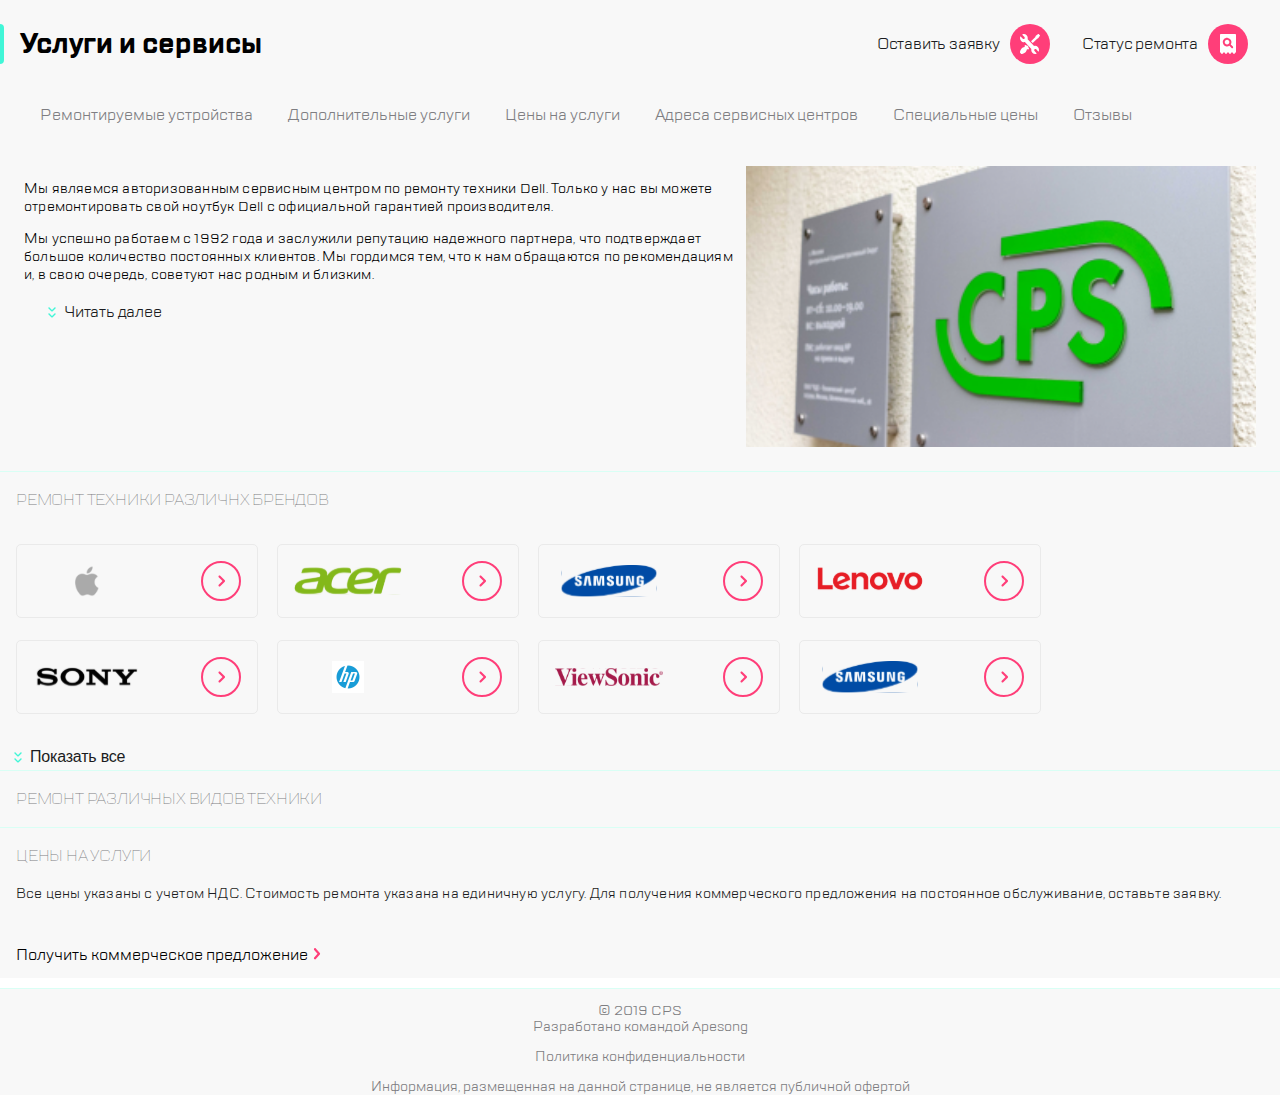
<file: index.html>
<!DOCTYPE html>
<html>
    <head>
        <meta charset="utf-8">
        <meta name = "viewport" content="width=device-width", initial-scale = 1>
        <link rel="stylesheet" href="https://cdn.jsdelivr.net/npm/swiper@10/swiper-bundle.min.css" />
        <link rel="stylesheet" href="style.css">
        <link rel="stylesheet" href="fonts/TTLakes/stylesheet.css">
        <title>1.3</title>
    </head>
    <body>
        <nav class = "navigation">     
                <div class="navigation__menu navigation__button">
                    <img class = "navigation__icon" src = "img/icon.svg" alt="main page">
                </div>
                <a class = "navigation_logo">
                    <img class = "navigation__icon" src="img/Group.svg" alt = "main-page">
                </a>
                <div class = "navigation__divider"></div>
                <div class = "navigation__call navigation__button">
                    <img class = "navigation__icon" src = "img/icon_call.svg" alt = "to_call">
                </div> 
                <div class = "navigation__chat navigation__button">
                    <img class = "navigation__icon" src = "img/icon_chat.svg">
                </div> 
                <div class = "navigation__profile navigation__button">
                    <img class = "navigation__icon" src = "img/icon_profile.svg">
                </div> 
        
                <div class = "navigation__repair navigation__button"> 
                    <img class = "navigation__icon" src = "img/icon_repair.svg" alt = "reapir-info">
                </div>
                <div class = "navigation__checkstatus navigation__button">
                    <img class = "navigation__icon" src = "img/icon_checkstatus.svg" alt = "checkstatus-info">
                </div>           
        </nav>
        <nav class = navigation768>
            <div class = "navigation768_leftside">
                <div class="navigation__menu navigation__button">
                    <img class = "navigation__icon" src = "img/icon.svg" alt="main page">
                </div>
                <a class = "navigation_logo">
                    <img class = "navigation__icon" src="img/Group.svg" alt = "main-page">
                </a>
                <div class = "navigation__divider"> </div>
            </div>
            <div class = "navigation768_rightside">
                <div class = "navigation__call navigation__button">
                    <img class = "navigation__icon" src = "img/icon_call.svg" alt = "to_call">
                </div> 
                <div class = "navigation__chat navigation__button">
                    <img class = "navigation__icon" src = "img/icon_chat.svg">
                </div> 
                <div class = "navigation__profile navigation__button">
                    <img class = "navigation__icon" src = "img/icon_profile.svg">
                </div> 
                <div class = "navigation__divider"></div>
                <div class = "navigation__repair navigation__button"> 
                    <img class = "navigation__icon" src = "img/icon_repair.svg" alt = "reapir-info">
                </div>
                <div class = "navigation__checkstatus navigation__button">
                    <img class = "navigation__icon" src = "img/icon_checkstatus.svg" alt = "checkstatus-info">
                </div> 
            </div>
        </nav>
        <main class = "main">
            <div class = "main__header">
                <p class = "main__title">
                    Услуги и сервисы
                </p>
                <nav class = "main__header-navigator">
                    <a href = "#" class = "main__header-navigator-1120">
                        <p class = "item_alt">Оставить заявку</p>
                        <div class = "navigation__repair navigation__button"> 
                            <img class = "navigation__icon" src = "img/icon_repair.svg" alt = "reapir-info">
                        </div>
                    </a>
                    <a href = "#" class = "main__header-navigator-1120">
                        <p class = "item_alt">Статус ремонта</p>
                        <div class = "navigation__checkstatus navigation__button">
                            <img class = "navigation__icon" src = "img/icon_checkstatus.svg" alt = "checkstatus-info">
                        </div>
                    </a>
                </nav>
            </div>
            <div class="scrollmenu">
                <a href="wc1.5/index.html">Ремонтируемые устройства</a>
                <a href="#ex_srvices">Дополнительные услуги</a>
                <a href="#prices">Цены на услуги</a>
                <a href="#contacts">Адреса сервисных центров</a>
                <a href="#spec_prices">Специальные цены</a>
                <a href="#feedback">Отзывы</a>
            </div>
            <section class = "readmore">
                <article>
                    <p class = "readmore__title">Мы являемся авторизованным
                        сервисным центром по ремонту техники 
                        Dell. Только у нас вы можете
                        отремонтировать свой ноутбук Dell с 
                        официальной гарантией производителя.
                    </p>
                    <p class = "readmore__title2">
                        Мы успешно работаем с 1992 года и заслужили репутацию надежного 
                        партнера<span class = "readmore__title2-second-part">, что подтверждает большое количество постоянных клиентов. 
                        Мы гордимся тем, что к нам обращаются по рекомендациям и, в свою 
                        очередь, советуют нас родным и близким.</span>
                    </p>
                    <p class = "readmore__go-far-button">Читать далее</p>
                </article>
                <img class = "readmore__office-info-picture" src = "img/picture1.png" alt = "office_info">
            </section>
            <div class = "services-menu">
                <header class = "services-menu__header">
                    <h1>Ремонт техники различнх брендов</h1>
                </header>
                <div class = "swiper">
                    <div class = "swiper-wrapper">
                        <div class = "swiper-slide">
                            <img class = "brand_logo" src = "img/apple_logo.svg">
                            <img class = "goBtn_logo" src = "img/go_logo.svg">
                        </div>
                        <div class = "swiper-slide">
                            <img class = "brand_logo" src = "img/acer_logo.svg">
                            <img class = "goBtn_logo" src = "img/go_logo.svg">
                        </div>
                        <div class = "swiper-slide">
                            <img class = "brand_logo" src = "img/samsung_logo.svg">
                            <img class = "goBtn_logo" src = "img/go_logo.svg">
                        </div>
                        <div class = "swiper-slide">
                            <img class = "brand_logo" src = "img/lenovo_logo.svg">
                            <img class = "goBtn_logo" src = "img/go_logo.svg">
                        </div>
                    </div>
                    <div class="swiper-pagination"></div>
                </div>
                <div class = "services-menu">
                    <div class = "brand_select">
                        <img class = "brand_logo" src = "img/apple_logo.svg">
                        <img class = "goBtn_logo" src = "img/go_logo.svg">
                    </div>
                    <div class = "brand_select">
                        <img class = "brand_logo" src = "img/acer_logo.svg">
                        <img class = "goBtn_logo" src = "img/go_logo.svg">
                    </div>
                    <div class = "brand_select">
                        <img class = "brand_logo" src = "img/samsung_logo.svg">
                        <img class = "goBtn_logo" src = "img/go_logo.svg">
                    </div>
                    <div class = "brand_select">
                        <img class = "brand_logo" src = "img/lenovo_logo.svg">
                        <img class = "goBtn_logo" src = "img/go_logo.svg">
                    </div>
                    <div class = "brand_select">
                        <img class = "brand_logo" src = "img/sony_logo.svg">
                        <img class = "goBtn_logo" src = "img/go_logo.svg"> 
                    </div>
                    <div class = "brand_select">
                        <img class = "brand_logo" src = "img/hp_logo.svg">
                        <img class = "goBtn_logo" src = "img/go_logo.svg">
                    </div>
                    <div class = "brand_select">
                        <img class = "brand_logo" src = "img/viewsonic_logo.svg">
                        <img class = "goBtn_logo" src = "img/go_logo.svg">
                    </div>
                    <div class = "brand_select">
                        <img class = "brand_logo" src = "img/samsung_logo.svg">
                        <img class = "goBtn_logo" src = "img/go_logo.svg">
                    </div>
                    <div class = "brand_select">
                        <img class = "brand_logo" src = "img/sony_logo.svg">
                        <img class = "goBtn_logo" src = "img/go_logo.svg">
                    </div>
                    <div class = "brand_select">
                        <img class = "brand_logo" src = "img/acer_logo.svg">
                        <img class = "goBtn_logo" src = "img/go_logo.svg">
                    </div>
                    <div class = "brand_select">
                        <img class = "brand_logo" src = "img/apple_logo.svg">
                        <img class = "goBtn_logo" src = "img/go_logo.svg">
                    </div>
                    <button type= "button" class = "button">
                        <span class = "extra-item__visiable">Показать все</span>
                    </button>
                </div>
            </div>
            <div class = "repair-menu">
                <header class = "repair-menu__header services-menu__header">
                    <h1>Ремонт различных видов техники</h1>
                </header>
                <div class = "swiper swiper__repair">
                    <div class="swiper-wrapper">
                        <div class="swiper-slide repair-menu__slide">
                            <span class = "repair-menu__slide__header">Ремонт ноутбуков</span>
                            <img class = "repair-menu__slide__goBtn_logo" src = "img/go_logo.svg">
                        </div>
                        <div class="swiper-slide repair-menu__slide">
                            <span class = "repair-menu__slide__header">Ремонт планшетов</span>
                            <img class = "repair-menu__slide__goBtn_logo" src = "img/go_logo.svg">
                        </div>
                        <div class="swiper-slide repair-menu__slide">
                            <span class = "repair-menu__slide__header">Ремонт ПК</span>
                            <img class = "repair-menu__slide__goBtn_logo" src = "img/go_logo.svg">
                        </div>
                        <div class="swiper-slide repair-menu__slide">
                            <span class = "repair-menu__slide__header">Ремонт Мониторов</span>
                            <img class = "repair-menu__slide__goBtn_logo" src = "img/go_logo.svg">
                        </div>
                    </div>
                    <div class="swiper-pagination"></div>               
                </div>
            </div>
            <div class = "prices-menu">
                <header class = "prices-menu__header services-menu__header">
                    <h1>Цены на услуги</h1>
                </header>
                <div class = "swiper swiper__prices">
                    <div class="swiper-wrapper">
                        <div class="swiper-slide prices-menu__slide">
                            <aside class = "prices-menu__slide__info">
                                <p class = "prices-menu__slide__info__title">Ремонтные услуги</p>
                                <p class = "prices-menu__slide__info__aside">Тестирование с выдачей<br>технического заключения</p>
                                <p class = "prices-menu__slide__info__title">Цена</p>
                                <p class = "prices-menu__slide__info__aside">Бесплатно</p>
                                <p class = "prices-menu__slide__info__title">Срок</p>
                                <p class = "prices-menu__slide__info__aside">30-120 мин</p>
                            </aside>
                            <img src = "img/order_button.svg"class = "order_button" alt = "order"> 
                        </div>
                        <div class="swiper-slide prices-menu__slide">
                            <aside class = "prices-menu__slide__info">
                                <p class = "prices-menu__slide__info__title">Ремонтные услуги</p>
                                <p class = "prices-menu__slide__info__aside">Тестирование с выдачей<br>технического заключения</p>
                                <p class = "prices-menu__slide__info__title">Цена</p>
                                <p class = "prices-menu__slide__info__aside">Бесплатно</p>
                                <p class = "prices-menu__slide__info__title">Срок</p>
                                <p class = "prices-menu__slide__info__aside">30-120 мин</p>
                            </aside>
                            <img src = "img/order_button.svg"class = "order_button" alt = "order"> 
                        </div>
                        <div class="swiper-slide prices-menu__slide">
                            <aside class = "prices-menu__slide__info">
                                <p class = "prices-menu__slide__info__title">Ремонтные услуги</p>
                                <p class = "prices-menu__slide__info__aside">Тестирование с выдачей<br>технического заключения</p>
                                <p class = "prices-menu__slide__info__title">Цена</p>
                                <p class = "prices-menu__slide__info__aside">Бесплатно</p>
                                <p class = "prices-menu__slide__info__title">Срок</p>
                                <p class = "prices-menu__slide__info__aside">30-120 мин</p>
                            </aside>
                            <img src = "img/order_button.svg"class = "order_button" alt = "order"> 
                        </div>
                        <div class="swiper-slide prices-menu__slide">
                            <aside class = "prices-menu__slide__info">
                                <p class = "prices-menu__slide__info__title">Ремонтные услуги</p>
                                <p class = "prices-menu__slide__info__aside">Тестирование с выдачей<br>технического заключения</p>
                                <p class = "prices-menu__slide__info__title">Цена</p>
                                <p class = "prices-menu__slide__info__aside">Бесплатно</p>
                                <p class = "prices-menu__slide__info__title">Срок</p>
                                <p class = "prices-menu__slide__info__aside">30-120 мин</p>
                            </aside>
                            <img src = "img/order_button.svg"class = "order_button" alt = "order"> 
                        </div>
                    </div>
                    <div class="swiper-pagination"></div>            
                </div>
                <aside class = "prices-menu__aside">Все цены указаны с учетом НДС.
                    Стоимость ремонта указана на единичную услугу. 
                    Для получения коммерческого предложения на постоянное
                     обслуживание, оставьте заявку.
                </aside>
                <p class = "prices-menu__offer">Получить коммерческое предложение</p>  
            </div>
            <script src="https://cdn.jsdelivr.net/npm/swiper@10/swiper-bundle.min.js"></script>
            <script src = "script.js"></script>
         </main>
         <footer class = "footer">
            <p>© 2019 CPS<br>Разработано командой Apesong</p>
            <p>Политика конфиденциальности</p>
            <p>Информация, размещенная на данной странице,
            не является публичной офертой</p>
         </footer>
    </body>
</html>
</file>
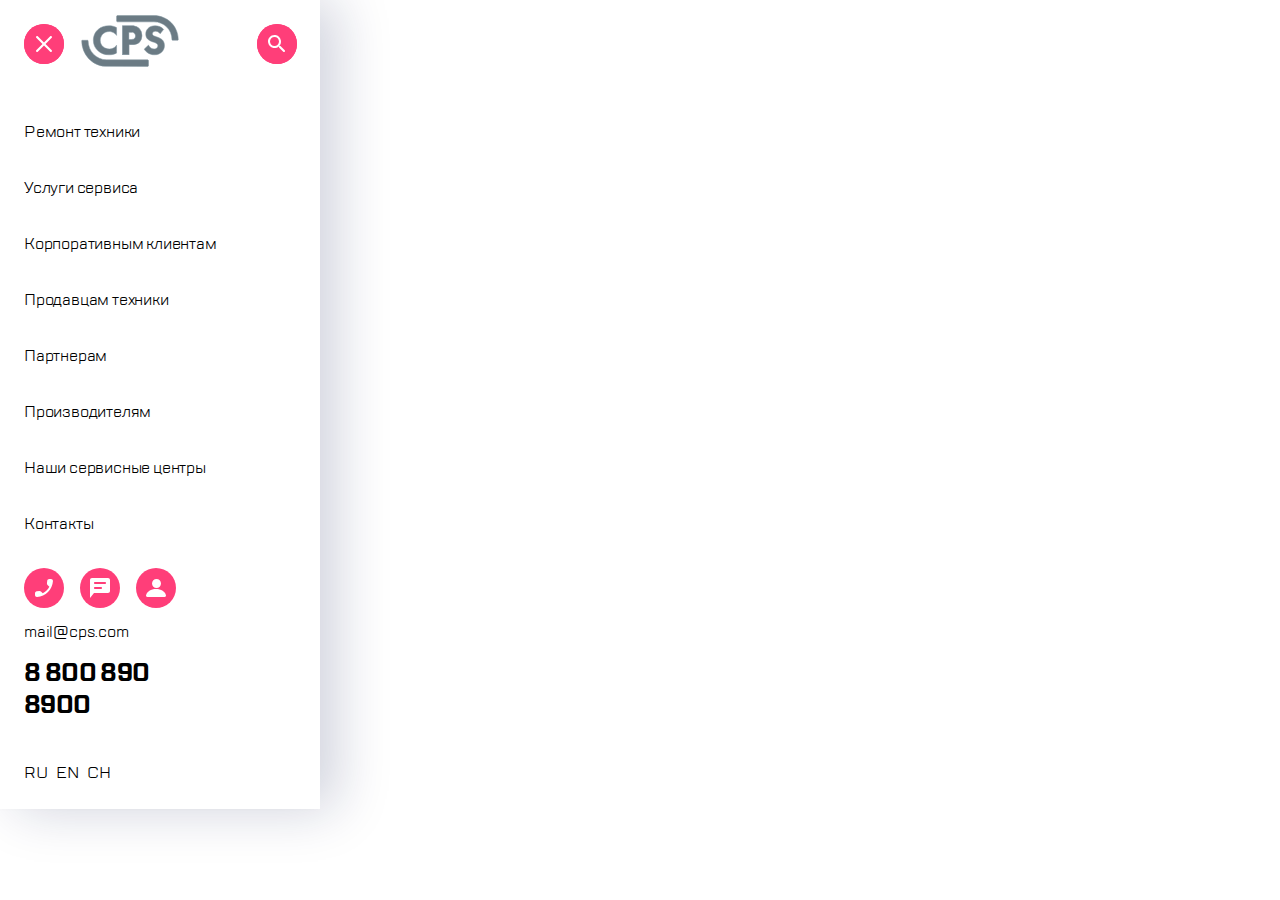
<file: wc1.4/index.html>
<!DOCTYPE html>
<html>
    <head>
        <meta charset="utf-8">
        <link rel = "stylesheet" href = "style.css">
        <link rel = "stylesheet" href = "fonts/TTLakes/stylesheet.css">
        <title>1.4</title>
    </head>
    <body>
        <div class = "mobile_menu">
            <header class = "mobile_menu-header">
                <div class="mobile_menu-header-close_button navigation__button">
                    <img class = "navigation__icon" src = "img/icon_close.svg" alt="main page">
                </div>
                <a class = "mobile_menu-header-logo">
                    <img class = "navigation__icon" src="img/Group.svg" alt = "main-page">
                </a>
                <div class = "mobile_menu-header-search_button navigation__button">
                    <img class = "navigation__icon" src = "img/icon_search.svg" alt = "checkstatus-info">
                </div>  
            </header>
            <div class = "mobile_menu-main">
                <nav class = "mobile_menu-main-navigation">
                    <!--ch1 - псевдоэлемент для active ссылки-->
                    <a class = "mobile_menu-main-navigation-choice ch1" href = "#">Ремонт техники</a>
                    <a class = "mobile_menu-main-navigation-choice" href = "#">Услуги сервиса</a>
                    <a class = "mobile_menu-main-navigation-choice" href = "#">Корпоративным клиентам</a>
                    <a class = "mobile_menu-main-navigation-choice" href = "#">Продавцам техники</a>
                    <a class = "mobile_menu-main-navigation-choice" href = "#">Партнерам</a>
                    <a class = "mobile_menu-main-navigation-choice" href = "#">Производителям</a>
                    <a class = "mobile_menu-main-navigation-choice" href = "#">Наши сервисные центры</a>
                    <a class = "mobile_menu-main-navigation-choice" href = "#">Контакты</a>

                </nav>
                <div class = "mobile_menu-main-footer">
                    <div class = "mobile_menu-main-footer-menu">
                        <a class = "navigation__button">
                            <img class = "navigation__icon" src="img/icon_call.svg" alt = "main-page">
                        </a>
                        <a class = "navigation__button">
                            <img class = "navigation__icon" src="img/icon_chat.svg" alt = "main-page">
                        </a>
                        <a class = "navigation__button">
                            <img class = "navigation__icon" src="img/icon_profile.svg" alt = "main-page">
                        </a>
                    </div>
                    <a href="mailto:mail@cps.com"  class = "mailto">mail@cps.com</a>
                    <a href = "tell:88008908900" class = "tellto"><b>8 800 890 8900</b></a>
                </div>
            </div>
            <footer class = "mobile_menu-footer">
                <a href = "#">RU</a>
                <a href = "#">EN</a>
                <a href = "#">CH</a>
            </div>
        </div>
    </body>
</html>
</file>
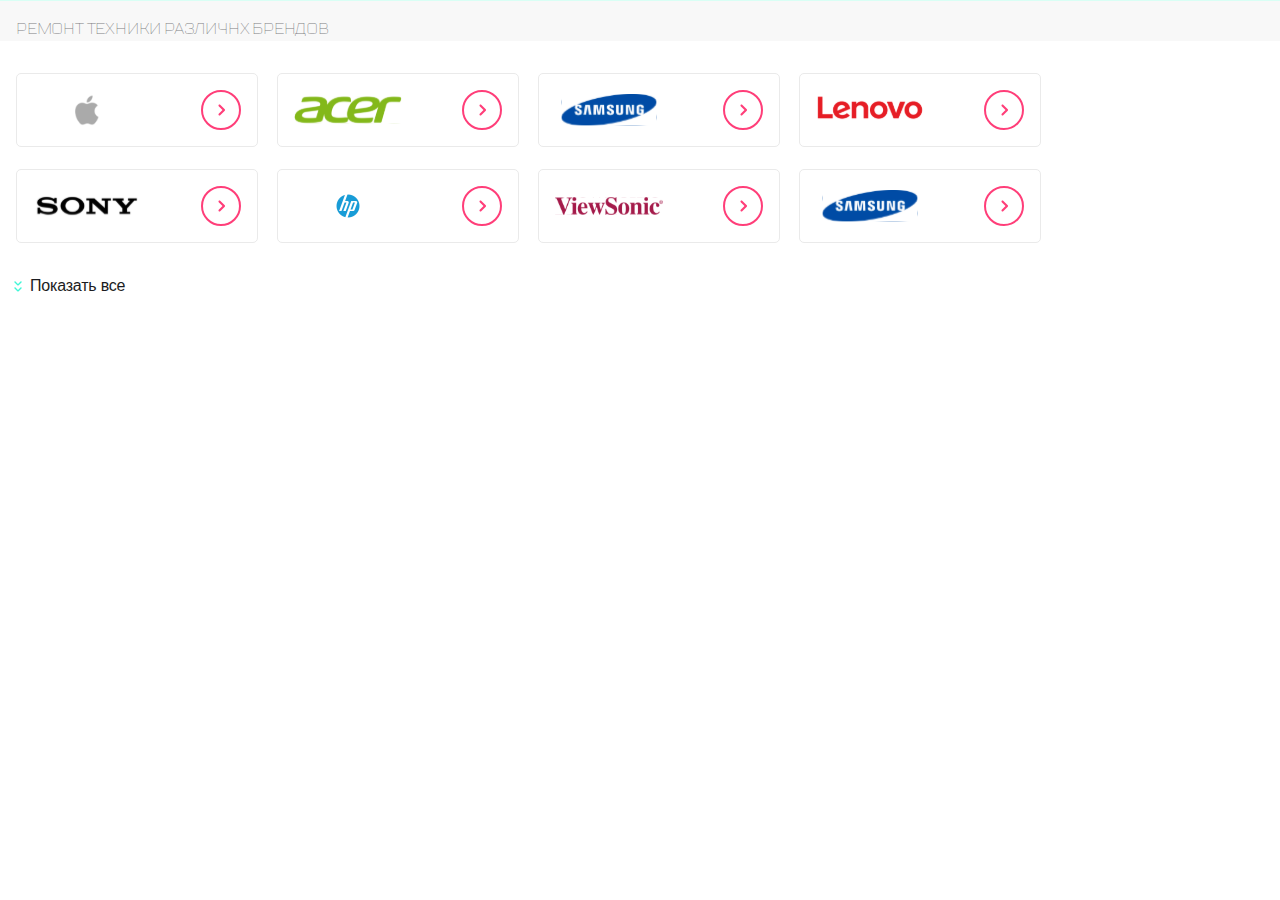
<file: wc1.5/index.html>
<!DOCTYPE html>
<html>
    <head>
        <meta charset="utf-8">
        <meta name = "viewport" content="width=device-width", initial-scale = 1>
        <link rel="stylesheet" href="https://cdn.jsdelivr.net/npm/swiper@10/swiper-bundle.min.css" />
        <link rel = "stylesheet" href = "style.css">
        <link rel = "stylesheet" href = "fonts/TTLakes/stylesheet.css">
        <title>1.5</title>
    </head>
    <body>
        <div class = "services-menu">
            <header class = "services-menu__header">
                <h1>Ремонт техники различнх брендов</h1>
            </header>
            <div class = "swiper">
                <div class = "swiper-wrapper">
                    <div class = "swiper-slide">
                        <img class = "brand_logo" src = "img/apple_logo.svg">
                        <img class = "goBtn_logo" src = "img/go_logo.svg">
                    </div>
                    <div class = "swiper-slide">
                        <img class = "brand_logo" src = "img/acer_logo.svg">
                        <img class = "goBtn_logo" src = "img/go_logo.svg">
                    </div>
                    <div class = "swiper-slide">
                        <img class = "brand_logo" src = "img/samsung_logo.svg">
                        <img class = "goBtn_logo" src = "img/go_logo.svg">
                    </div>
                    <div class = "swiper-slide">
                        <img class = "brand_logo" src = "img/lenovo_logo.svg">
                        <img class = "goBtn_logo" src = "img/go_logo.svg">
                    </div>
                </div>
                <div class="swiper-pagination"></div>
            </div>
            <div class = "services-menu__main">
                <div class = "brand_select">
                    <img class = "brand_logo" src = "img/apple_logo.svg">
                    <img class = "goBtn_logo" src = "img/go_logo.svg">
                </div>
                <div class = "brand_select">
                    <img class = "brand_logo" src = "img/acer_logo.svg">
                    <img class = "goBtn_logo" src = "img/go_logo.svg">
                </div>
                <div class = "brand_select">
                    <img class = "brand_logo" src = "img/samsung_logo.svg">
                    <img class = "goBtn_logo" src = "img/go_logo.svg">
                </div>
                <div class = "brand_select">
                    <img class = "brand_logo" src = "img/lenovo_logo.svg">
                    <img class = "goBtn_logo" src = "img/go_logo.svg">
                </div>
                <div class = "brand_select">
                    <img class = "brand_logo" src = "img/sony_logo.svg">
                    <img class = "goBtn_logo" src = "img/go_logo.svg"> 
                </div>
                <div class = "brand_select">
                    <img class = "brand_logo" src = "img/hp_logo.svg">
                    <img class = "goBtn_logo" src = "img/go_logo.svg">
                </div>
                <div class = "brand_select">
                    <img class = "brand_logo" src = "img/viewsonic_logo.svg">
                    <img class = "goBtn_logo" src = "img/go_logo.svg">
                </div>
                <div class = "brand_select">
                    <img class = "brand_logo" src = "img/samsung_logo.svg">
                    <img class = "goBtn_logo" src = "img/go_logo.svg">
                </div>
                <div class = "brand_select">
                    <img class = "brand_logo" src = "img/sony_logo.svg">
                    <img class = "goBtn_logo" src = "img/go_logo.svg">
                </div>
                <div class = "brand_select">
                    <img class = "brand_logo" src = "img/acer_logo.svg">
                    <img class = "goBtn_logo" src = "img/go_logo.svg">
                </div>
                <div class = "brand_select">
                    <img class = "brand_logo" src = "img/apple_logo.svg">
                    <img class = "goBtn_logo" src = "img/go_logo.svg">
                </div>
                <button type= "button" class = "button">
                    <span class = "extra-item__visiable">Показать все</span>
                </button>
            </div>
        </div>
        <script src="https://cdn.jsdelivr.net/npm/swiper@10/swiper-bundle.min.js"></script>
        <script src = "script.js"></script>
    </body>
</html>
</file>
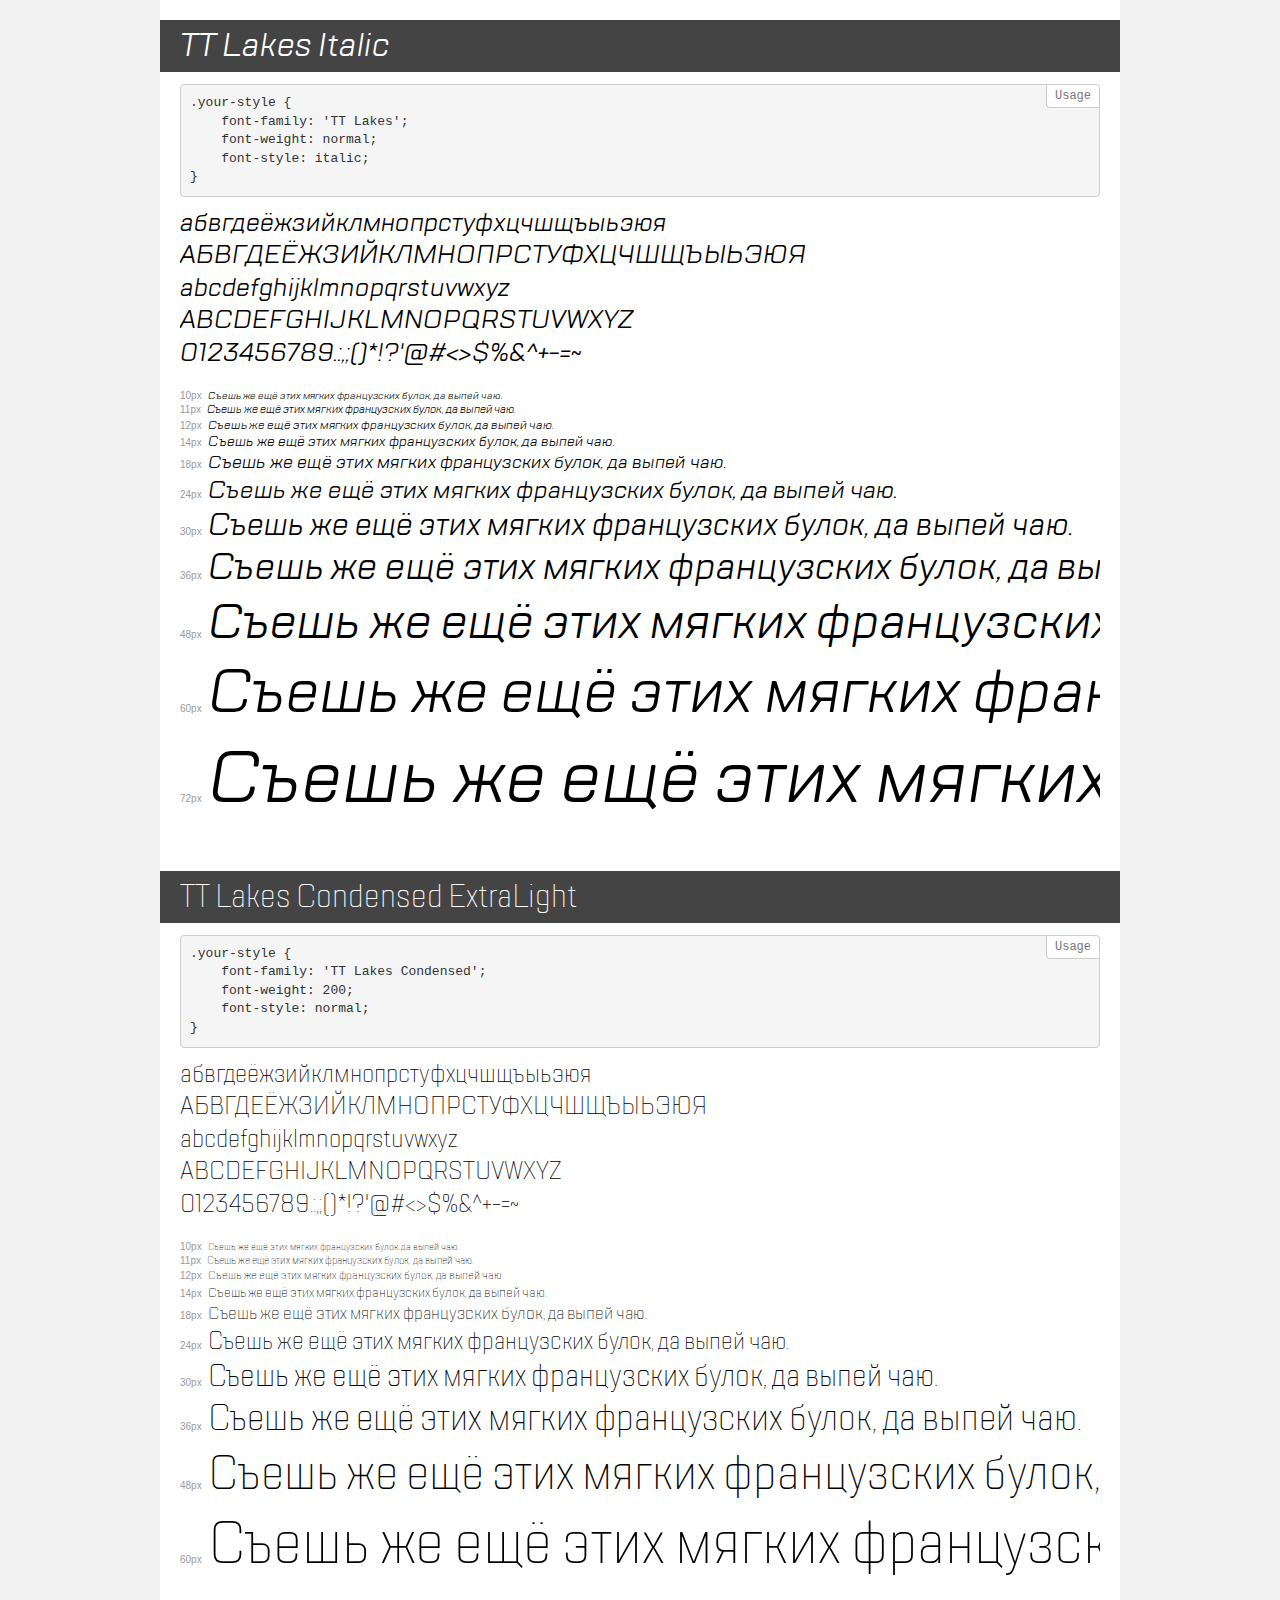
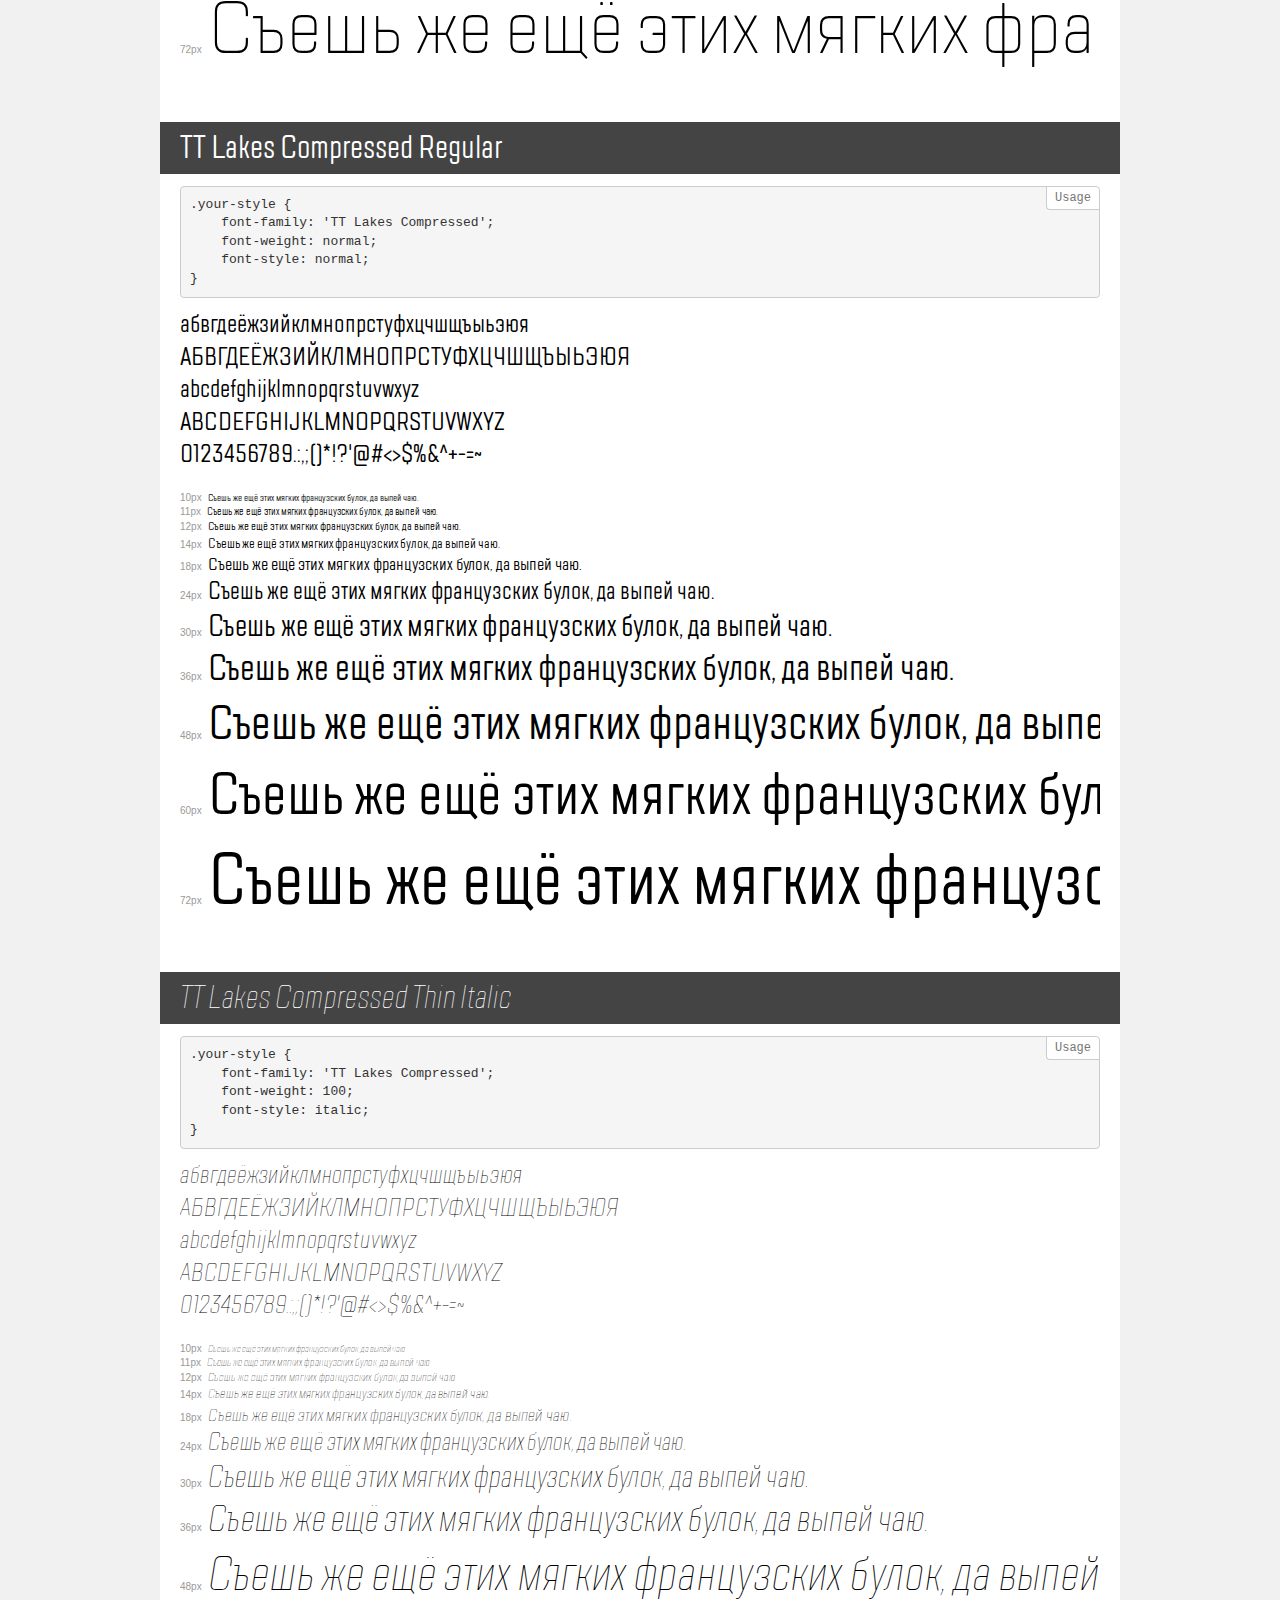
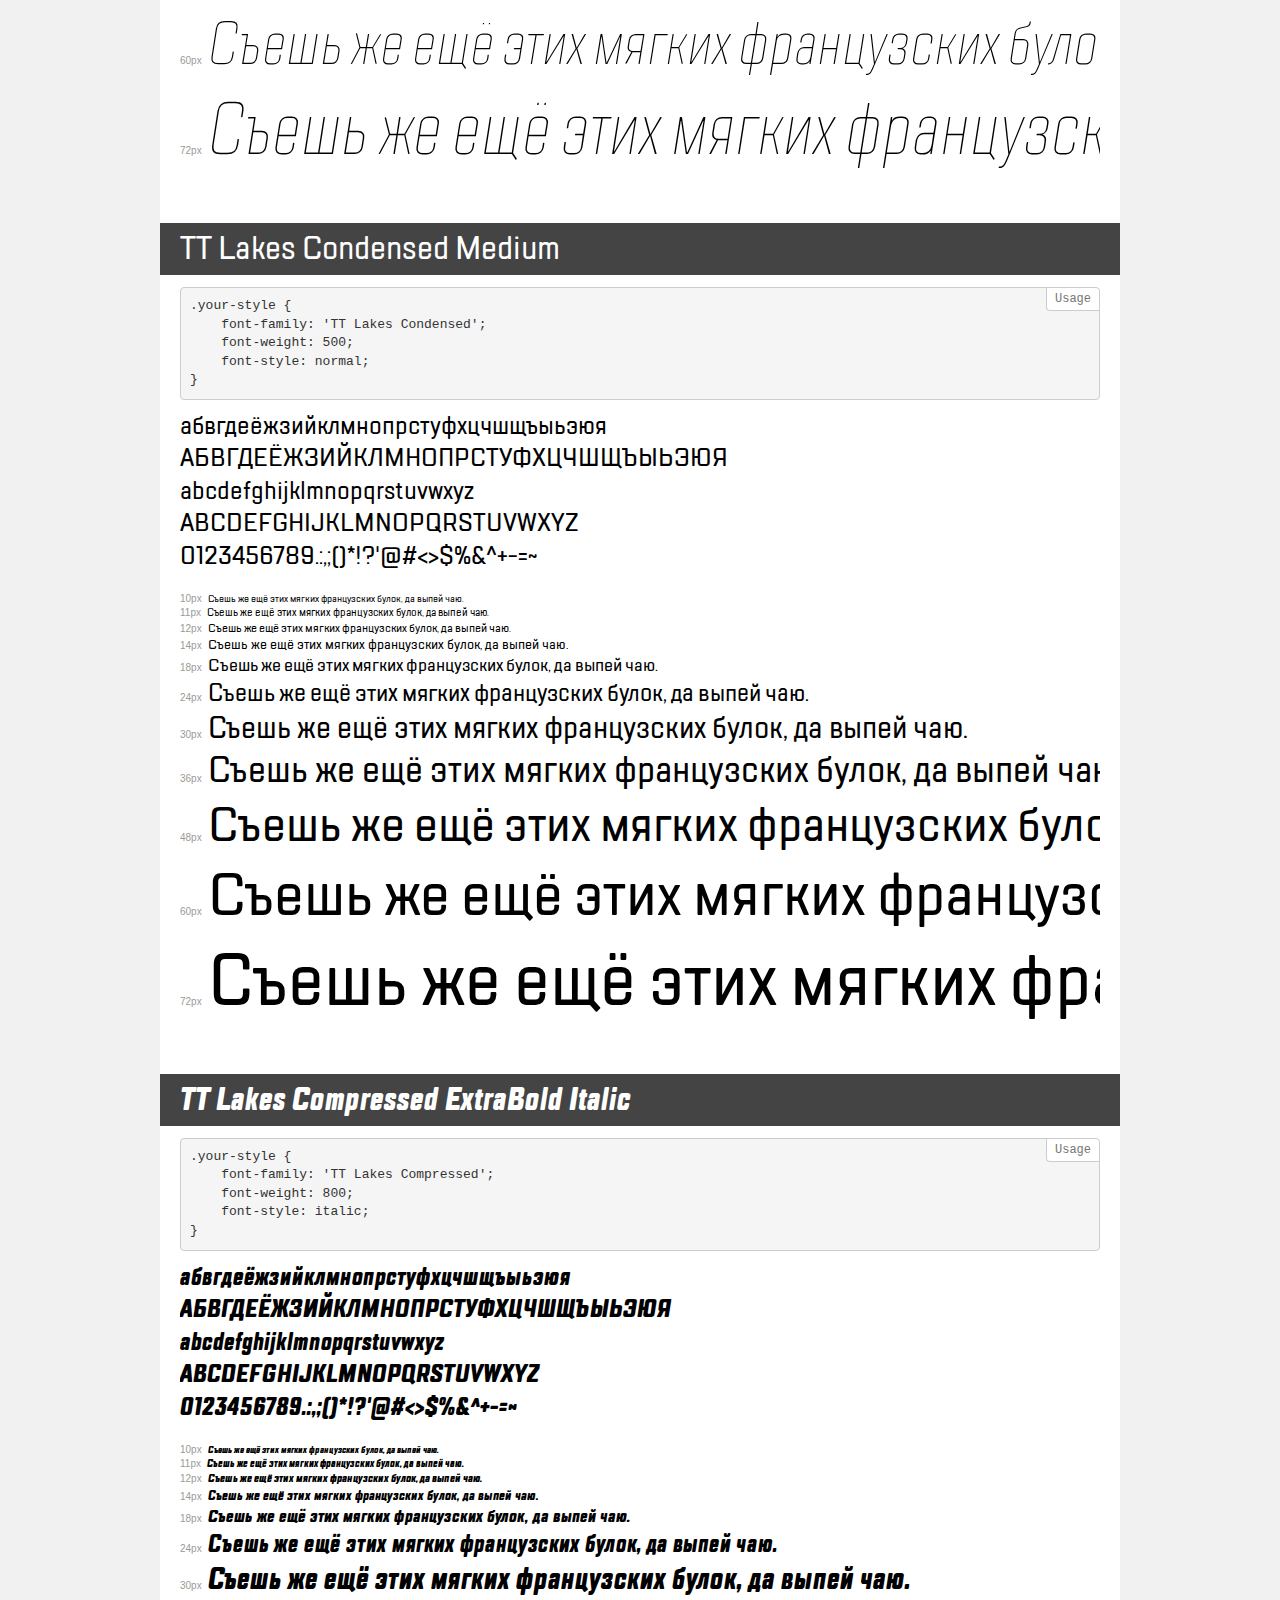
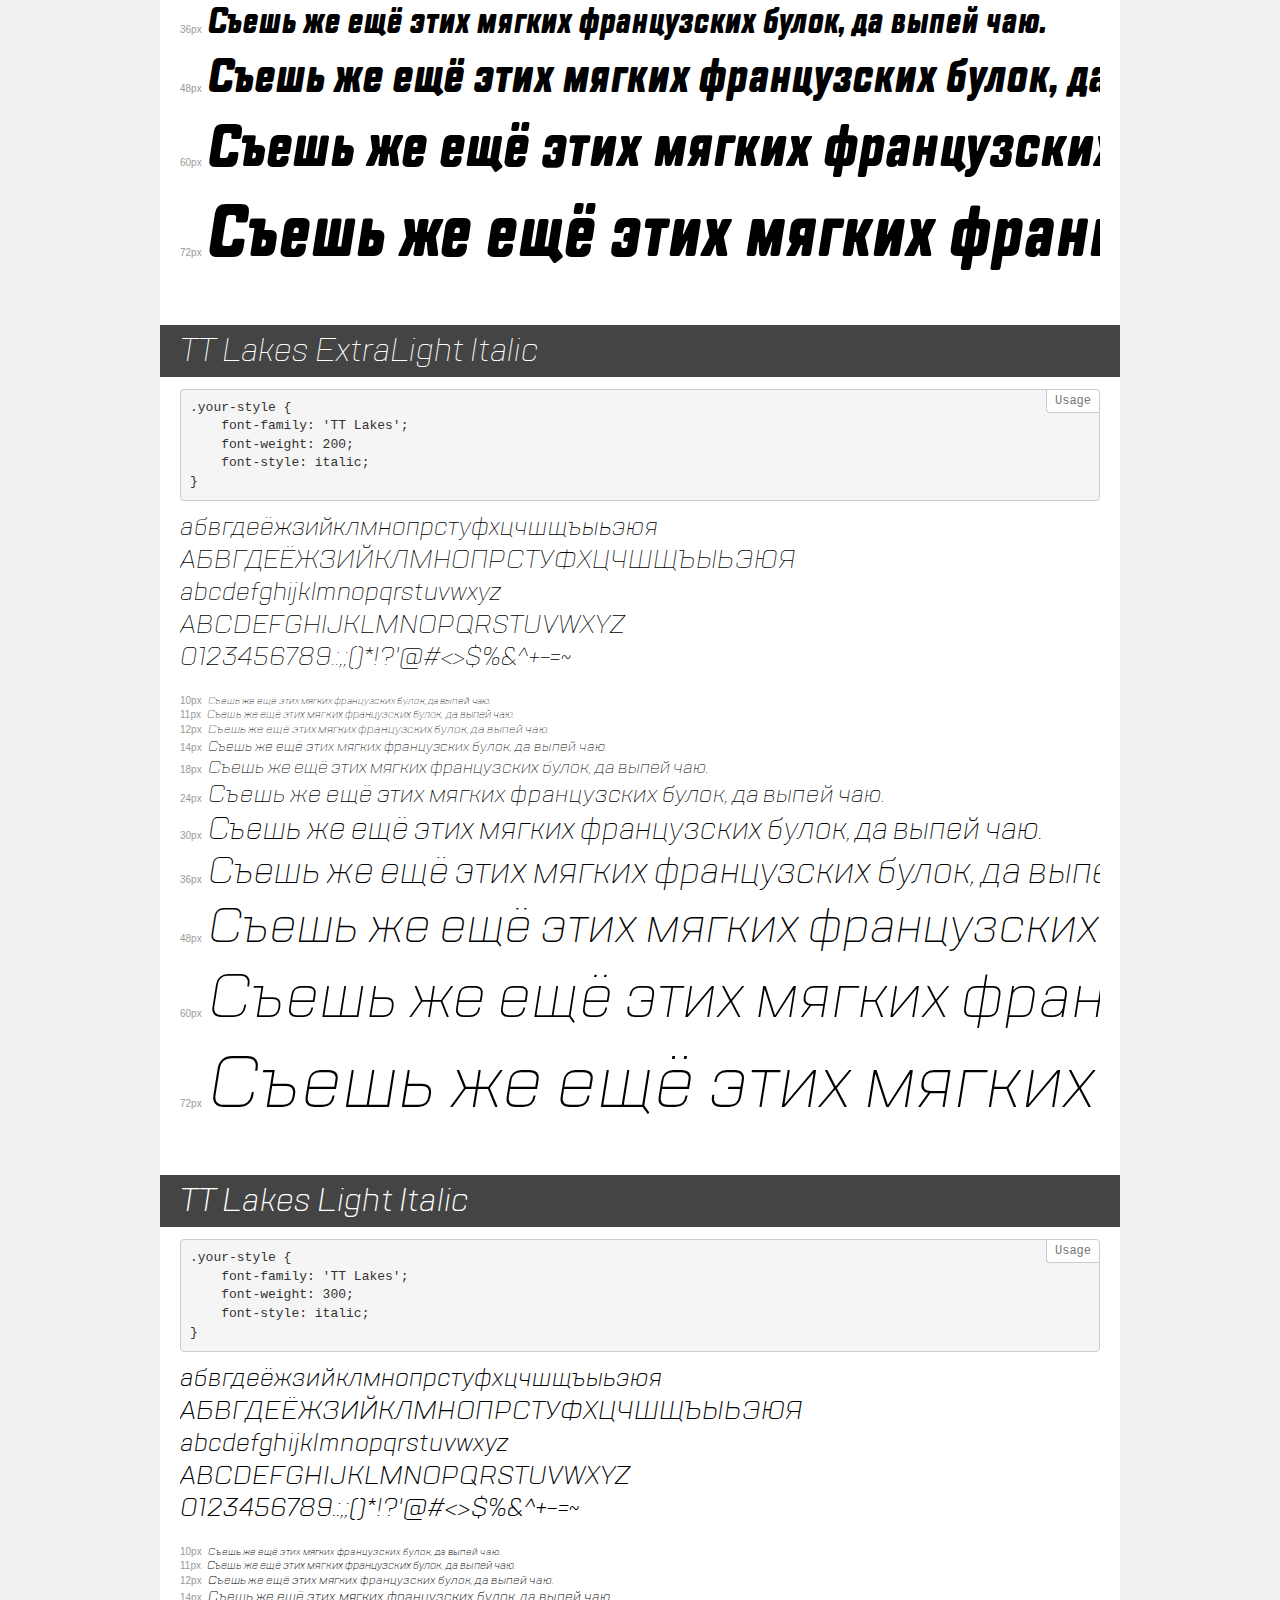
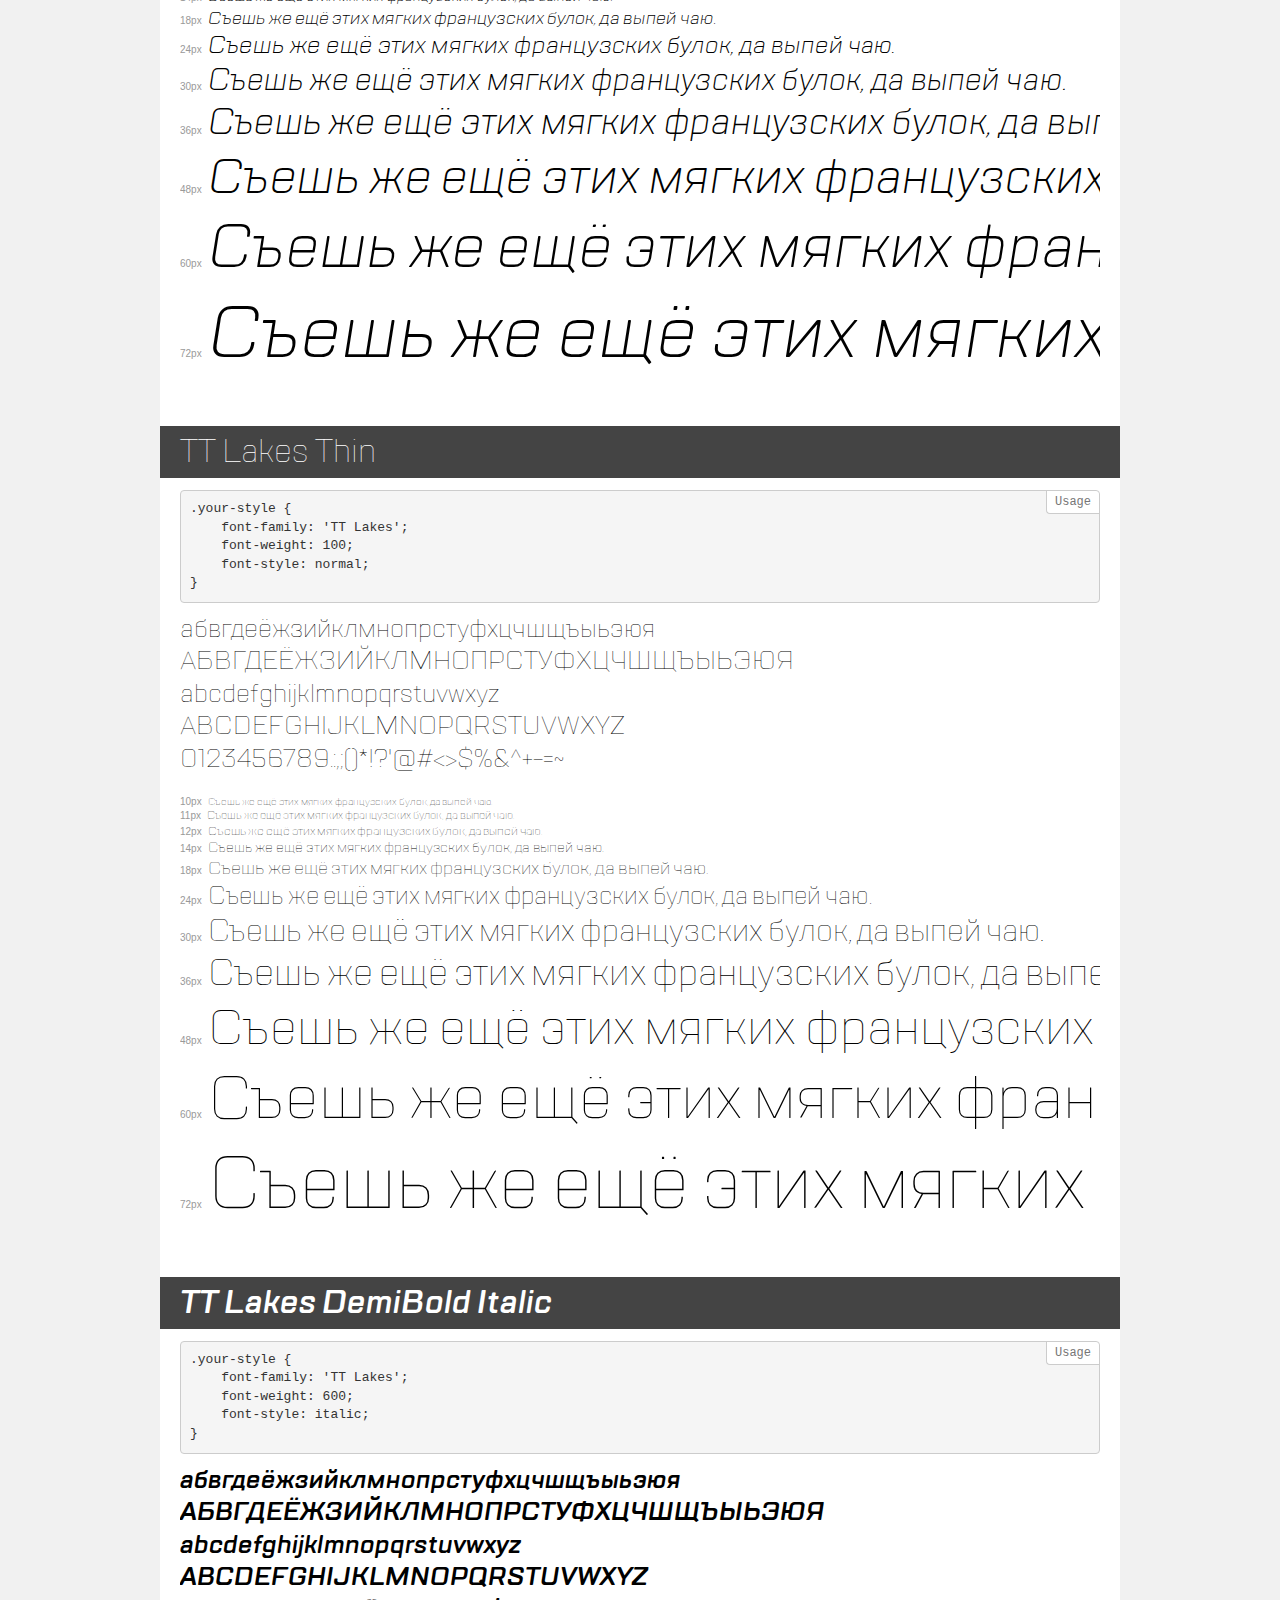
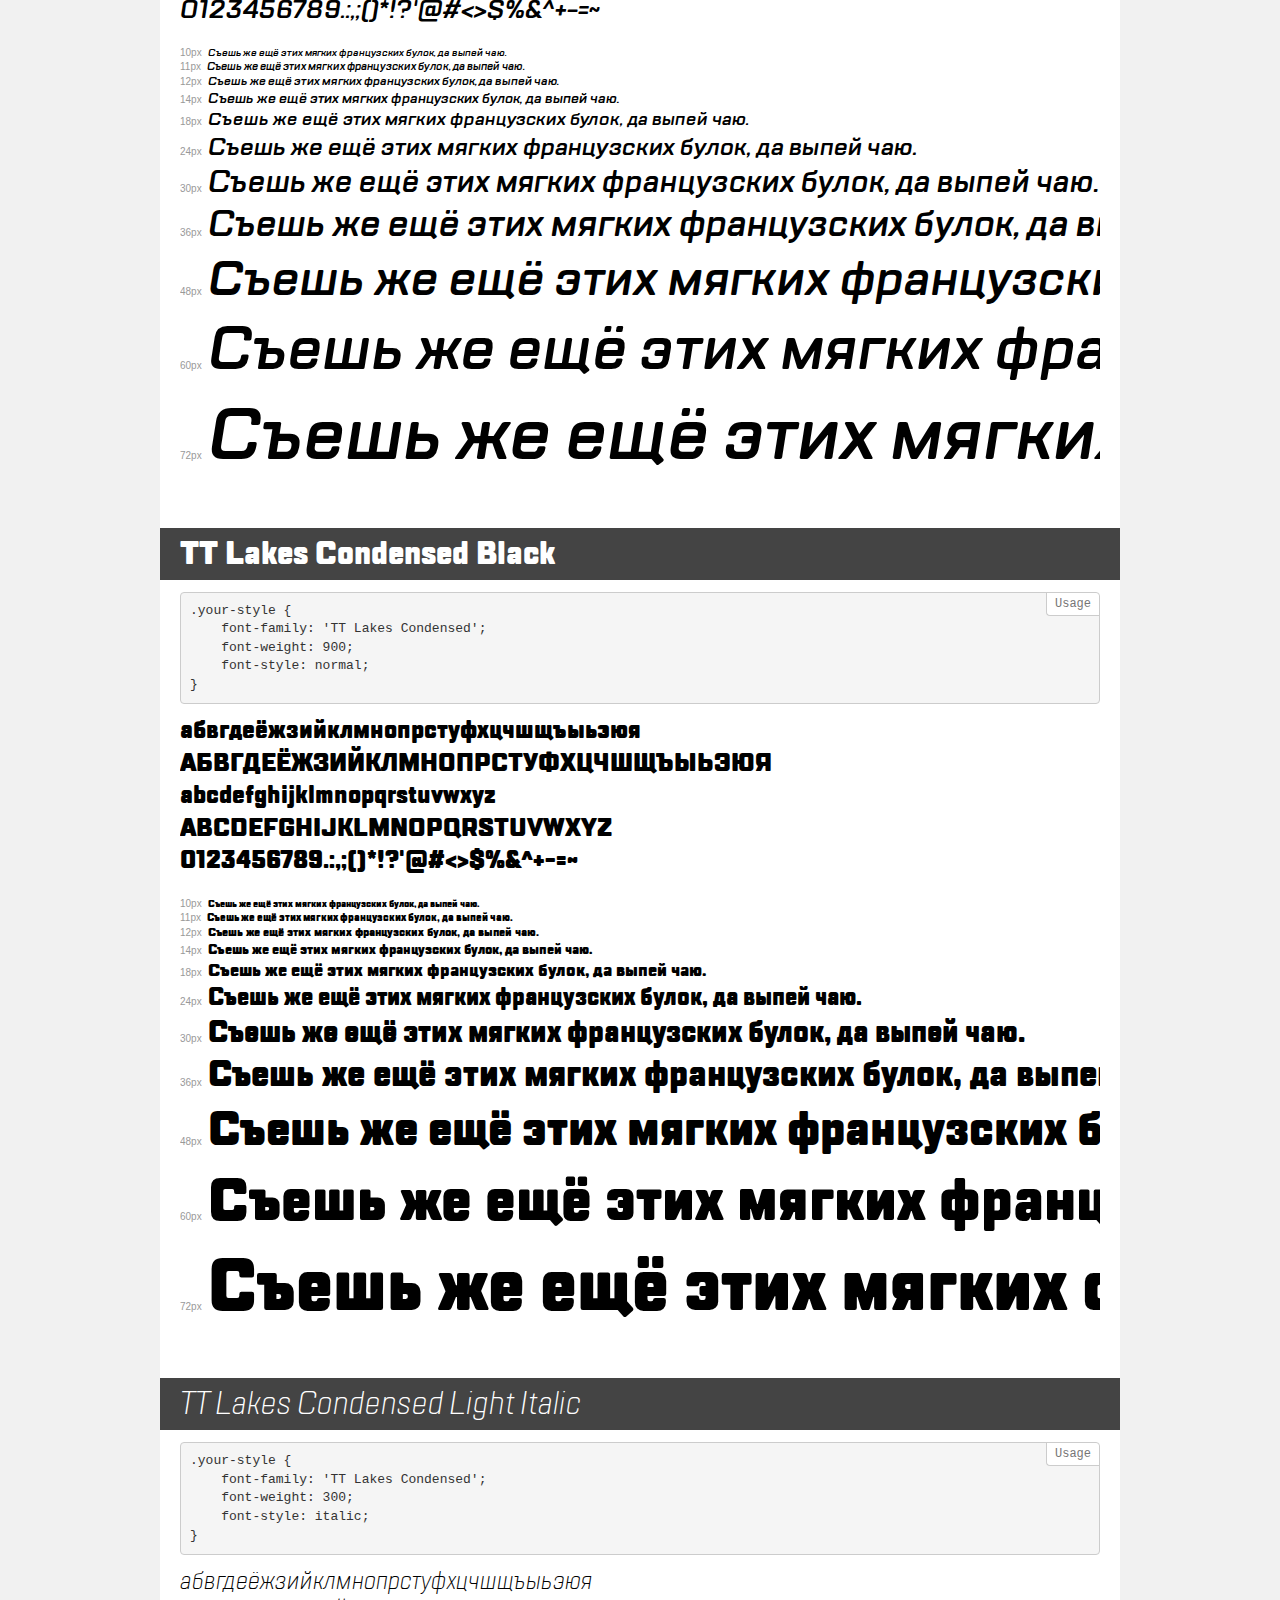
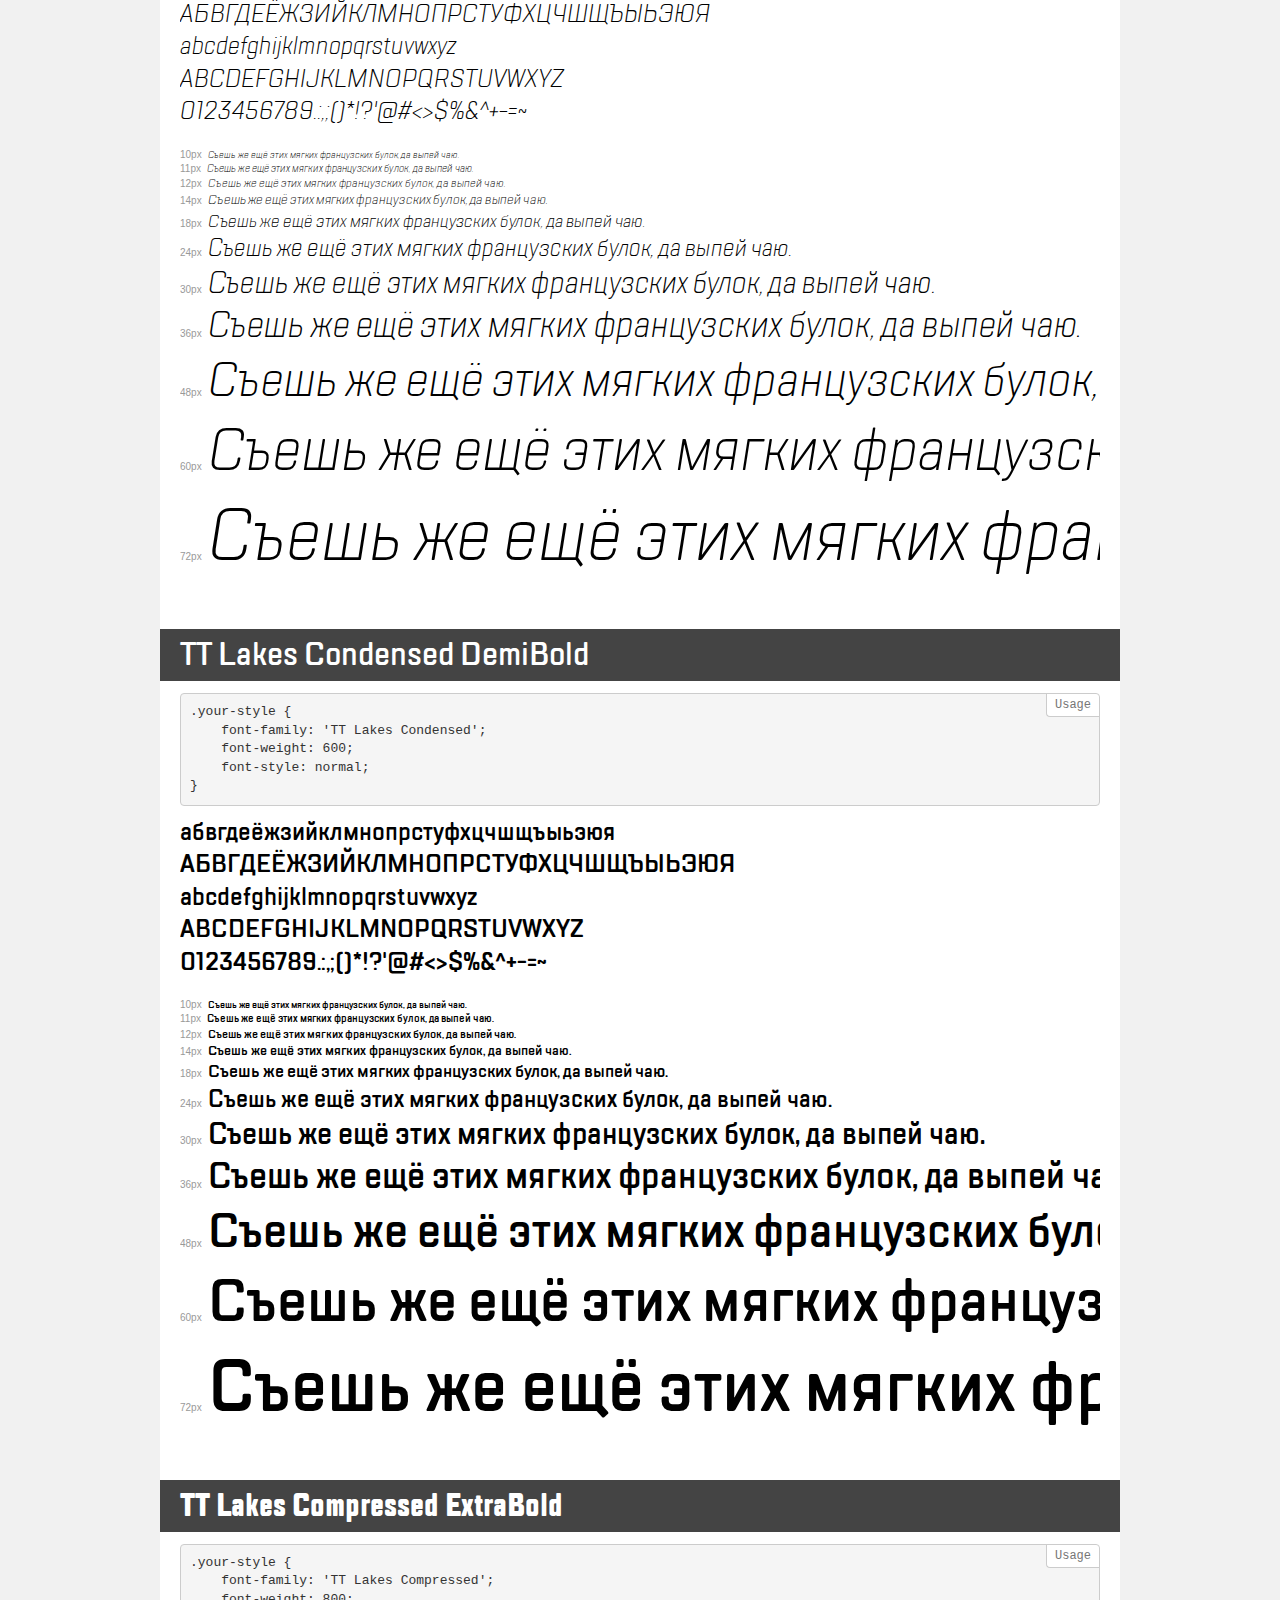
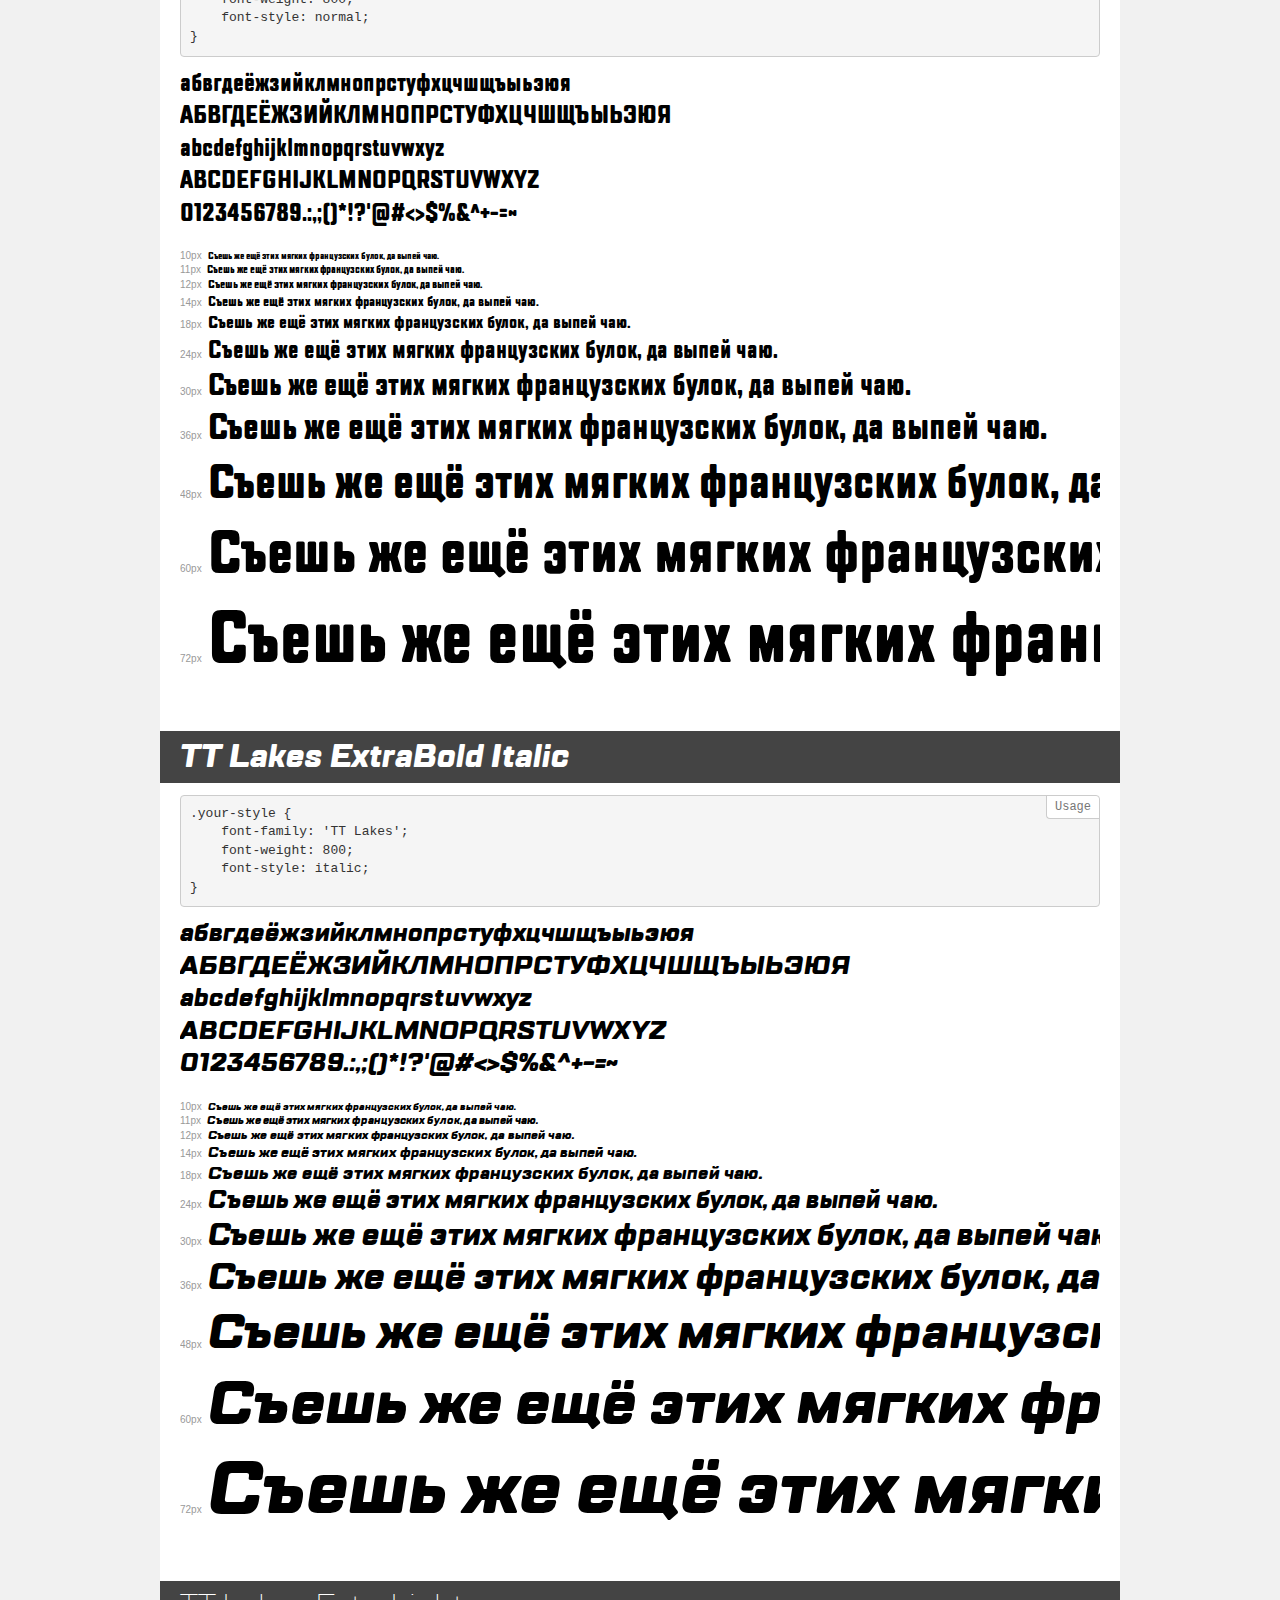
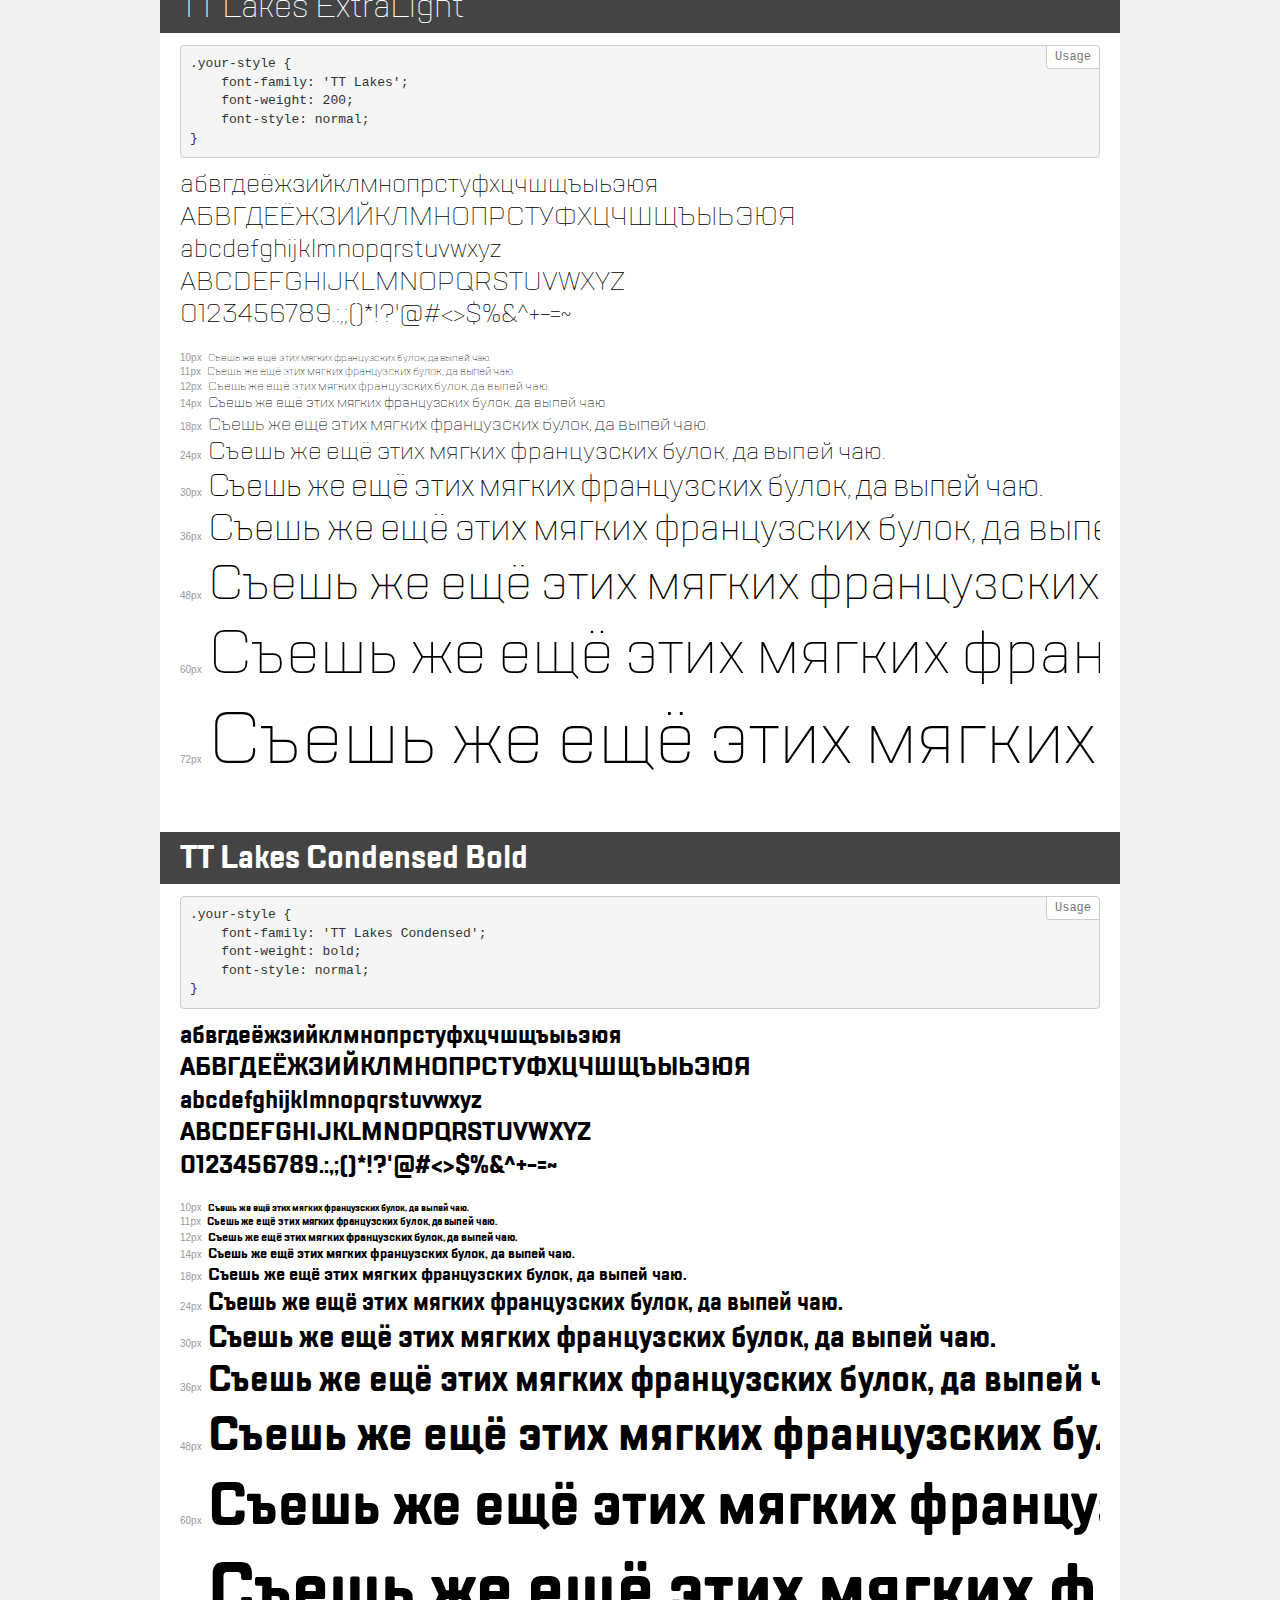
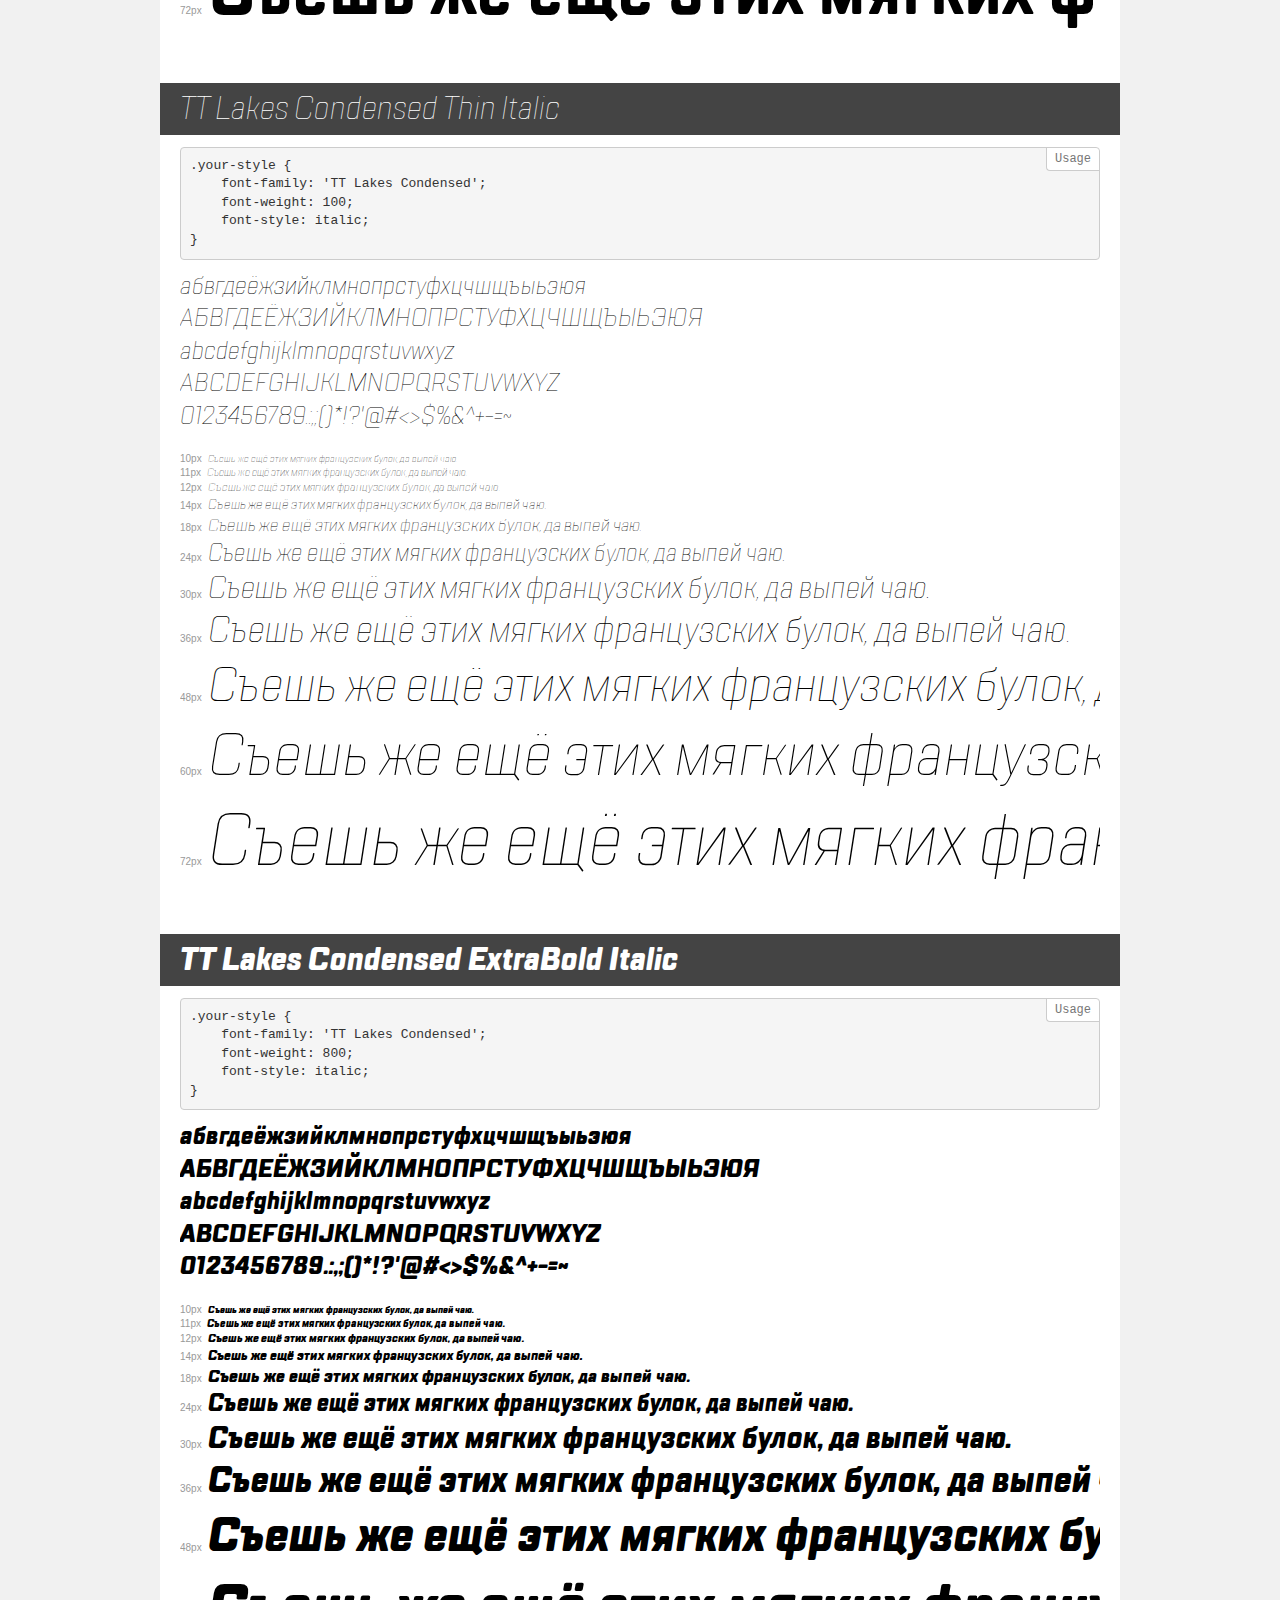
<file: fonts/TTLakes/demo.html>
<!DOCTYPE html>
<html>
<head>
    <meta charset="utf-8">
    <meta http-equiv="X-UA-Compatible" content="IE=edge">
    <meta name="viewport" content="width=device-width, initial-scale=1">
    <meta name="robots" content="noindex, noarchive">
    <meta name="format-detection" content="telephone=no">
    <title>Transfonter demo</title>
    <link href="stylesheet.css" rel="stylesheet">
    <style>
        /*
        http://meyerweb.com/eric/tools/css/reset/
        v2.0 | 20110126
        License: none (public domain)
        */
        html, body, div, span, applet, object, iframe,
        h1, h2, h3, h4, h5, h6, p, blockquote, pre,
        a, abbr, acronym, address, big, cite, code,
        del, dfn, em, img, ins, kbd, q, s, samp,
        small, strike, strong, sub, sup, tt, var,
        b, u, i, center,
        dl, dt, dd, ol, ul, li,
        fieldset, form, label, legend,
        table, caption, tbody, tfoot, thead, tr, th, td,
        article, aside, canvas, details, embed,
        figure, figcaption, footer, header, hgroup,
        menu, nav, output, ruby, section, summary,
        time, mark, audio, video {
            margin: 0;
            padding: 0;
            border: 0;
            font-size: 100%;
            font: inherit;
            vertical-align: baseline;
        }
        /* HTML5 display-role reset for older browsers */
        article, aside, details, figcaption, figure,
        footer, header, hgroup, menu, nav, section {
            display: block;
        }
        body {
            line-height: 1;
        }
        ol, ul {
            list-style: none;
        }
        blockquote, q {
            quotes: none;
        }
        blockquote:before, blockquote:after,
        q:before, q:after {
            content: '';
            content: none;
        }
        table {
            border-collapse: collapse;
            border-spacing: 0;
        }
        /* common styles */
        body {
            background: #f1f1f1;
            color: #000;
        }
        .page {
            background: #fff;
            width: 920px;
            margin: 0 auto;
            padding: 20px 20px 0 20px;
            overflow: hidden;
        }
        .font-container {
            overflow-x: auto;
            overflow-y: hidden;
            margin-bottom: 40px;
            line-height: 1.3;
            white-space: nowrap;
            padding-bottom: 5px;
        }
        h1 {
            position: relative;
            background: #444;
            font-size: 32px;
            color: #fff;
            padding: 10px 20px;
            margin: 0 -20px 12px -20px;
        }
        .letters {
            font-size: 25px;
            margin-bottom: 20px;
        }
        .s10:before {
            content: '10px';
        }
        .s11:before {
            content: '11px';
        }
        .s12:before {
            content: '12px';
        }
        .s14:before {
            content: '14px';
        }
        .s18:before {
            content: '18px';
        }
        .s24:before {
            content: '24px';
        }
        .s30:before {
            content: '30px';
        }
        .s36:before {
            content: '36px';
        }
        .s48:before {
            content: '48px';
        }
        .s60:before {
            content: '60px';
        }
        .s72:before {
            content: '72px';
        }
        .s10:before, .s11:before, .s12:before, .s14:before,
        .s18:before, .s24:before, .s30:before, .s36:before,
        .s48:before, .s60:before, .s72:before {
            font-family: Arial, sans-serif;
            font-size: 10px;
            font-weight: normal;
            font-style: normal;
            color: #999;
            padding-right: 6px;
        }
        pre {
            display: block;
            position: relative;
            padding: 9px;
            margin: 0 0 10px;
            font-family: Monaco, Menlo, Consolas, "Courier New", monospace !important;
            font-size: 13px;
            line-height: 1.428571429;
            color: #333;
            font-weight: normal !important;
            font-style: normal !important;
            background-color: #f5f5f5;
            border: 1px solid #ccc;
            overflow-x: auto;
            border-radius: 4px;
        }
        pre:after {
            display: block;
            position: absolute;
            right: 0;
            top: 0;
            content: 'Usage';
            line-height: 1;
            padding: 5px 8px;
            font-size: 12px;
            color: #767676;
            background-color: #fff;
            border: 1px solid #ccc;
            border-right: none;
            border-top: none;
            border-radius: 0 4px 0 4px;
            z-index: 10;
        }
        /* responsive */
        @media (max-width: 959px) {
            .page {
                width: auto;
                margin: 0;
            }
        }
    </style>
</head>
<body>
<div class="page">
    <div class="demo" style="font-family: 'TT Lakes'; font-weight: normal; font-style: italic;">
        <h1>TT Lakes Italic</h1>
        <pre>.your-style {
    font-family: 'TT Lakes';
    font-weight: normal;
    font-style: italic;
}</pre>
        <div class="font-container">
            <p class="letters">
                абвгдеёжзийклмнопрстуфхцчшщъыьэюя<br>
АБВГДЕЁЖЗИЙКЛМНОПРСТУФХЦЧШЩЪЫЬЭЮЯ<br>
abcdefghijklmnopqrstuvwxyz<br>
ABCDEFGHIJKLMNOPQRSTUVWXYZ<br>
                0123456789.:,;()*!?'@#<>$%&^+-=~
            </p>
            <p class="s10" style="font-size: 10px;">Съешь же ещё этих мягких французских булок, да выпей чаю.</p>
            <p class="s11" style="font-size: 11px;">Съешь же ещё этих мягких французских булок, да выпей чаю.</p>
            <p class="s12" style="font-size: 12px;">Съешь же ещё этих мягких французских булок, да выпей чаю.</p>
            <p class="s14" style="font-size: 14px;">Съешь же ещё этих мягких французских булок, да выпей чаю.</p>
            <p class="s18" style="font-size: 18px;">Съешь же ещё этих мягких французских булок, да выпей чаю.</p>
            <p class="s24" style="font-size: 24px;">Съешь же ещё этих мягких французских булок, да выпей чаю.</p>
            <p class="s30" style="font-size: 30px;">Съешь же ещё этих мягких французских булок, да выпей чаю.</p>
            <p class="s36" style="font-size: 36px;">Съешь же ещё этих мягких французских булок, да выпей чаю.</p>
            <p class="s48" style="font-size: 48px;">Съешь же ещё этих мягких французских булок, да выпей чаю.</p>
            <p class="s60" style="font-size: 60px;">Съешь же ещё этих мягких французских булок, да выпей чаю.</p>
            <p class="s72" style="font-size: 72px;">Съешь же ещё этих мягких французских булок, да выпей чаю.</p>
        </div>
    </div>
    <div class="demo" style="font-family: 'TT Lakes Condensed'; font-weight: 200; font-style: normal;">
        <h1>TT Lakes Condensed ExtraLight</h1>
        <pre>.your-style {
    font-family: 'TT Lakes Condensed';
    font-weight: 200;
    font-style: normal;
}</pre>
        <div class="font-container">
            <p class="letters">
                абвгдеёжзийклмнопрстуфхцчшщъыьэюя<br>
АБВГДЕЁЖЗИЙКЛМНОПРСТУФХЦЧШЩЪЫЬЭЮЯ<br>
abcdefghijklmnopqrstuvwxyz<br>
ABCDEFGHIJKLMNOPQRSTUVWXYZ<br>
                0123456789.:,;()*!?'@#<>$%&^+-=~
            </p>
            <p class="s10" style="font-size: 10px;">Съешь же ещё этих мягких французских булок, да выпей чаю.</p>
            <p class="s11" style="font-size: 11px;">Съешь же ещё этих мягких французских булок, да выпей чаю.</p>
            <p class="s12" style="font-size: 12px;">Съешь же ещё этих мягких французских булок, да выпей чаю.</p>
            <p class="s14" style="font-size: 14px;">Съешь же ещё этих мягких французских булок, да выпей чаю.</p>
            <p class="s18" style="font-size: 18px;">Съешь же ещё этих мягких французских булок, да выпей чаю.</p>
            <p class="s24" style="font-size: 24px;">Съешь же ещё этих мягких французских булок, да выпей чаю.</p>
            <p class="s30" style="font-size: 30px;">Съешь же ещё этих мягких французских булок, да выпей чаю.</p>
            <p class="s36" style="font-size: 36px;">Съешь же ещё этих мягких французских булок, да выпей чаю.</p>
            <p class="s48" style="font-size: 48px;">Съешь же ещё этих мягких французских булок, да выпей чаю.</p>
            <p class="s60" style="font-size: 60px;">Съешь же ещё этих мягких французских булок, да выпей чаю.</p>
            <p class="s72" style="font-size: 72px;">Съешь же ещё этих мягких французских булок, да выпей чаю.</p>
        </div>
    </div>
    <div class="demo" style="font-family: 'TT Lakes Compressed'; font-weight: normal; font-style: normal;">
        <h1>TT Lakes Compressed Regular</h1>
        <pre>.your-style {
    font-family: 'TT Lakes Compressed';
    font-weight: normal;
    font-style: normal;
}</pre>
        <div class="font-container">
            <p class="letters">
                абвгдеёжзийклмнопрстуфхцчшщъыьэюя<br>
АБВГДЕЁЖЗИЙКЛМНОПРСТУФХЦЧШЩЪЫЬЭЮЯ<br>
abcdefghijklmnopqrstuvwxyz<br>
ABCDEFGHIJKLMNOPQRSTUVWXYZ<br>
                0123456789.:,;()*!?'@#<>$%&^+-=~
            </p>
            <p class="s10" style="font-size: 10px;">Съешь же ещё этих мягких французских булок, да выпей чаю.</p>
            <p class="s11" style="font-size: 11px;">Съешь же ещё этих мягких французских булок, да выпей чаю.</p>
            <p class="s12" style="font-size: 12px;">Съешь же ещё этих мягких французских булок, да выпей чаю.</p>
            <p class="s14" style="font-size: 14px;">Съешь же ещё этих мягких французских булок, да выпей чаю.</p>
            <p class="s18" style="font-size: 18px;">Съешь же ещё этих мягких французских булок, да выпей чаю.</p>
            <p class="s24" style="font-size: 24px;">Съешь же ещё этих мягких французских булок, да выпей чаю.</p>
            <p class="s30" style="font-size: 30px;">Съешь же ещё этих мягких французских булок, да выпей чаю.</p>
            <p class="s36" style="font-size: 36px;">Съешь же ещё этих мягких французских булок, да выпей чаю.</p>
            <p class="s48" style="font-size: 48px;">Съешь же ещё этих мягких французских булок, да выпей чаю.</p>
            <p class="s60" style="font-size: 60px;">Съешь же ещё этих мягких французских булок, да выпей чаю.</p>
            <p class="s72" style="font-size: 72px;">Съешь же ещё этих мягких французских булок, да выпей чаю.</p>
        </div>
    </div>
    <div class="demo" style="font-family: 'TT Lakes Compressed'; font-weight: 100; font-style: italic;">
        <h1>TT Lakes Compressed Thin Italic</h1>
        <pre>.your-style {
    font-family: 'TT Lakes Compressed';
    font-weight: 100;
    font-style: italic;
}</pre>
        <div class="font-container">
            <p class="letters">
                абвгдеёжзийклмнопрстуфхцчшщъыьэюя<br>
АБВГДЕЁЖЗИЙКЛМНОПРСТУФХЦЧШЩЪЫЬЭЮЯ<br>
abcdefghijklmnopqrstuvwxyz<br>
ABCDEFGHIJKLMNOPQRSTUVWXYZ<br>
                0123456789.:,;()*!?'@#<>$%&^+-=~
            </p>
            <p class="s10" style="font-size: 10px;">Съешь же ещё этих мягких французских булок, да выпей чаю.</p>
            <p class="s11" style="font-size: 11px;">Съешь же ещё этих мягких французских булок, да выпей чаю.</p>
            <p class="s12" style="font-size: 12px;">Съешь же ещё этих мягких французских булок, да выпей чаю.</p>
            <p class="s14" style="font-size: 14px;">Съешь же ещё этих мягких французских булок, да выпей чаю.</p>
            <p class="s18" style="font-size: 18px;">Съешь же ещё этих мягких французских булок, да выпей чаю.</p>
            <p class="s24" style="font-size: 24px;">Съешь же ещё этих мягких французских булок, да выпей чаю.</p>
            <p class="s30" style="font-size: 30px;">Съешь же ещё этих мягких французских булок, да выпей чаю.</p>
            <p class="s36" style="font-size: 36px;">Съешь же ещё этих мягких французских булок, да выпей чаю.</p>
            <p class="s48" style="font-size: 48px;">Съешь же ещё этих мягких французских булок, да выпей чаю.</p>
            <p class="s60" style="font-size: 60px;">Съешь же ещё этих мягких французских булок, да выпей чаю.</p>
            <p class="s72" style="font-size: 72px;">Съешь же ещё этих мягких французских булок, да выпей чаю.</p>
        </div>
    </div>
    <div class="demo" style="font-family: 'TT Lakes Condensed'; font-weight: 500; font-style: normal;">
        <h1>TT Lakes Condensed Medium</h1>
        <pre>.your-style {
    font-family: 'TT Lakes Condensed';
    font-weight: 500;
    font-style: normal;
}</pre>
        <div class="font-container">
            <p class="letters">
                абвгдеёжзийклмнопрстуфхцчшщъыьэюя<br>
АБВГДЕЁЖЗИЙКЛМНОПРСТУФХЦЧШЩЪЫЬЭЮЯ<br>
abcdefghijklmnopqrstuvwxyz<br>
ABCDEFGHIJKLMNOPQRSTUVWXYZ<br>
                0123456789.:,;()*!?'@#<>$%&^+-=~
            </p>
            <p class="s10" style="font-size: 10px;">Съешь же ещё этих мягких французских булок, да выпей чаю.</p>
            <p class="s11" style="font-size: 11px;">Съешь же ещё этих мягких французских булок, да выпей чаю.</p>
            <p class="s12" style="font-size: 12px;">Съешь же ещё этих мягких французских булок, да выпей чаю.</p>
            <p class="s14" style="font-size: 14px;">Съешь же ещё этих мягких французских булок, да выпей чаю.</p>
            <p class="s18" style="font-size: 18px;">Съешь же ещё этих мягких французских булок, да выпей чаю.</p>
            <p class="s24" style="font-size: 24px;">Съешь же ещё этих мягких французских булок, да выпей чаю.</p>
            <p class="s30" style="font-size: 30px;">Съешь же ещё этих мягких французских булок, да выпей чаю.</p>
            <p class="s36" style="font-size: 36px;">Съешь же ещё этих мягких французских булок, да выпей чаю.</p>
            <p class="s48" style="font-size: 48px;">Съешь же ещё этих мягких французских булок, да выпей чаю.</p>
            <p class="s60" style="font-size: 60px;">Съешь же ещё этих мягких французских булок, да выпей чаю.</p>
            <p class="s72" style="font-size: 72px;">Съешь же ещё этих мягких французских булок, да выпей чаю.</p>
        </div>
    </div>
    <div class="demo" style="font-family: 'TT Lakes Compressed'; font-weight: 800; font-style: italic;">
        <h1>TT Lakes Compressed ExtraBold Italic</h1>
        <pre>.your-style {
    font-family: 'TT Lakes Compressed';
    font-weight: 800;
    font-style: italic;
}</pre>
        <div class="font-container">
            <p class="letters">
                абвгдеёжзийклмнопрстуфхцчшщъыьэюя<br>
АБВГДЕЁЖЗИЙКЛМНОПРСТУФХЦЧШЩЪЫЬЭЮЯ<br>
abcdefghijklmnopqrstuvwxyz<br>
ABCDEFGHIJKLMNOPQRSTUVWXYZ<br>
                0123456789.:,;()*!?'@#<>$%&^+-=~
            </p>
            <p class="s10" style="font-size: 10px;">Съешь же ещё этих мягких французских булок, да выпей чаю.</p>
            <p class="s11" style="font-size: 11px;">Съешь же ещё этих мягких французских булок, да выпей чаю.</p>
            <p class="s12" style="font-size: 12px;">Съешь же ещё этих мягких французских булок, да выпей чаю.</p>
            <p class="s14" style="font-size: 14px;">Съешь же ещё этих мягких французских булок, да выпей чаю.</p>
            <p class="s18" style="font-size: 18px;">Съешь же ещё этих мягких французских булок, да выпей чаю.</p>
            <p class="s24" style="font-size: 24px;">Съешь же ещё этих мягких французских булок, да выпей чаю.</p>
            <p class="s30" style="font-size: 30px;">Съешь же ещё этих мягких французских булок, да выпей чаю.</p>
            <p class="s36" style="font-size: 36px;">Съешь же ещё этих мягких французских булок, да выпей чаю.</p>
            <p class="s48" style="font-size: 48px;">Съешь же ещё этих мягких французских булок, да выпей чаю.</p>
            <p class="s60" style="font-size: 60px;">Съешь же ещё этих мягких французских булок, да выпей чаю.</p>
            <p class="s72" style="font-size: 72px;">Съешь же ещё этих мягких французских булок, да выпей чаю.</p>
        </div>
    </div>
    <div class="demo" style="font-family: 'TT Lakes'; font-weight: 200; font-style: italic;">
        <h1>TT Lakes ExtraLight Italic</h1>
        <pre>.your-style {
    font-family: 'TT Lakes';
    font-weight: 200;
    font-style: italic;
}</pre>
        <div class="font-container">
            <p class="letters">
                абвгдеёжзийклмнопрстуфхцчшщъыьэюя<br>
АБВГДЕЁЖЗИЙКЛМНОПРСТУФХЦЧШЩЪЫЬЭЮЯ<br>
abcdefghijklmnopqrstuvwxyz<br>
ABCDEFGHIJKLMNOPQRSTUVWXYZ<br>
                0123456789.:,;()*!?'@#<>$%&^+-=~
            </p>
            <p class="s10" style="font-size: 10px;">Съешь же ещё этих мягких французских булок, да выпей чаю.</p>
            <p class="s11" style="font-size: 11px;">Съешь же ещё этих мягких французских булок, да выпей чаю.</p>
            <p class="s12" style="font-size: 12px;">Съешь же ещё этих мягких французских булок, да выпей чаю.</p>
            <p class="s14" style="font-size: 14px;">Съешь же ещё этих мягких французских булок, да выпей чаю.</p>
            <p class="s18" style="font-size: 18px;">Съешь же ещё этих мягких французских булок, да выпей чаю.</p>
            <p class="s24" style="font-size: 24px;">Съешь же ещё этих мягких французских булок, да выпей чаю.</p>
            <p class="s30" style="font-size: 30px;">Съешь же ещё этих мягких французских булок, да выпей чаю.</p>
            <p class="s36" style="font-size: 36px;">Съешь же ещё этих мягких французских булок, да выпей чаю.</p>
            <p class="s48" style="font-size: 48px;">Съешь же ещё этих мягких французских булок, да выпей чаю.</p>
            <p class="s60" style="font-size: 60px;">Съешь же ещё этих мягких французских булок, да выпей чаю.</p>
            <p class="s72" style="font-size: 72px;">Съешь же ещё этих мягких французских булок, да выпей чаю.</p>
        </div>
    </div>
    <div class="demo" style="font-family: 'TT Lakes'; font-weight: 300; font-style: italic;">
        <h1>TT Lakes Light Italic</h1>
        <pre>.your-style {
    font-family: 'TT Lakes';
    font-weight: 300;
    font-style: italic;
}</pre>
        <div class="font-container">
            <p class="letters">
                абвгдеёжзийклмнопрстуфхцчшщъыьэюя<br>
АБВГДЕЁЖЗИЙКЛМНОПРСТУФХЦЧШЩЪЫЬЭЮЯ<br>
abcdefghijklmnopqrstuvwxyz<br>
ABCDEFGHIJKLMNOPQRSTUVWXYZ<br>
                0123456789.:,;()*!?'@#<>$%&^+-=~
            </p>
            <p class="s10" style="font-size: 10px;">Съешь же ещё этих мягких французских булок, да выпей чаю.</p>
            <p class="s11" style="font-size: 11px;">Съешь же ещё этих мягких французских булок, да выпей чаю.</p>
            <p class="s12" style="font-size: 12px;">Съешь же ещё этих мягких французских булок, да выпей чаю.</p>
            <p class="s14" style="font-size: 14px;">Съешь же ещё этих мягких французских булок, да выпей чаю.</p>
            <p class="s18" style="font-size: 18px;">Съешь же ещё этих мягких французских булок, да выпей чаю.</p>
            <p class="s24" style="font-size: 24px;">Съешь же ещё этих мягких французских булок, да выпей чаю.</p>
            <p class="s30" style="font-size: 30px;">Съешь же ещё этих мягких французских булок, да выпей чаю.</p>
            <p class="s36" style="font-size: 36px;">Съешь же ещё этих мягких французских булок, да выпей чаю.</p>
            <p class="s48" style="font-size: 48px;">Съешь же ещё этих мягких французских булок, да выпей чаю.</p>
            <p class="s60" style="font-size: 60px;">Съешь же ещё этих мягких французских булок, да выпей чаю.</p>
            <p class="s72" style="font-size: 72px;">Съешь же ещё этих мягких французских булок, да выпей чаю.</p>
        </div>
    </div>
    <div class="demo" style="font-family: 'TT Lakes'; font-weight: 100; font-style: normal;">
        <h1>TT Lakes Thin</h1>
        <pre>.your-style {
    font-family: 'TT Lakes';
    font-weight: 100;
    font-style: normal;
}</pre>
        <div class="font-container">
            <p class="letters">
                абвгдеёжзийклмнопрстуфхцчшщъыьэюя<br>
АБВГДЕЁЖЗИЙКЛМНОПРСТУФХЦЧШЩЪЫЬЭЮЯ<br>
abcdefghijklmnopqrstuvwxyz<br>
ABCDEFGHIJKLMNOPQRSTUVWXYZ<br>
                0123456789.:,;()*!?'@#<>$%&^+-=~
            </p>
            <p class="s10" style="font-size: 10px;">Съешь же ещё этих мягких французских булок, да выпей чаю.</p>
            <p class="s11" style="font-size: 11px;">Съешь же ещё этих мягких французских булок, да выпей чаю.</p>
            <p class="s12" style="font-size: 12px;">Съешь же ещё этих мягких французских булок, да выпей чаю.</p>
            <p class="s14" style="font-size: 14px;">Съешь же ещё этих мягких французских булок, да выпей чаю.</p>
            <p class="s18" style="font-size: 18px;">Съешь же ещё этих мягких французских булок, да выпей чаю.</p>
            <p class="s24" style="font-size: 24px;">Съешь же ещё этих мягких французских булок, да выпей чаю.</p>
            <p class="s30" style="font-size: 30px;">Съешь же ещё этих мягких французских булок, да выпей чаю.</p>
            <p class="s36" style="font-size: 36px;">Съешь же ещё этих мягких французских булок, да выпей чаю.</p>
            <p class="s48" style="font-size: 48px;">Съешь же ещё этих мягких французских булок, да выпей чаю.</p>
            <p class="s60" style="font-size: 60px;">Съешь же ещё этих мягких французских булок, да выпей чаю.</p>
            <p class="s72" style="font-size: 72px;">Съешь же ещё этих мягких французских булок, да выпей чаю.</p>
        </div>
    </div>
    <div class="demo" style="font-family: 'TT Lakes'; font-weight: 600; font-style: italic;">
        <h1>TT Lakes DemiBold Italic</h1>
        <pre>.your-style {
    font-family: 'TT Lakes';
    font-weight: 600;
    font-style: italic;
}</pre>
        <div class="font-container">
            <p class="letters">
                абвгдеёжзийклмнопрстуфхцчшщъыьэюя<br>
АБВГДЕЁЖЗИЙКЛМНОПРСТУФХЦЧШЩЪЫЬЭЮЯ<br>
abcdefghijklmnopqrstuvwxyz<br>
ABCDEFGHIJKLMNOPQRSTUVWXYZ<br>
                0123456789.:,;()*!?'@#<>$%&^+-=~
            </p>
            <p class="s10" style="font-size: 10px;">Съешь же ещё этих мягких французских булок, да выпей чаю.</p>
            <p class="s11" style="font-size: 11px;">Съешь же ещё этих мягких французских булок, да выпей чаю.</p>
            <p class="s12" style="font-size: 12px;">Съешь же ещё этих мягких французских булок, да выпей чаю.</p>
            <p class="s14" style="font-size: 14px;">Съешь же ещё этих мягких французских булок, да выпей чаю.</p>
            <p class="s18" style="font-size: 18px;">Съешь же ещё этих мягких французских булок, да выпей чаю.</p>
            <p class="s24" style="font-size: 24px;">Съешь же ещё этих мягких французских булок, да выпей чаю.</p>
            <p class="s30" style="font-size: 30px;">Съешь же ещё этих мягких французских булок, да выпей чаю.</p>
            <p class="s36" style="font-size: 36px;">Съешь же ещё этих мягких французских булок, да выпей чаю.</p>
            <p class="s48" style="font-size: 48px;">Съешь же ещё этих мягких французских булок, да выпей чаю.</p>
            <p class="s60" style="font-size: 60px;">Съешь же ещё этих мягких французских булок, да выпей чаю.</p>
            <p class="s72" style="font-size: 72px;">Съешь же ещё этих мягких французских булок, да выпей чаю.</p>
        </div>
    </div>
    <div class="demo" style="font-family: 'TT Lakes Condensed'; font-weight: 900; font-style: normal;">
        <h1>TT Lakes Condensed Black</h1>
        <pre>.your-style {
    font-family: 'TT Lakes Condensed';
    font-weight: 900;
    font-style: normal;
}</pre>
        <div class="font-container">
            <p class="letters">
                абвгдеёжзийклмнопрстуфхцчшщъыьэюя<br>
АБВГДЕЁЖЗИЙКЛМНОПРСТУФХЦЧШЩЪЫЬЭЮЯ<br>
abcdefghijklmnopqrstuvwxyz<br>
ABCDEFGHIJKLMNOPQRSTUVWXYZ<br>
                0123456789.:,;()*!?'@#<>$%&^+-=~
            </p>
            <p class="s10" style="font-size: 10px;">Съешь же ещё этих мягких французских булок, да выпей чаю.</p>
            <p class="s11" style="font-size: 11px;">Съешь же ещё этих мягких французских булок, да выпей чаю.</p>
            <p class="s12" style="font-size: 12px;">Съешь же ещё этих мягких французских булок, да выпей чаю.</p>
            <p class="s14" style="font-size: 14px;">Съешь же ещё этих мягких французских булок, да выпей чаю.</p>
            <p class="s18" style="font-size: 18px;">Съешь же ещё этих мягких французских булок, да выпей чаю.</p>
            <p class="s24" style="font-size: 24px;">Съешь же ещё этих мягких французских булок, да выпей чаю.</p>
            <p class="s30" style="font-size: 30px;">Съешь же ещё этих мягких французских булок, да выпей чаю.</p>
            <p class="s36" style="font-size: 36px;">Съешь же ещё этих мягких французских булок, да выпей чаю.</p>
            <p class="s48" style="font-size: 48px;">Съешь же ещё этих мягких французских булок, да выпей чаю.</p>
            <p class="s60" style="font-size: 60px;">Съешь же ещё этих мягких французских булок, да выпей чаю.</p>
            <p class="s72" style="font-size: 72px;">Съешь же ещё этих мягких французских булок, да выпей чаю.</p>
        </div>
    </div>
    <div class="demo" style="font-family: 'TT Lakes Condensed'; font-weight: 300; font-style: italic;">
        <h1>TT Lakes Condensed Light Italic</h1>
        <pre>.your-style {
    font-family: 'TT Lakes Condensed';
    font-weight: 300;
    font-style: italic;
}</pre>
        <div class="font-container">
            <p class="letters">
                абвгдеёжзийклмнопрстуфхцчшщъыьэюя<br>
АБВГДЕЁЖЗИЙКЛМНОПРСТУФХЦЧШЩЪЫЬЭЮЯ<br>
abcdefghijklmnopqrstuvwxyz<br>
ABCDEFGHIJKLMNOPQRSTUVWXYZ<br>
                0123456789.:,;()*!?'@#<>$%&^+-=~
            </p>
            <p class="s10" style="font-size: 10px;">Съешь же ещё этих мягких французских булок, да выпей чаю.</p>
            <p class="s11" style="font-size: 11px;">Съешь же ещё этих мягких французских булок, да выпей чаю.</p>
            <p class="s12" style="font-size: 12px;">Съешь же ещё этих мягких французских булок, да выпей чаю.</p>
            <p class="s14" style="font-size: 14px;">Съешь же ещё этих мягких французских булок, да выпей чаю.</p>
            <p class="s18" style="font-size: 18px;">Съешь же ещё этих мягких французских булок, да выпей чаю.</p>
            <p class="s24" style="font-size: 24px;">Съешь же ещё этих мягких французских булок, да выпей чаю.</p>
            <p class="s30" style="font-size: 30px;">Съешь же ещё этих мягких французских булок, да выпей чаю.</p>
            <p class="s36" style="font-size: 36px;">Съешь же ещё этих мягких французских булок, да выпей чаю.</p>
            <p class="s48" style="font-size: 48px;">Съешь же ещё этих мягких французских булок, да выпей чаю.</p>
            <p class="s60" style="font-size: 60px;">Съешь же ещё этих мягких французских булок, да выпей чаю.</p>
            <p class="s72" style="font-size: 72px;">Съешь же ещё этих мягких французских булок, да выпей чаю.</p>
        </div>
    </div>
    <div class="demo" style="font-family: 'TT Lakes Condensed'; font-weight: 600; font-style: normal;">
        <h1>TT Lakes Condensed DemiBold</h1>
        <pre>.your-style {
    font-family: 'TT Lakes Condensed';
    font-weight: 600;
    font-style: normal;
}</pre>
        <div class="font-container">
            <p class="letters">
                абвгдеёжзийклмнопрстуфхцчшщъыьэюя<br>
АБВГДЕЁЖЗИЙКЛМНОПРСТУФХЦЧШЩЪЫЬЭЮЯ<br>
abcdefghijklmnopqrstuvwxyz<br>
ABCDEFGHIJKLMNOPQRSTUVWXYZ<br>
                0123456789.:,;()*!?'@#<>$%&^+-=~
            </p>
            <p class="s10" style="font-size: 10px;">Съешь же ещё этих мягких французских булок, да выпей чаю.</p>
            <p class="s11" style="font-size: 11px;">Съешь же ещё этих мягких французских булок, да выпей чаю.</p>
            <p class="s12" style="font-size: 12px;">Съешь же ещё этих мягких французских булок, да выпей чаю.</p>
            <p class="s14" style="font-size: 14px;">Съешь же ещё этих мягких французских булок, да выпей чаю.</p>
            <p class="s18" style="font-size: 18px;">Съешь же ещё этих мягких французских булок, да выпей чаю.</p>
            <p class="s24" style="font-size: 24px;">Съешь же ещё этих мягких французских булок, да выпей чаю.</p>
            <p class="s30" style="font-size: 30px;">Съешь же ещё этих мягких французских булок, да выпей чаю.</p>
            <p class="s36" style="font-size: 36px;">Съешь же ещё этих мягких французских булок, да выпей чаю.</p>
            <p class="s48" style="font-size: 48px;">Съешь же ещё этих мягких французских булок, да выпей чаю.</p>
            <p class="s60" style="font-size: 60px;">Съешь же ещё этих мягких французских булок, да выпей чаю.</p>
            <p class="s72" style="font-size: 72px;">Съешь же ещё этих мягких французских булок, да выпей чаю.</p>
        </div>
    </div>
    <div class="demo" style="font-family: 'TT Lakes Compressed'; font-weight: 800; font-style: normal;">
        <h1>TT Lakes Compressed ExtraBold</h1>
        <pre>.your-style {
    font-family: 'TT Lakes Compressed';
    font-weight: 800;
    font-style: normal;
}</pre>
        <div class="font-container">
            <p class="letters">
                абвгдеёжзийклмнопрстуфхцчшщъыьэюя<br>
АБВГДЕЁЖЗИЙКЛМНОПРСТУФХЦЧШЩЪЫЬЭЮЯ<br>
abcdefghijklmnopqrstuvwxyz<br>
ABCDEFGHIJKLMNOPQRSTUVWXYZ<br>
                0123456789.:,;()*!?'@#<>$%&^+-=~
            </p>
            <p class="s10" style="font-size: 10px;">Съешь же ещё этих мягких французских булок, да выпей чаю.</p>
            <p class="s11" style="font-size: 11px;">Съешь же ещё этих мягких французских булок, да выпей чаю.</p>
            <p class="s12" style="font-size: 12px;">Съешь же ещё этих мягких французских булок, да выпей чаю.</p>
            <p class="s14" style="font-size: 14px;">Съешь же ещё этих мягких французских булок, да выпей чаю.</p>
            <p class="s18" style="font-size: 18px;">Съешь же ещё этих мягких французских булок, да выпей чаю.</p>
            <p class="s24" style="font-size: 24px;">Съешь же ещё этих мягких французских булок, да выпей чаю.</p>
            <p class="s30" style="font-size: 30px;">Съешь же ещё этих мягких французских булок, да выпей чаю.</p>
            <p class="s36" style="font-size: 36px;">Съешь же ещё этих мягких французских булок, да выпей чаю.</p>
            <p class="s48" style="font-size: 48px;">Съешь же ещё этих мягких французских булок, да выпей чаю.</p>
            <p class="s60" style="font-size: 60px;">Съешь же ещё этих мягких французских булок, да выпей чаю.</p>
            <p class="s72" style="font-size: 72px;">Съешь же ещё этих мягких французских булок, да выпей чаю.</p>
        </div>
    </div>
    <div class="demo" style="font-family: 'TT Lakes'; font-weight: 800; font-style: italic;">
        <h1>TT Lakes ExtraBold Italic</h1>
        <pre>.your-style {
    font-family: 'TT Lakes';
    font-weight: 800;
    font-style: italic;
}</pre>
        <div class="font-container">
            <p class="letters">
                абвгдеёжзийклмнопрстуфхцчшщъыьэюя<br>
АБВГДЕЁЖЗИЙКЛМНОПРСТУФХЦЧШЩЪЫЬЭЮЯ<br>
abcdefghijklmnopqrstuvwxyz<br>
ABCDEFGHIJKLMNOPQRSTUVWXYZ<br>
                0123456789.:,;()*!?'@#<>$%&^+-=~
            </p>
            <p class="s10" style="font-size: 10px;">Съешь же ещё этих мягких французских булок, да выпей чаю.</p>
            <p class="s11" style="font-size: 11px;">Съешь же ещё этих мягких французских булок, да выпей чаю.</p>
            <p class="s12" style="font-size: 12px;">Съешь же ещё этих мягких французских булок, да выпей чаю.</p>
            <p class="s14" style="font-size: 14px;">Съешь же ещё этих мягких французских булок, да выпей чаю.</p>
            <p class="s18" style="font-size: 18px;">Съешь же ещё этих мягких французских булок, да выпей чаю.</p>
            <p class="s24" style="font-size: 24px;">Съешь же ещё этих мягких французских булок, да выпей чаю.</p>
            <p class="s30" style="font-size: 30px;">Съешь же ещё этих мягких французских булок, да выпей чаю.</p>
            <p class="s36" style="font-size: 36px;">Съешь же ещё этих мягких французских булок, да выпей чаю.</p>
            <p class="s48" style="font-size: 48px;">Съешь же ещё этих мягких французских булок, да выпей чаю.</p>
            <p class="s60" style="font-size: 60px;">Съешь же ещё этих мягких французских булок, да выпей чаю.</p>
            <p class="s72" style="font-size: 72px;">Съешь же ещё этих мягких французских булок, да выпей чаю.</p>
        </div>
    </div>
    <div class="demo" style="font-family: 'TT Lakes'; font-weight: 200; font-style: normal;">
        <h1>TT Lakes ExtraLight</h1>
        <pre>.your-style {
    font-family: 'TT Lakes';
    font-weight: 200;
    font-style: normal;
}</pre>
        <div class="font-container">
            <p class="letters">
                абвгдеёжзийклмнопрстуфхцчшщъыьэюя<br>
АБВГДЕЁЖЗИЙКЛМНОПРСТУФХЦЧШЩЪЫЬЭЮЯ<br>
abcdefghijklmnopqrstuvwxyz<br>
ABCDEFGHIJKLMNOPQRSTUVWXYZ<br>
                0123456789.:,;()*!?'@#<>$%&^+-=~
            </p>
            <p class="s10" style="font-size: 10px;">Съешь же ещё этих мягких французских булок, да выпей чаю.</p>
            <p class="s11" style="font-size: 11px;">Съешь же ещё этих мягких французских булок, да выпей чаю.</p>
            <p class="s12" style="font-size: 12px;">Съешь же ещё этих мягких французских булок, да выпей чаю.</p>
            <p class="s14" style="font-size: 14px;">Съешь же ещё этих мягких французских булок, да выпей чаю.</p>
            <p class="s18" style="font-size: 18px;">Съешь же ещё этих мягких французских булок, да выпей чаю.</p>
            <p class="s24" style="font-size: 24px;">Съешь же ещё этих мягких французских булок, да выпей чаю.</p>
            <p class="s30" style="font-size: 30px;">Съешь же ещё этих мягких французских булок, да выпей чаю.</p>
            <p class="s36" style="font-size: 36px;">Съешь же ещё этих мягких французских булок, да выпей чаю.</p>
            <p class="s48" style="font-size: 48px;">Съешь же ещё этих мягких французских булок, да выпей чаю.</p>
            <p class="s60" style="font-size: 60px;">Съешь же ещё этих мягких французских булок, да выпей чаю.</p>
            <p class="s72" style="font-size: 72px;">Съешь же ещё этих мягких французских булок, да выпей чаю.</p>
        </div>
    </div>
    <div class="demo" style="font-family: 'TT Lakes Condensed'; font-weight: bold; font-style: normal;">
        <h1>TT Lakes Condensed Bold</h1>
        <pre>.your-style {
    font-family: 'TT Lakes Condensed';
    font-weight: bold;
    font-style: normal;
}</pre>
        <div class="font-container">
            <p class="letters">
                абвгдеёжзийклмнопрстуфхцчшщъыьэюя<br>
АБВГДЕЁЖЗИЙКЛМНОПРСТУФХЦЧШЩЪЫЬЭЮЯ<br>
abcdefghijklmnopqrstuvwxyz<br>
ABCDEFGHIJKLMNOPQRSTUVWXYZ<br>
                0123456789.:,;()*!?'@#<>$%&^+-=~
            </p>
            <p class="s10" style="font-size: 10px;">Съешь же ещё этих мягких французских булок, да выпей чаю.</p>
            <p class="s11" style="font-size: 11px;">Съешь же ещё этих мягких французских булок, да выпей чаю.</p>
            <p class="s12" style="font-size: 12px;">Съешь же ещё этих мягких французских булок, да выпей чаю.</p>
            <p class="s14" style="font-size: 14px;">Съешь же ещё этих мягких французских булок, да выпей чаю.</p>
            <p class="s18" style="font-size: 18px;">Съешь же ещё этих мягких французских булок, да выпей чаю.</p>
            <p class="s24" style="font-size: 24px;">Съешь же ещё этих мягких французских булок, да выпей чаю.</p>
            <p class="s30" style="font-size: 30px;">Съешь же ещё этих мягких французских булок, да выпей чаю.</p>
            <p class="s36" style="font-size: 36px;">Съешь же ещё этих мягких французских булок, да выпей чаю.</p>
            <p class="s48" style="font-size: 48px;">Съешь же ещё этих мягких французских булок, да выпей чаю.</p>
            <p class="s60" style="font-size: 60px;">Съешь же ещё этих мягких французских булок, да выпей чаю.</p>
            <p class="s72" style="font-size: 72px;">Съешь же ещё этих мягких французских булок, да выпей чаю.</p>
        </div>
    </div>
    <div class="demo" style="font-family: 'TT Lakes Condensed'; font-weight: 100; font-style: italic;">
        <h1>TT Lakes Condensed Thin Italic</h1>
        <pre>.your-style {
    font-family: 'TT Lakes Condensed';
    font-weight: 100;
    font-style: italic;
}</pre>
        <div class="font-container">
            <p class="letters">
                абвгдеёжзийклмнопрстуфхцчшщъыьэюя<br>
АБВГДЕЁЖЗИЙКЛМНОПРСТУФХЦЧШЩЪЫЬЭЮЯ<br>
abcdefghijklmnopqrstuvwxyz<br>
ABCDEFGHIJKLMNOPQRSTUVWXYZ<br>
                0123456789.:,;()*!?'@#<>$%&^+-=~
            </p>
            <p class="s10" style="font-size: 10px;">Съешь же ещё этих мягких французских булок, да выпей чаю.</p>
            <p class="s11" style="font-size: 11px;">Съешь же ещё этих мягких французских булок, да выпей чаю.</p>
            <p class="s12" style="font-size: 12px;">Съешь же ещё этих мягких французских булок, да выпей чаю.</p>
            <p class="s14" style="font-size: 14px;">Съешь же ещё этих мягких французских булок, да выпей чаю.</p>
            <p class="s18" style="font-size: 18px;">Съешь же ещё этих мягких французских булок, да выпей чаю.</p>
            <p class="s24" style="font-size: 24px;">Съешь же ещё этих мягких французских булок, да выпей чаю.</p>
            <p class="s30" style="font-size: 30px;">Съешь же ещё этих мягких французских булок, да выпей чаю.</p>
            <p class="s36" style="font-size: 36px;">Съешь же ещё этих мягких французских булок, да выпей чаю.</p>
            <p class="s48" style="font-size: 48px;">Съешь же ещё этих мягких французских булок, да выпей чаю.</p>
            <p class="s60" style="font-size: 60px;">Съешь же ещё этих мягких французских булок, да выпей чаю.</p>
            <p class="s72" style="font-size: 72px;">Съешь же ещё этих мягких французских булок, да выпей чаю.</p>
        </div>
    </div>
    <div class="demo" style="font-family: 'TT Lakes Condensed'; font-weight: 800; font-style: italic;">
        <h1>TT Lakes Condensed ExtraBold Italic</h1>
        <pre>.your-style {
    font-family: 'TT Lakes Condensed';
    font-weight: 800;
    font-style: italic;
}</pre>
        <div class="font-container">
            <p class="letters">
                абвгдеёжзийклмнопрстуфхцчшщъыьэюя<br>
АБВГДЕЁЖЗИЙКЛМНОПРСТУФХЦЧШЩЪЫЬЭЮЯ<br>
abcdefghijklmnopqrstuvwxyz<br>
ABCDEFGHIJKLMNOPQRSTUVWXYZ<br>
                0123456789.:,;()*!?'@#<>$%&^+-=~
            </p>
            <p class="s10" style="font-size: 10px;">Съешь же ещё этих мягких французских булок, да выпей чаю.</p>
            <p class="s11" style="font-size: 11px;">Съешь же ещё этих мягких французских булок, да выпей чаю.</p>
            <p class="s12" style="font-size: 12px;">Съешь же ещё этих мягких французских булок, да выпей чаю.</p>
            <p class="s14" style="font-size: 14px;">Съешь же ещё этих мягких французских булок, да выпей чаю.</p>
            <p class="s18" style="font-size: 18px;">Съешь же ещё этих мягких французских булок, да выпей чаю.</p>
            <p class="s24" style="font-size: 24px;">Съешь же ещё этих мягких французских булок, да выпей чаю.</p>
            <p class="s30" style="font-size: 30px;">Съешь же ещё этих мягких французских булок, да выпей чаю.</p>
            <p class="s36" style="font-size: 36px;">Съешь же ещё этих мягких французских булок, да выпей чаю.</p>
            <p class="s48" style="font-size: 48px;">Съешь же ещё этих мягких французских булок, да выпей чаю.</p>
            <p class="s60" style="font-size: 60px;">Съешь же ещё этих мягких французских булок, да выпей чаю.</p>
            <p class="s72" style="font-size: 72px;">Съешь же ещё этих мягких французских булок, да выпей чаю.</p>
        </div>
    </div>
    <div class="demo" style="font-family: 'TT Lakes Compressed'; font-weight: 500; font-style: normal;">
        <h1>TT Lakes Compressed Medium</h1>
        <pre>.your-style {
    font-family: 'TT Lakes Compressed';
    font-weight: 500;
    font-style: normal;
}</pre>
        <div class="font-container">
            <p class="letters">
                абвгдеёжзийклмнопрстуфхцчшщъыьэюя<br>
АБВГДЕЁЖЗИЙКЛМНОПРСТУФХЦЧШЩЪЫЬЭЮЯ<br>
abcdefghijklmnopqrstuvwxyz<br>
ABCDEFGHIJKLMNOPQRSTUVWXYZ<br>
                0123456789.:,;()*!?'@#<>$%&^+-=~
            </p>
            <p class="s10" style="font-size: 10px;">Съешь же ещё этих мягких французских булок, да выпей чаю.</p>
            <p class="s11" style="font-size: 11px;">Съешь же ещё этих мягких французских булок, да выпей чаю.</p>
            <p class="s12" style="font-size: 12px;">Съешь же ещё этих мягких французских булок, да выпей чаю.</p>
            <p class="s14" style="font-size: 14px;">Съешь же ещё этих мягких французских булок, да выпей чаю.</p>
            <p class="s18" style="font-size: 18px;">Съешь же ещё этих мягких французских булок, да выпей чаю.</p>
            <p class="s24" style="font-size: 24px;">Съешь же ещё этих мягких французских булок, да выпей чаю.</p>
            <p class="s30" style="font-size: 30px;">Съешь же ещё этих мягких французских булок, да выпей чаю.</p>
            <p class="s36" style="font-size: 36px;">Съешь же ещё этих мягких французских булок, да выпей чаю.</p>
            <p class="s48" style="font-size: 48px;">Съешь же ещё этих мягких французских булок, да выпей чаю.</p>
            <p class="s60" style="font-size: 60px;">Съешь же ещё этих мягких французских булок, да выпей чаю.</p>
            <p class="s72" style="font-size: 72px;">Съешь же ещё этих мягких французских булок, да выпей чаю.</p>
        </div>
    </div>
    <div class="demo" style="font-family: 'TT Lakes Condensed'; font-weight: 100; font-style: normal;">
        <h1>TT Lakes Condensed Thin</h1>
        <pre>.your-style {
    font-family: 'TT Lakes Condensed';
    font-weight: 100;
    font-style: normal;
}</pre>
        <div class="font-container">
            <p class="letters">
                абвгдеёжзийклмнопрстуфхцчшщъыьэюя<br>
АБВГДЕЁЖЗИЙКЛМНОПРСТУФХЦЧШЩЪЫЬЭЮЯ<br>
abcdefghijklmnopqrstuvwxyz<br>
ABCDEFGHIJKLMNOPQRSTUVWXYZ<br>
                0123456789.:,;()*!?'@#<>$%&^+-=~
            </p>
            <p class="s10" style="font-size: 10px;">Съешь же ещё этих мягких французских булок, да выпей чаю.</p>
            <p class="s11" style="font-size: 11px;">Съешь же ещё этих мягких французских булок, да выпей чаю.</p>
            <p class="s12" style="font-size: 12px;">Съешь же ещё этих мягких французских булок, да выпей чаю.</p>
            <p class="s14" style="font-size: 14px;">Съешь же ещё этих мягких французских булок, да выпей чаю.</p>
            <p class="s18" style="font-size: 18px;">Съешь же ещё этих мягких французских булок, да выпей чаю.</p>
            <p class="s24" style="font-size: 24px;">Съешь же ещё этих мягких французских булок, да выпей чаю.</p>
            <p class="s30" style="font-size: 30px;">Съешь же ещё этих мягких французских булок, да выпей чаю.</p>
            <p class="s36" style="font-size: 36px;">Съешь же ещё этих мягких французских булок, да выпей чаю.</p>
            <p class="s48" style="font-size: 48px;">Съешь же ещё этих мягких французских булок, да выпей чаю.</p>
            <p class="s60" style="font-size: 60px;">Съешь же ещё этих мягких французских булок, да выпей чаю.</p>
            <p class="s72" style="font-size: 72px;">Съешь же ещё этих мягких французских булок, да выпей чаю.</p>
        </div>
    </div>
    <div class="demo" style="font-family: 'TT Lakes Compressed'; font-weight: normal; font-style: italic;">
        <h1>TT Lakes Compressed Italic</h1>
        <pre>.your-style {
    font-family: 'TT Lakes Compressed';
    font-weight: normal;
    font-style: italic;
}</pre>
        <div class="font-container">
            <p class="letters">
                абвгдеёжзийклмнопрстуфхцчшщъыьэюя<br>
АБВГДЕЁЖЗИЙКЛМНОПРСТУФХЦЧШЩЪЫЬЭЮЯ<br>
abcdefghijklmnopqrstuvwxyz<br>
ABCDEFGHIJKLMNOPQRSTUVWXYZ<br>
                0123456789.:,;()*!?'@#<>$%&^+-=~
            </p>
            <p class="s10" style="font-size: 10px;">Съешь же ещё этих мягких французских булок, да выпей чаю.</p>
            <p class="s11" style="font-size: 11px;">Съешь же ещё этих мягких французских булок, да выпей чаю.</p>
            <p class="s12" style="font-size: 12px;">Съешь же ещё этих мягких французских булок, да выпей чаю.</p>
            <p class="s14" style="font-size: 14px;">Съешь же ещё этих мягких французских булок, да выпей чаю.</p>
            <p class="s18" style="font-size: 18px;">Съешь же ещё этих мягких французских булок, да выпей чаю.</p>
            <p class="s24" style="font-size: 24px;">Съешь же ещё этих мягких французских булок, да выпей чаю.</p>
            <p class="s30" style="font-size: 30px;">Съешь же ещё этих мягких французских булок, да выпей чаю.</p>
            <p class="s36" style="font-size: 36px;">Съешь же ещё этих мягких французских булок, да выпей чаю.</p>
            <p class="s48" style="font-size: 48px;">Съешь же ещё этих мягких французских булок, да выпей чаю.</p>
            <p class="s60" style="font-size: 60px;">Съешь же ещё этих мягких французских булок, да выпей чаю.</p>
            <p class="s72" style="font-size: 72px;">Съешь же ещё этих мягких французских булок, да выпей чаю.</p>
        </div>
    </div>
    <div class="demo" style="font-family: 'TT Lakes Compressed'; font-weight: 300; font-style: normal;">
        <h1>TT Lakes Compressed Light</h1>
        <pre>.your-style {
    font-family: 'TT Lakes Compressed';
    font-weight: 300;
    font-style: normal;
}</pre>
        <div class="font-container">
            <p class="letters">
                абвгдеёжзийклмнопрстуфхцчшщъыьэюя<br>
АБВГДЕЁЖЗИЙКЛМНОПРСТУФХЦЧШЩЪЫЬЭЮЯ<br>
abcdefghijklmnopqrstuvwxyz<br>
ABCDEFGHIJKLMNOPQRSTUVWXYZ<br>
                0123456789.:,;()*!?'@#<>$%&^+-=~
            </p>
            <p class="s10" style="font-size: 10px;">Съешь же ещё этих мягких французских булок, да выпей чаю.</p>
            <p class="s11" style="font-size: 11px;">Съешь же ещё этих мягких французских булок, да выпей чаю.</p>
            <p class="s12" style="font-size: 12px;">Съешь же ещё этих мягких французских булок, да выпей чаю.</p>
            <p class="s14" style="font-size: 14px;">Съешь же ещё этих мягких французских булок, да выпей чаю.</p>
            <p class="s18" style="font-size: 18px;">Съешь же ещё этих мягких французских булок, да выпей чаю.</p>
            <p class="s24" style="font-size: 24px;">Съешь же ещё этих мягких французских булок, да выпей чаю.</p>
            <p class="s30" style="font-size: 30px;">Съешь же ещё этих мягких французских булок, да выпей чаю.</p>
            <p class="s36" style="font-size: 36px;">Съешь же ещё этих мягких французских булок, да выпей чаю.</p>
            <p class="s48" style="font-size: 48px;">Съешь же ещё этих мягких французских булок, да выпей чаю.</p>
            <p class="s60" style="font-size: 60px;">Съешь же ещё этих мягких французских булок, да выпей чаю.</p>
            <p class="s72" style="font-size: 72px;">Съешь же ещё этих мягких французских булок, да выпей чаю.</p>
        </div>
    </div>
    <div class="demo" style="font-family: 'TT Lakes Compressed'; font-weight: 300; font-style: italic;">
        <h1>TT Lakes Compressed Light Italic</h1>
        <pre>.your-style {
    font-family: 'TT Lakes Compressed';
    font-weight: 300;
    font-style: italic;
}</pre>
        <div class="font-container">
            <p class="letters">
                абвгдеёжзийклмнопрстуфхцчшщъыьэюя<br>
АБВГДЕЁЖЗИЙКЛМНОПРСТУФХЦЧШЩЪЫЬЭЮЯ<br>
abcdefghijklmnopqrstuvwxyz<br>
ABCDEFGHIJKLMNOPQRSTUVWXYZ<br>
                0123456789.:,;()*!?'@#<>$%&^+-=~
            </p>
            <p class="s10" style="font-size: 10px;">Съешь же ещё этих мягких французских булок, да выпей чаю.</p>
            <p class="s11" style="font-size: 11px;">Съешь же ещё этих мягких французских булок, да выпей чаю.</p>
            <p class="s12" style="font-size: 12px;">Съешь же ещё этих мягких французских булок, да выпей чаю.</p>
            <p class="s14" style="font-size: 14px;">Съешь же ещё этих мягких французских булок, да выпей чаю.</p>
            <p class="s18" style="font-size: 18px;">Съешь же ещё этих мягких французских булок, да выпей чаю.</p>
            <p class="s24" style="font-size: 24px;">Съешь же ещё этих мягких французских булок, да выпей чаю.</p>
            <p class="s30" style="font-size: 30px;">Съешь же ещё этих мягких французских булок, да выпей чаю.</p>
            <p class="s36" style="font-size: 36px;">Съешь же ещё этих мягких французских булок, да выпей чаю.</p>
            <p class="s48" style="font-size: 48px;">Съешь же ещё этих мягких французских булок, да выпей чаю.</p>
            <p class="s60" style="font-size: 60px;">Съешь же ещё этих мягких французских булок, да выпей чаю.</p>
            <p class="s72" style="font-size: 72px;">Съешь же ещё этих мягких французских булок, да выпей чаю.</p>
        </div>
    </div>
    <div class="demo" style="font-family: 'TT Lakes Condensed'; font-weight: normal; font-style: normal;">
        <h1>TT Lakes Condensed Regular</h1>
        <pre>.your-style {
    font-family: 'TT Lakes Condensed';
    font-weight: normal;
    font-style: normal;
}</pre>
        <div class="font-container">
            <p class="letters">
                абвгдеёжзийклмнопрстуфхцчшщъыьэюя<br>
АБВГДЕЁЖЗИЙКЛМНОПРСТУФХЦЧШЩЪЫЬЭЮЯ<br>
abcdefghijklmnopqrstuvwxyz<br>
ABCDEFGHIJKLMNOPQRSTUVWXYZ<br>
                0123456789.:,;()*!?'@#<>$%&^+-=~
            </p>
            <p class="s10" style="font-size: 10px;">Съешь же ещё этих мягких французских булок, да выпей чаю.</p>
            <p class="s11" style="font-size: 11px;">Съешь же ещё этих мягких французских булок, да выпей чаю.</p>
            <p class="s12" style="font-size: 12px;">Съешь же ещё этих мягких французских булок, да выпей чаю.</p>
            <p class="s14" style="font-size: 14px;">Съешь же ещё этих мягких французских булок, да выпей чаю.</p>
            <p class="s18" style="font-size: 18px;">Съешь же ещё этих мягких французских булок, да выпей чаю.</p>
            <p class="s24" style="font-size: 24px;">Съешь же ещё этих мягких французских булок, да выпей чаю.</p>
            <p class="s30" style="font-size: 30px;">Съешь же ещё этих мягких французских булок, да выпей чаю.</p>
            <p class="s36" style="font-size: 36px;">Съешь же ещё этих мягких французских булок, да выпей чаю.</p>
            <p class="s48" style="font-size: 48px;">Съешь же ещё этих мягких французских булок, да выпей чаю.</p>
            <p class="s60" style="font-size: 60px;">Съешь же ещё этих мягких французских булок, да выпей чаю.</p>
            <p class="s72" style="font-size: 72px;">Съешь же ещё этих мягких французских булок, да выпей чаю.</p>
        </div>
    </div>
    <div class="demo" style="font-family: 'TT Lakes Condensed'; font-weight: 300; font-style: normal;">
        <h1>TT Lakes Condensed Light</h1>
        <pre>.your-style {
    font-family: 'TT Lakes Condensed';
    font-weight: 300;
    font-style: normal;
}</pre>
        <div class="font-container">
            <p class="letters">
                абвгдеёжзийклмнопрстуфхцчшщъыьэюя<br>
АБВГДЕЁЖЗИЙКЛМНОПРСТУФХЦЧШЩЪЫЬЭЮЯ<br>
abcdefghijklmnopqrstuvwxyz<br>
ABCDEFGHIJKLMNOPQRSTUVWXYZ<br>
                0123456789.:,;()*!?'@#<>$%&^+-=~
            </p>
            <p class="s10" style="font-size: 10px;">Съешь же ещё этих мягких французских булок, да выпей чаю.</p>
            <p class="s11" style="font-size: 11px;">Съешь же ещё этих мягких французских булок, да выпей чаю.</p>
            <p class="s12" style="font-size: 12px;">Съешь же ещё этих мягких французских булок, да выпей чаю.</p>
            <p class="s14" style="font-size: 14px;">Съешь же ещё этих мягких французских булок, да выпей чаю.</p>
            <p class="s18" style="font-size: 18px;">Съешь же ещё этих мягких французских булок, да выпей чаю.</p>
            <p class="s24" style="font-size: 24px;">Съешь же ещё этих мягких французских булок, да выпей чаю.</p>
            <p class="s30" style="font-size: 30px;">Съешь же ещё этих мягких французских булок, да выпей чаю.</p>
            <p class="s36" style="font-size: 36px;">Съешь же ещё этих мягких французских булок, да выпей чаю.</p>
            <p class="s48" style="font-size: 48px;">Съешь же ещё этих мягких французских булок, да выпей чаю.</p>
            <p class="s60" style="font-size: 60px;">Съешь же ещё этих мягких французских булок, да выпей чаю.</p>
            <p class="s72" style="font-size: 72px;">Съешь же ещё этих мягких французских булок, да выпей чаю.</p>
        </div>
    </div>
    <div class="demo" style="font-family: 'TT Lakes'; font-weight: bold; font-style: normal;">
        <h1>TT Lakes Bold</h1>
        <pre>.your-style {
    font-family: 'TT Lakes';
    font-weight: bold;
    font-style: normal;
}</pre>
        <div class="font-container">
            <p class="letters">
                абвгдеёжзийклмнопрстуфхцчшщъыьэюя<br>
АБВГДЕЁЖЗИЙКЛМНОПРСТУФХЦЧШЩЪЫЬЭЮЯ<br>
abcdefghijklmnopqrstuvwxyz<br>
ABCDEFGHIJKLMNOPQRSTUVWXYZ<br>
                0123456789.:,;()*!?'@#<>$%&^+-=~
            </p>
            <p class="s10" style="font-size: 10px;">Съешь же ещё этих мягких французских булок, да выпей чаю.</p>
            <p class="s11" style="font-size: 11px;">Съешь же ещё этих мягких французских булок, да выпей чаю.</p>
            <p class="s12" style="font-size: 12px;">Съешь же ещё этих мягких французских булок, да выпей чаю.</p>
            <p class="s14" style="font-size: 14px;">Съешь же ещё этих мягких французских булок, да выпей чаю.</p>
            <p class="s18" style="font-size: 18px;">Съешь же ещё этих мягких французских булок, да выпей чаю.</p>
            <p class="s24" style="font-size: 24px;">Съешь же ещё этих мягких французских булок, да выпей чаю.</p>
            <p class="s30" style="font-size: 30px;">Съешь же ещё этих мягких французских булок, да выпей чаю.</p>
            <p class="s36" style="font-size: 36px;">Съешь же ещё этих мягких французских булок, да выпей чаю.</p>
            <p class="s48" style="font-size: 48px;">Съешь же ещё этих мягких французских булок, да выпей чаю.</p>
            <p class="s60" style="font-size: 60px;">Съешь же ещё этих мягких французских булок, да выпей чаю.</p>
            <p class="s72" style="font-size: 72px;">Съешь же ещё этих мягких французских булок, да выпей чаю.</p>
        </div>
    </div>
    <div class="demo" style="font-family: 'TT Lakes'; font-weight: 600; font-style: normal;">
        <h1>TT Lakes DemiBold</h1>
        <pre>.your-style {
    font-family: 'TT Lakes';
    font-weight: 600;
    font-style: normal;
}</pre>
        <div class="font-container">
            <p class="letters">
                абвгдеёжзийклмнопрстуфхцчшщъыьэюя<br>
АБВГДЕЁЖЗИЙКЛМНОПРСТУФХЦЧШЩЪЫЬЭЮЯ<br>
abcdefghijklmnopqrstuvwxyz<br>
ABCDEFGHIJKLMNOPQRSTUVWXYZ<br>
                0123456789.:,;()*!?'@#<>$%&^+-=~
            </p>
            <p class="s10" style="font-size: 10px;">Съешь же ещё этих мягких французских булок, да выпей чаю.</p>
            <p class="s11" style="font-size: 11px;">Съешь же ещё этих мягких французских булок, да выпей чаю.</p>
            <p class="s12" style="font-size: 12px;">Съешь же ещё этих мягких французских булок, да выпей чаю.</p>
            <p class="s14" style="font-size: 14px;">Съешь же ещё этих мягких французских булок, да выпей чаю.</p>
            <p class="s18" style="font-size: 18px;">Съешь же ещё этих мягких французских булок, да выпей чаю.</p>
            <p class="s24" style="font-size: 24px;">Съешь же ещё этих мягких французских булок, да выпей чаю.</p>
            <p class="s30" style="font-size: 30px;">Съешь же ещё этих мягких французских булок, да выпей чаю.</p>
            <p class="s36" style="font-size: 36px;">Съешь же ещё этих мягких французских булок, да выпей чаю.</p>
            <p class="s48" style="font-size: 48px;">Съешь же ещё этих мягких французских булок, да выпей чаю.</p>
            <p class="s60" style="font-size: 60px;">Съешь же ещё этих мягких французских булок, да выпей чаю.</p>
            <p class="s72" style="font-size: 72px;">Съешь же ещё этих мягких французских булок, да выпей чаю.</p>
        </div>
    </div>
    <div class="demo" style="font-family: 'TT Lakes Compressed'; font-weight: 100; font-style: normal;">
        <h1>TT Lakes Compressed Thin</h1>
        <pre>.your-style {
    font-family: 'TT Lakes Compressed';
    font-weight: 100;
    font-style: normal;
}</pre>
        <div class="font-container">
            <p class="letters">
                абвгдеёжзийклмнопрстуфхцчшщъыьэюя<br>
АБВГДЕЁЖЗИЙКЛМНОПРСТУФХЦЧШЩЪЫЬЭЮЯ<br>
abcdefghijklmnopqrstuvwxyz<br>
ABCDEFGHIJKLMNOPQRSTUVWXYZ<br>
                0123456789.:,;()*!?'@#<>$%&^+-=~
            </p>
            <p class="s10" style="font-size: 10px;">Съешь же ещё этих мягких французских булок, да выпей чаю.</p>
            <p class="s11" style="font-size: 11px;">Съешь же ещё этих мягких французских булок, да выпей чаю.</p>
            <p class="s12" style="font-size: 12px;">Съешь же ещё этих мягких французских булок, да выпей чаю.</p>
            <p class="s14" style="font-size: 14px;">Съешь же ещё этих мягких французских булок, да выпей чаю.</p>
            <p class="s18" style="font-size: 18px;">Съешь же ещё этих мягких французских булок, да выпей чаю.</p>
            <p class="s24" style="font-size: 24px;">Съешь же ещё этих мягких французских булок, да выпей чаю.</p>
            <p class="s30" style="font-size: 30px;">Съешь же ещё этих мягких французских булок, да выпей чаю.</p>
            <p class="s36" style="font-size: 36px;">Съешь же ещё этих мягких французских булок, да выпей чаю.</p>
            <p class="s48" style="font-size: 48px;">Съешь же ещё этих мягких французских булок, да выпей чаю.</p>
            <p class="s60" style="font-size: 60px;">Съешь же ещё этих мягких французских булок, да выпей чаю.</p>
            <p class="s72" style="font-size: 72px;">Съешь же ещё этих мягких французских булок, да выпей чаю.</p>
        </div>
    </div>
    <div class="demo" style="font-family: 'TT Lakes'; font-weight: 900; font-style: normal;">
        <h1>TT Lakes Black</h1>
        <pre>.your-style {
    font-family: 'TT Lakes';
    font-weight: 900;
    font-style: normal;
}</pre>
        <div class="font-container">
            <p class="letters">
                абвгдеёжзийклмнопрстуфхцчшщъыьэюя<br>
АБВГДЕЁЖЗИЙКЛМНОПРСТУФХЦЧШЩЪЫЬЭЮЯ<br>
abcdefghijklmnopqrstuvwxyz<br>
ABCDEFGHIJKLMNOPQRSTUVWXYZ<br>
                0123456789.:,;()*!?'@#<>$%&^+-=~
            </p>
            <p class="s10" style="font-size: 10px;">Съешь же ещё этих мягких французских булок, да выпей чаю.</p>
            <p class="s11" style="font-size: 11px;">Съешь же ещё этих мягких французских булок, да выпей чаю.</p>
            <p class="s12" style="font-size: 12px;">Съешь же ещё этих мягких французских булок, да выпей чаю.</p>
            <p class="s14" style="font-size: 14px;">Съешь же ещё этих мягких французских булок, да выпей чаю.</p>
            <p class="s18" style="font-size: 18px;">Съешь же ещё этих мягких французских булок, да выпей чаю.</p>
            <p class="s24" style="font-size: 24px;">Съешь же ещё этих мягких французских булок, да выпей чаю.</p>
            <p class="s30" style="font-size: 30px;">Съешь же ещё этих мягких французских булок, да выпей чаю.</p>
            <p class="s36" style="font-size: 36px;">Съешь же ещё этих мягких французских булок, да выпей чаю.</p>
            <p class="s48" style="font-size: 48px;">Съешь же ещё этих мягких французских булок, да выпей чаю.</p>
            <p class="s60" style="font-size: 60px;">Съешь же ещё этих мягких французских булок, да выпей чаю.</p>
            <p class="s72" style="font-size: 72px;">Съешь же ещё этих мягких французских булок, да выпей чаю.</p>
        </div>
    </div>
    <div class="demo" style="font-family: 'TT Lakes'; font-weight: 500; font-style: italic;">
        <h1>TT Lakes Medium Italic</h1>
        <pre>.your-style {
    font-family: 'TT Lakes';
    font-weight: 500;
    font-style: italic;
}</pre>
        <div class="font-container">
            <p class="letters">
                абвгдеёжзийклмнопрстуфхцчшщъыьэюя<br>
АБВГДЕЁЖЗИЙКЛМНОПРСТУФХЦЧШЩЪЫЬЭЮЯ<br>
abcdefghijklmnopqrstuvwxyz<br>
ABCDEFGHIJKLMNOPQRSTUVWXYZ<br>
                0123456789.:,;()*!?'@#<>$%&^+-=~
            </p>
            <p class="s10" style="font-size: 10px;">Съешь же ещё этих мягких французских булок, да выпей чаю.</p>
            <p class="s11" style="font-size: 11px;">Съешь же ещё этих мягких французских булок, да выпей чаю.</p>
            <p class="s12" style="font-size: 12px;">Съешь же ещё этих мягких французских булок, да выпей чаю.</p>
            <p class="s14" style="font-size: 14px;">Съешь же ещё этих мягких французских булок, да выпей чаю.</p>
            <p class="s18" style="font-size: 18px;">Съешь же ещё этих мягких французских булок, да выпей чаю.</p>
            <p class="s24" style="font-size: 24px;">Съешь же ещё этих мягких французских булок, да выпей чаю.</p>
            <p class="s30" style="font-size: 30px;">Съешь же ещё этих мягких французских булок, да выпей чаю.</p>
            <p class="s36" style="font-size: 36px;">Съешь же ещё этих мягких французских булок, да выпей чаю.</p>
            <p class="s48" style="font-size: 48px;">Съешь же ещё этих мягких французских булок, да выпей чаю.</p>
            <p class="s60" style="font-size: 60px;">Съешь же ещё этих мягких французских булок, да выпей чаю.</p>
            <p class="s72" style="font-size: 72px;">Съешь же ещё этих мягких французских булок, да выпей чаю.</p>
        </div>
    </div>
    <div class="demo" style="font-family: 'TT Lakes Condensed'; font-weight: 800; font-style: normal;">
        <h1>TT Lakes Condensed ExtraBold</h1>
        <pre>.your-style {
    font-family: 'TT Lakes Condensed';
    font-weight: 800;
    font-style: normal;
}</pre>
        <div class="font-container">
            <p class="letters">
                абвгдеёжзийклмнопрстуфхцчшщъыьэюя<br>
АБВГДЕЁЖЗИЙКЛМНОПРСТУФХЦЧШЩЪЫЬЭЮЯ<br>
abcdefghijklmnopqrstuvwxyz<br>
ABCDEFGHIJKLMNOPQRSTUVWXYZ<br>
                0123456789.:,;()*!?'@#<>$%&^+-=~
            </p>
            <p class="s10" style="font-size: 10px;">Съешь же ещё этих мягких французских булок, да выпей чаю.</p>
            <p class="s11" style="font-size: 11px;">Съешь же ещё этих мягких французских булок, да выпей чаю.</p>
            <p class="s12" style="font-size: 12px;">Съешь же ещё этих мягких французских булок, да выпей чаю.</p>
            <p class="s14" style="font-size: 14px;">Съешь же ещё этих мягких французских булок, да выпей чаю.</p>
            <p class="s18" style="font-size: 18px;">Съешь же ещё этих мягких французских булок, да выпей чаю.</p>
            <p class="s24" style="font-size: 24px;">Съешь же ещё этих мягких французских булок, да выпей чаю.</p>
            <p class="s30" style="font-size: 30px;">Съешь же ещё этих мягких французских булок, да выпей чаю.</p>
            <p class="s36" style="font-size: 36px;">Съешь же ещё этих мягких французских булок, да выпей чаю.</p>
            <p class="s48" style="font-size: 48px;">Съешь же ещё этих мягких французских булок, да выпей чаю.</p>
            <p class="s60" style="font-size: 60px;">Съешь же ещё этих мягких французских булок, да выпей чаю.</p>
            <p class="s72" style="font-size: 72px;">Съешь же ещё этих мягких французских булок, да выпей чаю.</p>
        </div>
    </div>
    <div class="demo" style="font-family: 'TT Lakes Condensed'; font-weight: 200; font-style: italic;">
        <h1>TT Lakes Condensed ExtraLight Italic</h1>
        <pre>.your-style {
    font-family: 'TT Lakes Condensed';
    font-weight: 200;
    font-style: italic;
}</pre>
        <div class="font-container">
            <p class="letters">
                абвгдеёжзийклмнопрстуфхцчшщъыьэюя<br>
АБВГДЕЁЖЗИЙКЛМНОПРСТУФХЦЧШЩЪЫЬЭЮЯ<br>
abcdefghijklmnopqrstuvwxyz<br>
ABCDEFGHIJKLMNOPQRSTUVWXYZ<br>
                0123456789.:,;()*!?'@#<>$%&^+-=~
            </p>
            <p class="s10" style="font-size: 10px;">Съешь же ещё этих мягких французских булок, да выпей чаю.</p>
            <p class="s11" style="font-size: 11px;">Съешь же ещё этих мягких французских булок, да выпей чаю.</p>
            <p class="s12" style="font-size: 12px;">Съешь же ещё этих мягких французских булок, да выпей чаю.</p>
            <p class="s14" style="font-size: 14px;">Съешь же ещё этих мягких французских булок, да выпей чаю.</p>
            <p class="s18" style="font-size: 18px;">Съешь же ещё этих мягких французских булок, да выпей чаю.</p>
            <p class="s24" style="font-size: 24px;">Съешь же ещё этих мягких французских булок, да выпей чаю.</p>
            <p class="s30" style="font-size: 30px;">Съешь же ещё этих мягких французских булок, да выпей чаю.</p>
            <p class="s36" style="font-size: 36px;">Съешь же ещё этих мягких французских булок, да выпей чаю.</p>
            <p class="s48" style="font-size: 48px;">Съешь же ещё этих мягких французских булок, да выпей чаю.</p>
            <p class="s60" style="font-size: 60px;">Съешь же ещё этих мягких французских булок, да выпей чаю.</p>
            <p class="s72" style="font-size: 72px;">Съешь же ещё этих мягких французских булок, да выпей чаю.</p>
        </div>
    </div>
    <div class="demo" style="font-family: 'TT Lakes'; font-weight: 500; font-style: normal;">
        <h1>TT Lakes Medium</h1>
        <pre>.your-style {
    font-family: 'TT Lakes';
    font-weight: 500;
    font-style: normal;
}</pre>
        <div class="font-container">
            <p class="letters">
                абвгдеёжзийклмнопрстуфхцчшщъыьэюя<br>
АБВГДЕЁЖЗИЙКЛМНОПРСТУФХЦЧШЩЪЫЬЭЮЯ<br>
abcdefghijklmnopqrstuvwxyz<br>
ABCDEFGHIJKLMNOPQRSTUVWXYZ<br>
                0123456789.:,;()*!?'@#<>$%&^+-=~
            </p>
            <p class="s10" style="font-size: 10px;">Съешь же ещё этих мягких французских булок, да выпей чаю.</p>
            <p class="s11" style="font-size: 11px;">Съешь же ещё этих мягких французских булок, да выпей чаю.</p>
            <p class="s12" style="font-size: 12px;">Съешь же ещё этих мягких французских булок, да выпей чаю.</p>
            <p class="s14" style="font-size: 14px;">Съешь же ещё этих мягких французских булок, да выпей чаю.</p>
            <p class="s18" style="font-size: 18px;">Съешь же ещё этих мягких французских булок, да выпей чаю.</p>
            <p class="s24" style="font-size: 24px;">Съешь же ещё этих мягких французских булок, да выпей чаю.</p>
            <p class="s30" style="font-size: 30px;">Съешь же ещё этих мягких французских булок, да выпей чаю.</p>
            <p class="s36" style="font-size: 36px;">Съешь же ещё этих мягких французских булок, да выпей чаю.</p>
            <p class="s48" style="font-size: 48px;">Съешь же ещё этих мягких французских булок, да выпей чаю.</p>
            <p class="s60" style="font-size: 60px;">Съешь же ещё этих мягких французских булок, да выпей чаю.</p>
            <p class="s72" style="font-size: 72px;">Съешь же ещё этих мягких французских булок, да выпей чаю.</p>
        </div>
    </div>
    <div class="demo" style="font-family: 'TT Lakes Condensed'; font-weight: 600; font-style: italic;">
        <h1>TT Lakes Condensed DemiBold Italic</h1>
        <pre>.your-style {
    font-family: 'TT Lakes Condensed';
    font-weight: 600;
    font-style: italic;
}</pre>
        <div class="font-container">
            <p class="letters">
                абвгдеёжзийклмнопрстуфхцчшщъыьэюя<br>
АБВГДЕЁЖЗИЙКЛМНОПРСТУФХЦЧШЩЪЫЬЭЮЯ<br>
abcdefghijklmnopqrstuvwxyz<br>
ABCDEFGHIJKLMNOPQRSTUVWXYZ<br>
                0123456789.:,;()*!?'@#<>$%&^+-=~
            </p>
            <p class="s10" style="font-size: 10px;">Съешь же ещё этих мягких французских булок, да выпей чаю.</p>
            <p class="s11" style="font-size: 11px;">Съешь же ещё этих мягких французских булок, да выпей чаю.</p>
            <p class="s12" style="font-size: 12px;">Съешь же ещё этих мягких французских булок, да выпей чаю.</p>
            <p class="s14" style="font-size: 14px;">Съешь же ещё этих мягких французских булок, да выпей чаю.</p>
            <p class="s18" style="font-size: 18px;">Съешь же ещё этих мягких французских булок, да выпей чаю.</p>
            <p class="s24" style="font-size: 24px;">Съешь же ещё этих мягких французских булок, да выпей чаю.</p>
            <p class="s30" style="font-size: 30px;">Съешь же ещё этих мягких французских булок, да выпей чаю.</p>
            <p class="s36" style="font-size: 36px;">Съешь же ещё этих мягких французских булок, да выпей чаю.</p>
            <p class="s48" style="font-size: 48px;">Съешь же ещё этих мягких французских булок, да выпей чаю.</p>
            <p class="s60" style="font-size: 60px;">Съешь же ещё этих мягких французских булок, да выпей чаю.</p>
            <p class="s72" style="font-size: 72px;">Съешь же ещё этих мягких французских булок, да выпей чаю.</p>
        </div>
    </div>
    <div class="demo" style="font-family: 'TT Lakes Compressed'; font-weight: bold; font-style: italic;">
        <h1>TT Lakes Compressed Bold Italic</h1>
        <pre>.your-style {
    font-family: 'TT Lakes Compressed';
    font-weight: bold;
    font-style: italic;
}</pre>
        <div class="font-container">
            <p class="letters">
                абвгдеёжзийклмнопрстуфхцчшщъыьэюя<br>
АБВГДЕЁЖЗИЙКЛМНОПРСТУФХЦЧШЩЪЫЬЭЮЯ<br>
abcdefghijklmnopqrstuvwxyz<br>
ABCDEFGHIJKLMNOPQRSTUVWXYZ<br>
                0123456789.:,;()*!?'@#<>$%&^+-=~
            </p>
            <p class="s10" style="font-size: 10px;">Съешь же ещё этих мягких французских булок, да выпей чаю.</p>
            <p class="s11" style="font-size: 11px;">Съешь же ещё этих мягких французских булок, да выпей чаю.</p>
            <p class="s12" style="font-size: 12px;">Съешь же ещё этих мягких французских булок, да выпей чаю.</p>
            <p class="s14" style="font-size: 14px;">Съешь же ещё этих мягких французских булок, да выпей чаю.</p>
            <p class="s18" style="font-size: 18px;">Съешь же ещё этих мягких французских булок, да выпей чаю.</p>
            <p class="s24" style="font-size: 24px;">Съешь же ещё этих мягких французских булок, да выпей чаю.</p>
            <p class="s30" style="font-size: 30px;">Съешь же ещё этих мягких французских булок, да выпей чаю.</p>
            <p class="s36" style="font-size: 36px;">Съешь же ещё этих мягких французских булок, да выпей чаю.</p>
            <p class="s48" style="font-size: 48px;">Съешь же ещё этих мягких французских булок, да выпей чаю.</p>
            <p class="s60" style="font-size: 60px;">Съешь же ещё этих мягких французских булок, да выпей чаю.</p>
            <p class="s72" style="font-size: 72px;">Съешь же ещё этих мягких французских булок, да выпей чаю.</p>
        </div>
    </div>
    <div class="demo" style="font-family: 'TT Lakes Compressed'; font-weight: 200; font-style: italic;">
        <h1>TT Lakes Compressed ExtraLight Italic</h1>
        <pre>.your-style {
    font-family: 'TT Lakes Compressed';
    font-weight: 200;
    font-style: italic;
}</pre>
        <div class="font-container">
            <p class="letters">
                абвгдеёжзийклмнопрстуфхцчшщъыьэюя<br>
АБВГДЕЁЖЗИЙКЛМНОПРСТУФХЦЧШЩЪЫЬЭЮЯ<br>
abcdefghijklmnopqrstuvwxyz<br>
ABCDEFGHIJKLMNOPQRSTUVWXYZ<br>
                0123456789.:,;()*!?'@#<>$%&^+-=~
            </p>
            <p class="s10" style="font-size: 10px;">Съешь же ещё этих мягких французских булок, да выпей чаю.</p>
            <p class="s11" style="font-size: 11px;">Съешь же ещё этих мягких французских булок, да выпей чаю.</p>
            <p class="s12" style="font-size: 12px;">Съешь же ещё этих мягких французских булок, да выпей чаю.</p>
            <p class="s14" style="font-size: 14px;">Съешь же ещё этих мягких французских булок, да выпей чаю.</p>
            <p class="s18" style="font-size: 18px;">Съешь же ещё этих мягких французских булок, да выпей чаю.</p>
            <p class="s24" style="font-size: 24px;">Съешь же ещё этих мягких французских булок, да выпей чаю.</p>
            <p class="s30" style="font-size: 30px;">Съешь же ещё этих мягких французских булок, да выпей чаю.</p>
            <p class="s36" style="font-size: 36px;">Съешь же ещё этих мягких французских булок, да выпей чаю.</p>
            <p class="s48" style="font-size: 48px;">Съешь же ещё этих мягких французских булок, да выпей чаю.</p>
            <p class="s60" style="font-size: 60px;">Съешь же ещё этих мягких французских булок, да выпей чаю.</p>
            <p class="s72" style="font-size: 72px;">Съешь же ещё этих мягких французских булок, да выпей чаю.</p>
        </div>
    </div>
    <div class="demo" style="font-family: 'TT Lakes'; font-weight: normal; font-style: normal;">
        <h1>TT Lakes Regular</h1>
        <pre>.your-style {
    font-family: 'TT Lakes';
    font-weight: normal;
    font-style: normal;
}</pre>
        <div class="font-container">
            <p class="letters">
                абвгдеёжзийклмнопрстуфхцчшщъыьэюя<br>
АБВГДЕЁЖЗИЙКЛМНОПРСТУФХЦЧШЩЪЫЬЭЮЯ<br>
abcdefghijklmnopqrstuvwxyz<br>
ABCDEFGHIJKLMNOPQRSTUVWXYZ<br>
                0123456789.:,;()*!?'@#<>$%&^+-=~
            </p>
            <p class="s10" style="font-size: 10px;">Съешь же ещё этих мягких французских булок, да выпей чаю.</p>
            <p class="s11" style="font-size: 11px;">Съешь же ещё этих мягких французских булок, да выпей чаю.</p>
            <p class="s12" style="font-size: 12px;">Съешь же ещё этих мягких французских булок, да выпей чаю.</p>
            <p class="s14" style="font-size: 14px;">Съешь же ещё этих мягких французских булок, да выпей чаю.</p>
            <p class="s18" style="font-size: 18px;">Съешь же ещё этих мягких французских булок, да выпей чаю.</p>
            <p class="s24" style="font-size: 24px;">Съешь же ещё этих мягких французских булок, да выпей чаю.</p>
            <p class="s30" style="font-size: 30px;">Съешь же ещё этих мягких французских булок, да выпей чаю.</p>
            <p class="s36" style="font-size: 36px;">Съешь же ещё этих мягких французских булок, да выпей чаю.</p>
            <p class="s48" style="font-size: 48px;">Съешь же ещё этих мягких французских булок, да выпей чаю.</p>
            <p class="s60" style="font-size: 60px;">Съешь же ещё этих мягких французских булок, да выпей чаю.</p>
            <p class="s72" style="font-size: 72px;">Съешь же ещё этих мягких французских булок, да выпей чаю.</p>
        </div>
    </div>
    <div class="demo" style="font-family: 'TT Lakes'; font-weight: bold; font-style: italic;">
        <h1>TT Lakes Bold Italic</h1>
        <pre>.your-style {
    font-family: 'TT Lakes';
    font-weight: bold;
    font-style: italic;
}</pre>
        <div class="font-container">
            <p class="letters">
                абвгдеёжзийклмнопрстуфхцчшщъыьэюя<br>
АБВГДЕЁЖЗИЙКЛМНОПРСТУФХЦЧШЩЪЫЬЭЮЯ<br>
abcdefghijklmnopqrstuvwxyz<br>
ABCDEFGHIJKLMNOPQRSTUVWXYZ<br>
                0123456789.:,;()*!?'@#<>$%&^+-=~
            </p>
            <p class="s10" style="font-size: 10px;">Съешь же ещё этих мягких французских булок, да выпей чаю.</p>
            <p class="s11" style="font-size: 11px;">Съешь же ещё этих мягких французских булок, да выпей чаю.</p>
            <p class="s12" style="font-size: 12px;">Съешь же ещё этих мягких французских булок, да выпей чаю.</p>
            <p class="s14" style="font-size: 14px;">Съешь же ещё этих мягких французских булок, да выпей чаю.</p>
            <p class="s18" style="font-size: 18px;">Съешь же ещё этих мягких французских булок, да выпей чаю.</p>
            <p class="s24" style="font-size: 24px;">Съешь же ещё этих мягких французских булок, да выпей чаю.</p>
            <p class="s30" style="font-size: 30px;">Съешь же ещё этих мягких французских булок, да выпей чаю.</p>
            <p class="s36" style="font-size: 36px;">Съешь же ещё этих мягких французских булок, да выпей чаю.</p>
            <p class="s48" style="font-size: 48px;">Съешь же ещё этих мягких французских булок, да выпей чаю.</p>
            <p class="s60" style="font-size: 60px;">Съешь же ещё этих мягких французских булок, да выпей чаю.</p>
            <p class="s72" style="font-size: 72px;">Съешь же ещё этих мягких французских булок, да выпей чаю.</p>
        </div>
    </div>
    <div class="demo" style="font-family: 'TT Lakes Condensed'; font-weight: 500; font-style: italic;">
        <h1>TT Lakes Condensed Medium Italic</h1>
        <pre>.your-style {
    font-family: 'TT Lakes Condensed';
    font-weight: 500;
    font-style: italic;
}</pre>
        <div class="font-container">
            <p class="letters">
                абвгдеёжзийклмнопрстуфхцчшщъыьэюя<br>
АБВГДЕЁЖЗИЙКЛМНОПРСТУФХЦЧШЩЪЫЬЭЮЯ<br>
abcdefghijklmnopqrstuvwxyz<br>
ABCDEFGHIJKLMNOPQRSTUVWXYZ<br>
                0123456789.:,;()*!?'@#<>$%&^+-=~
            </p>
            <p class="s10" style="font-size: 10px;">Съешь же ещё этих мягких французских булок, да выпей чаю.</p>
            <p class="s11" style="font-size: 11px;">Съешь же ещё этих мягких французских булок, да выпей чаю.</p>
            <p class="s12" style="font-size: 12px;">Съешь же ещё этих мягких французских булок, да выпей чаю.</p>
            <p class="s14" style="font-size: 14px;">Съешь же ещё этих мягких французских булок, да выпей чаю.</p>
            <p class="s18" style="font-size: 18px;">Съешь же ещё этих мягких французских булок, да выпей чаю.</p>
            <p class="s24" style="font-size: 24px;">Съешь же ещё этих мягких французских булок, да выпей чаю.</p>
            <p class="s30" style="font-size: 30px;">Съешь же ещё этих мягких французских булок, да выпей чаю.</p>
            <p class="s36" style="font-size: 36px;">Съешь же ещё этих мягких французских булок, да выпей чаю.</p>
            <p class="s48" style="font-size: 48px;">Съешь же ещё этих мягких французских булок, да выпей чаю.</p>
            <p class="s60" style="font-size: 60px;">Съешь же ещё этих мягких французских булок, да выпей чаю.</p>
            <p class="s72" style="font-size: 72px;">Съешь же ещё этих мягких французских булок, да выпей чаю.</p>
        </div>
    </div>
    <div class="demo" style="font-family: 'TT Lakes Condensed'; font-weight: normal; font-style: italic;">
        <h1>TT Lakes Condensed Italic</h1>
        <pre>.your-style {
    font-family: 'TT Lakes Condensed';
    font-weight: normal;
    font-style: italic;
}</pre>
        <div class="font-container">
            <p class="letters">
                абвгдеёжзийклмнопрстуфхцчшщъыьэюя<br>
АБВГДЕЁЖЗИЙКЛМНОПРСТУФХЦЧШЩЪЫЬЭЮЯ<br>
abcdefghijklmnopqrstuvwxyz<br>
ABCDEFGHIJKLMNOPQRSTUVWXYZ<br>
                0123456789.:,;()*!?'@#<>$%&^+-=~
            </p>
            <p class="s10" style="font-size: 10px;">Съешь же ещё этих мягких французских булок, да выпей чаю.</p>
            <p class="s11" style="font-size: 11px;">Съешь же ещё этих мягких французских булок, да выпей чаю.</p>
            <p class="s12" style="font-size: 12px;">Съешь же ещё этих мягких французских булок, да выпей чаю.</p>
            <p class="s14" style="font-size: 14px;">Съешь же ещё этих мягких французских булок, да выпей чаю.</p>
            <p class="s18" style="font-size: 18px;">Съешь же ещё этих мягких французских булок, да выпей чаю.</p>
            <p class="s24" style="font-size: 24px;">Съешь же ещё этих мягких французских булок, да выпей чаю.</p>
            <p class="s30" style="font-size: 30px;">Съешь же ещё этих мягких французских булок, да выпей чаю.</p>
            <p class="s36" style="font-size: 36px;">Съешь же ещё этих мягких французских булок, да выпей чаю.</p>
            <p class="s48" style="font-size: 48px;">Съешь же ещё этих мягких французских булок, да выпей чаю.</p>
            <p class="s60" style="font-size: 60px;">Съешь же ещё этих мягких французских булок, да выпей чаю.</p>
            <p class="s72" style="font-size: 72px;">Съешь же ещё этих мягких французских булок, да выпей чаю.</p>
        </div>
    </div>
    <div class="demo" style="font-family: 'TT Lakes'; font-weight: 100; font-style: italic;">
        <h1>TT Lakes Thin Italic</h1>
        <pre>.your-style {
    font-family: 'TT Lakes';
    font-weight: 100;
    font-style: italic;
}</pre>
        <div class="font-container">
            <p class="letters">
                абвгдеёжзийклмнопрстуфхцчшщъыьэюя<br>
АБВГДЕЁЖЗИЙКЛМНОПРСТУФХЦЧШЩЪЫЬЭЮЯ<br>
abcdefghijklmnopqrstuvwxyz<br>
ABCDEFGHIJKLMNOPQRSTUVWXYZ<br>
                0123456789.:,;()*!?'@#<>$%&^+-=~
            </p>
            <p class="s10" style="font-size: 10px;">Съешь же ещё этих мягких французских булок, да выпей чаю.</p>
            <p class="s11" style="font-size: 11px;">Съешь же ещё этих мягких французских булок, да выпей чаю.</p>
            <p class="s12" style="font-size: 12px;">Съешь же ещё этих мягких французских булок, да выпей чаю.</p>
            <p class="s14" style="font-size: 14px;">Съешь же ещё этих мягких французских булок, да выпей чаю.</p>
            <p class="s18" style="font-size: 18px;">Съешь же ещё этих мягких французских булок, да выпей чаю.</p>
            <p class="s24" style="font-size: 24px;">Съешь же ещё этих мягких французских булок, да выпей чаю.</p>
            <p class="s30" style="font-size: 30px;">Съешь же ещё этих мягких французских булок, да выпей чаю.</p>
            <p class="s36" style="font-size: 36px;">Съешь же ещё этих мягких французских булок, да выпей чаю.</p>
            <p class="s48" style="font-size: 48px;">Съешь же ещё этих мягких французских булок, да выпей чаю.</p>
            <p class="s60" style="font-size: 60px;">Съешь же ещё этих мягких французских булок, да выпей чаю.</p>
            <p class="s72" style="font-size: 72px;">Съешь же ещё этих мягких французских булок, да выпей чаю.</p>
        </div>
    </div>
    <div class="demo" style="font-family: 'TT Lakes Compressed'; font-weight: 600; font-style: normal;">
        <h1>TT Lakes Compressed DemiBold</h1>
        <pre>.your-style {
    font-family: 'TT Lakes Compressed';
    font-weight: 600;
    font-style: normal;
}</pre>
        <div class="font-container">
            <p class="letters">
                абвгдеёжзийклмнопрстуфхцчшщъыьэюя<br>
АБВГДЕЁЖЗИЙКЛМНОПРСТУФХЦЧШЩЪЫЬЭЮЯ<br>
abcdefghijklmnopqrstuvwxyz<br>
ABCDEFGHIJKLMNOPQRSTUVWXYZ<br>
                0123456789.:,;()*!?'@#<>$%&^+-=~
            </p>
            <p class="s10" style="font-size: 10px;">Съешь же ещё этих мягких французских булок, да выпей чаю.</p>
            <p class="s11" style="font-size: 11px;">Съешь же ещё этих мягких французских булок, да выпей чаю.</p>
            <p class="s12" style="font-size: 12px;">Съешь же ещё этих мягких французских булок, да выпей чаю.</p>
            <p class="s14" style="font-size: 14px;">Съешь же ещё этих мягких французских булок, да выпей чаю.</p>
            <p class="s18" style="font-size: 18px;">Съешь же ещё этих мягких французских булок, да выпей чаю.</p>
            <p class="s24" style="font-size: 24px;">Съешь же ещё этих мягких французских булок, да выпей чаю.</p>
            <p class="s30" style="font-size: 30px;">Съешь же ещё этих мягких французских булок, да выпей чаю.</p>
            <p class="s36" style="font-size: 36px;">Съешь же ещё этих мягких французских булок, да выпей чаю.</p>
            <p class="s48" style="font-size: 48px;">Съешь же ещё этих мягких французских булок, да выпей чаю.</p>
            <p class="s60" style="font-size: 60px;">Съешь же ещё этих мягких французских булок, да выпей чаю.</p>
            <p class="s72" style="font-size: 72px;">Съешь же ещё этих мягких французских булок, да выпей чаю.</p>
        </div>
    </div>
    <div class="demo" style="font-family: 'TT Lakes'; font-weight: 900; font-style: italic;">
        <h1>TT Lakes Black Italic</h1>
        <pre>.your-style {
    font-family: 'TT Lakes';
    font-weight: 900;
    font-style: italic;
}</pre>
        <div class="font-container">
            <p class="letters">
                абвгдеёжзийклмнопрстуфхцчшщъыьэюя<br>
АБВГДЕЁЖЗИЙКЛМНОПРСТУФХЦЧШЩЪЫЬЭЮЯ<br>
abcdefghijklmnopqrstuvwxyz<br>
ABCDEFGHIJKLMNOPQRSTUVWXYZ<br>
                0123456789.:,;()*!?'@#<>$%&^+-=~
            </p>
            <p class="s10" style="font-size: 10px;">Съешь же ещё этих мягких французских булок, да выпей чаю.</p>
            <p class="s11" style="font-size: 11px;">Съешь же ещё этих мягких французских булок, да выпей чаю.</p>
            <p class="s12" style="font-size: 12px;">Съешь же ещё этих мягких французских булок, да выпей чаю.</p>
            <p class="s14" style="font-size: 14px;">Съешь же ещё этих мягких французских булок, да выпей чаю.</p>
            <p class="s18" style="font-size: 18px;">Съешь же ещё этих мягких французских булок, да выпей чаю.</p>
            <p class="s24" style="font-size: 24px;">Съешь же ещё этих мягких французских булок, да выпей чаю.</p>
            <p class="s30" style="font-size: 30px;">Съешь же ещё этих мягких французских булок, да выпей чаю.</p>
            <p class="s36" style="font-size: 36px;">Съешь же ещё этих мягких французских булок, да выпей чаю.</p>
            <p class="s48" style="font-size: 48px;">Съешь же ещё этих мягких французских булок, да выпей чаю.</p>
            <p class="s60" style="font-size: 60px;">Съешь же ещё этих мягких французских булок, да выпей чаю.</p>
            <p class="s72" style="font-size: 72px;">Съешь же ещё этих мягких французских булок, да выпей чаю.</p>
        </div>
    </div>
    <div class="demo" style="font-family: 'TT Lakes Compressed'; font-weight: bold; font-style: normal;">
        <h1>TT Lakes Compressed Bold</h1>
        <pre>.your-style {
    font-family: 'TT Lakes Compressed';
    font-weight: bold;
    font-style: normal;
}</pre>
        <div class="font-container">
            <p class="letters">
                абвгдеёжзийклмнопрстуфхцчшщъыьэюя<br>
АБВГДЕЁЖЗИЙКЛМНОПРСТУФХЦЧШЩЪЫЬЭЮЯ<br>
abcdefghijklmnopqrstuvwxyz<br>
ABCDEFGHIJKLMNOPQRSTUVWXYZ<br>
                0123456789.:,;()*!?'@#<>$%&^+-=~
            </p>
            <p class="s10" style="font-size: 10px;">Съешь же ещё этих мягких французских булок, да выпей чаю.</p>
            <p class="s11" style="font-size: 11px;">Съешь же ещё этих мягких французских булок, да выпей чаю.</p>
            <p class="s12" style="font-size: 12px;">Съешь же ещё этих мягких французских булок, да выпей чаю.</p>
            <p class="s14" style="font-size: 14px;">Съешь же ещё этих мягких французских булок, да выпей чаю.</p>
            <p class="s18" style="font-size: 18px;">Съешь же ещё этих мягких французских булок, да выпей чаю.</p>
            <p class="s24" style="font-size: 24px;">Съешь же ещё этих мягких французских булок, да выпей чаю.</p>
            <p class="s30" style="font-size: 30px;">Съешь же ещё этих мягких французских булок, да выпей чаю.</p>
            <p class="s36" style="font-size: 36px;">Съешь же ещё этих мягких французских булок, да выпей чаю.</p>
            <p class="s48" style="font-size: 48px;">Съешь же ещё этих мягких французских булок, да выпей чаю.</p>
            <p class="s60" style="font-size: 60px;">Съешь же ещё этих мягких французских булок, да выпей чаю.</p>
            <p class="s72" style="font-size: 72px;">Съешь же ещё этих мягких французских булок, да выпей чаю.</p>
        </div>
    </div>
    <div class="demo" style="font-family: 'TT Lakes Condensed'; font-weight: 900; font-style: italic;">
        <h1>TT Lakes Condensed Black Italic</h1>
        <pre>.your-style {
    font-family: 'TT Lakes Condensed';
    font-weight: 900;
    font-style: italic;
}</pre>
        <div class="font-container">
            <p class="letters">
                абвгдеёжзийклмнопрстуфхцчшщъыьэюя<br>
АБВГДЕЁЖЗИЙКЛМНОПРСТУФХЦЧШЩЪЫЬЭЮЯ<br>
abcdefghijklmnopqrstuvwxyz<br>
ABCDEFGHIJKLMNOPQRSTUVWXYZ<br>
                0123456789.:,;()*!?'@#<>$%&^+-=~
            </p>
            <p class="s10" style="font-size: 10px;">Съешь же ещё этих мягких французских булок, да выпей чаю.</p>
            <p class="s11" style="font-size: 11px;">Съешь же ещё этих мягких французских булок, да выпей чаю.</p>
            <p class="s12" style="font-size: 12px;">Съешь же ещё этих мягких французских булок, да выпей чаю.</p>
            <p class="s14" style="font-size: 14px;">Съешь же ещё этих мягких французских булок, да выпей чаю.</p>
            <p class="s18" style="font-size: 18px;">Съешь же ещё этих мягких французских булок, да выпей чаю.</p>
            <p class="s24" style="font-size: 24px;">Съешь же ещё этих мягких французских булок, да выпей чаю.</p>
            <p class="s30" style="font-size: 30px;">Съешь же ещё этих мягких французских булок, да выпей чаю.</p>
            <p class="s36" style="font-size: 36px;">Съешь же ещё этих мягких французских булок, да выпей чаю.</p>
            <p class="s48" style="font-size: 48px;">Съешь же ещё этих мягких французских булок, да выпей чаю.</p>
            <p class="s60" style="font-size: 60px;">Съешь же ещё этих мягких французских булок, да выпей чаю.</p>
            <p class="s72" style="font-size: 72px;">Съешь же ещё этих мягких французских булок, да выпей чаю.</p>
        </div>
    </div>
    <div class="demo" style="font-family: 'TT Lakes Compressed'; font-weight: 500; font-style: italic;">
        <h1>TT Lakes Compressed Medium Italic</h1>
        <pre>.your-style {
    font-family: 'TT Lakes Compressed';
    font-weight: 500;
    font-style: italic;
}</pre>
        <div class="font-container">
            <p class="letters">
                абвгдеёжзийклмнопрстуфхцчшщъыьэюя<br>
АБВГДЕЁЖЗИЙКЛМНОПРСТУФХЦЧШЩЪЫЬЭЮЯ<br>
abcdefghijklmnopqrstuvwxyz<br>
ABCDEFGHIJKLMNOPQRSTUVWXYZ<br>
                0123456789.:,;()*!?'@#<>$%&^+-=~
            </p>
            <p class="s10" style="font-size: 10px;">Съешь же ещё этих мягких французских булок, да выпей чаю.</p>
            <p class="s11" style="font-size: 11px;">Съешь же ещё этих мягких французских булок, да выпей чаю.</p>
            <p class="s12" style="font-size: 12px;">Съешь же ещё этих мягких французских булок, да выпей чаю.</p>
            <p class="s14" style="font-size: 14px;">Съешь же ещё этих мягких французских булок, да выпей чаю.</p>
            <p class="s18" style="font-size: 18px;">Съешь же ещё этих мягких французских булок, да выпей чаю.</p>
            <p class="s24" style="font-size: 24px;">Съешь же ещё этих мягких французских булок, да выпей чаю.</p>
            <p class="s30" style="font-size: 30px;">Съешь же ещё этих мягких французских булок, да выпей чаю.</p>
            <p class="s36" style="font-size: 36px;">Съешь же ещё этих мягких французских булок, да выпей чаю.</p>
            <p class="s48" style="font-size: 48px;">Съешь же ещё этих мягких французских булок, да выпей чаю.</p>
            <p class="s60" style="font-size: 60px;">Съешь же ещё этих мягких французских булок, да выпей чаю.</p>
            <p class="s72" style="font-size: 72px;">Съешь же ещё этих мягких французских булок, да выпей чаю.</p>
        </div>
    </div>
    <div class="demo" style="font-family: 'TT Lakes Condensed'; font-weight: bold; font-style: italic;">
        <h1>TT Lakes Condensed Bold Italic</h1>
        <pre>.your-style {
    font-family: 'TT Lakes Condensed';
    font-weight: bold;
    font-style: italic;
}</pre>
        <div class="font-container">
            <p class="letters">
                абвгдеёжзийклмнопрстуфхцчшщъыьэюя<br>
АБВГДЕЁЖЗИЙКЛМНОПРСТУФХЦЧШЩЪЫЬЭЮЯ<br>
abcdefghijklmnopqrstuvwxyz<br>
ABCDEFGHIJKLMNOPQRSTUVWXYZ<br>
                0123456789.:,;()*!?'@#<>$%&^+-=~
            </p>
            <p class="s10" style="font-size: 10px;">Съешь же ещё этих мягких французских булок, да выпей чаю.</p>
            <p class="s11" style="font-size: 11px;">Съешь же ещё этих мягких французских булок, да выпей чаю.</p>
            <p class="s12" style="font-size: 12px;">Съешь же ещё этих мягких французских булок, да выпей чаю.</p>
            <p class="s14" style="font-size: 14px;">Съешь же ещё этих мягких французских булок, да выпей чаю.</p>
            <p class="s18" style="font-size: 18px;">Съешь же ещё этих мягких французских булок, да выпей чаю.</p>
            <p class="s24" style="font-size: 24px;">Съешь же ещё этих мягких французских булок, да выпей чаю.</p>
            <p class="s30" style="font-size: 30px;">Съешь же ещё этих мягких французских булок, да выпей чаю.</p>
            <p class="s36" style="font-size: 36px;">Съешь же ещё этих мягких французских булок, да выпей чаю.</p>
            <p class="s48" style="font-size: 48px;">Съешь же ещё этих мягких французских булок, да выпей чаю.</p>
            <p class="s60" style="font-size: 60px;">Съешь же ещё этих мягких французских булок, да выпей чаю.</p>
            <p class="s72" style="font-size: 72px;">Съешь же ещё этих мягких французских булок, да выпей чаю.</p>
        </div>
    </div>
    <div class="demo" style="font-family: 'TT Lakes Compressed'; font-weight: 200; font-style: normal;">
        <h1>TT Lakes Compressed ExtraLight</h1>
        <pre>.your-style {
    font-family: 'TT Lakes Compressed';
    font-weight: 200;
    font-style: normal;
}</pre>
        <div class="font-container">
            <p class="letters">
                абвгдеёжзийклмнопрстуфхцчшщъыьэюя<br>
АБВГДЕЁЖЗИЙКЛМНОПРСТУФХЦЧШЩЪЫЬЭЮЯ<br>
abcdefghijklmnopqrstuvwxyz<br>
ABCDEFGHIJKLMNOPQRSTUVWXYZ<br>
                0123456789.:,;()*!?'@#<>$%&^+-=~
            </p>
            <p class="s10" style="font-size: 10px;">Съешь же ещё этих мягких французских булок, да выпей чаю.</p>
            <p class="s11" style="font-size: 11px;">Съешь же ещё этих мягких французских булок, да выпей чаю.</p>
            <p class="s12" style="font-size: 12px;">Съешь же ещё этих мягких французских булок, да выпей чаю.</p>
            <p class="s14" style="font-size: 14px;">Съешь же ещё этих мягких французских булок, да выпей чаю.</p>
            <p class="s18" style="font-size: 18px;">Съешь же ещё этих мягких французских булок, да выпей чаю.</p>
            <p class="s24" style="font-size: 24px;">Съешь же ещё этих мягких французских булок, да выпей чаю.</p>
            <p class="s30" style="font-size: 30px;">Съешь же ещё этих мягких французских булок, да выпей чаю.</p>
            <p class="s36" style="font-size: 36px;">Съешь же ещё этих мягких французских булок, да выпей чаю.</p>
            <p class="s48" style="font-size: 48px;">Съешь же ещё этих мягких французских булок, да выпей чаю.</p>
            <p class="s60" style="font-size: 60px;">Съешь же ещё этих мягких французских булок, да выпей чаю.</p>
            <p class="s72" style="font-size: 72px;">Съешь же ещё этих мягких французских булок, да выпей чаю.</p>
        </div>
    </div>
    <div class="demo" style="font-family: 'TT Lakes'; font-weight: 800; font-style: normal;">
        <h1>TT Lakes ExtraBold</h1>
        <pre>.your-style {
    font-family: 'TT Lakes';
    font-weight: 800;
    font-style: normal;
}</pre>
        <div class="font-container">
            <p class="letters">
                абвгдеёжзийклмнопрстуфхцчшщъыьэюя<br>
АБВГДЕЁЖЗИЙКЛМНОПРСТУФХЦЧШЩЪЫЬЭЮЯ<br>
abcdefghijklmnopqrstuvwxyz<br>
ABCDEFGHIJKLMNOPQRSTUVWXYZ<br>
                0123456789.:,;()*!?'@#<>$%&^+-=~
            </p>
            <p class="s10" style="font-size: 10px;">Съешь же ещё этих мягких французских булок, да выпей чаю.</p>
            <p class="s11" style="font-size: 11px;">Съешь же ещё этих мягких французских булок, да выпей чаю.</p>
            <p class="s12" style="font-size: 12px;">Съешь же ещё этих мягких французских булок, да выпей чаю.</p>
            <p class="s14" style="font-size: 14px;">Съешь же ещё этих мягких французских булок, да выпей чаю.</p>
            <p class="s18" style="font-size: 18px;">Съешь же ещё этих мягких французских булок, да выпей чаю.</p>
            <p class="s24" style="font-size: 24px;">Съешь же ещё этих мягких французских булок, да выпей чаю.</p>
            <p class="s30" style="font-size: 30px;">Съешь же ещё этих мягких французских булок, да выпей чаю.</p>
            <p class="s36" style="font-size: 36px;">Съешь же ещё этих мягких французских булок, да выпей чаю.</p>
            <p class="s48" style="font-size: 48px;">Съешь же ещё этих мягких французских булок, да выпей чаю.</p>
            <p class="s60" style="font-size: 60px;">Съешь же ещё этих мягких французских булок, да выпей чаю.</p>
            <p class="s72" style="font-size: 72px;">Съешь же ещё этих мягких французских булок, да выпей чаю.</p>
        </div>
    </div>
    <div class="demo" style="font-family: 'TT Lakes Compressed'; font-weight: 600; font-style: italic;">
        <h1>TT Lakes Compressed DemiBold Italic</h1>
        <pre>.your-style {
    font-family: 'TT Lakes Compressed';
    font-weight: 600;
    font-style: italic;
}</pre>
        <div class="font-container">
            <p class="letters">
                абвгдеёжзийклмнопрстуфхцчшщъыьэюя<br>
АБВГДЕЁЖЗИЙКЛМНОПРСТУФХЦЧШЩЪЫЬЭЮЯ<br>
abcdefghijklmnopqrstuvwxyz<br>
ABCDEFGHIJKLMNOPQRSTUVWXYZ<br>
                0123456789.:,;()*!?'@#<>$%&^+-=~
            </p>
            <p class="s10" style="font-size: 10px;">Съешь же ещё этих мягких французских булок, да выпей чаю.</p>
            <p class="s11" style="font-size: 11px;">Съешь же ещё этих мягких французских булок, да выпей чаю.</p>
            <p class="s12" style="font-size: 12px;">Съешь же ещё этих мягких французских булок, да выпей чаю.</p>
            <p class="s14" style="font-size: 14px;">Съешь же ещё этих мягких французских булок, да выпей чаю.</p>
            <p class="s18" style="font-size: 18px;">Съешь же ещё этих мягких французских булок, да выпей чаю.</p>
            <p class="s24" style="font-size: 24px;">Съешь же ещё этих мягких французских булок, да выпей чаю.</p>
            <p class="s30" style="font-size: 30px;">Съешь же ещё этих мягких французских булок, да выпей чаю.</p>
            <p class="s36" style="font-size: 36px;">Съешь же ещё этих мягких французских булок, да выпей чаю.</p>
            <p class="s48" style="font-size: 48px;">Съешь же ещё этих мягких французских булок, да выпей чаю.</p>
            <p class="s60" style="font-size: 60px;">Съешь же ещё этих мягких французских булок, да выпей чаю.</p>
            <p class="s72" style="font-size: 72px;">Съешь же ещё этих мягких французских булок, да выпей чаю.</p>
        </div>
    </div>
    <div class="demo" style="font-family: 'TT Lakes Compressed'; font-weight: 900; font-style: italic;">
        <h1>TT Lakes Compressed Black Italic</h1>
        <pre>.your-style {
    font-family: 'TT Lakes Compressed';
    font-weight: 900;
    font-style: italic;
}</pre>
        <div class="font-container">
            <p class="letters">
                абвгдеёжзийклмнопрстуфхцчшщъыьэюя<br>
АБВГДЕЁЖЗИЙКЛМНОПРСТУФХЦЧШЩЪЫЬЭЮЯ<br>
abcdefghijklmnopqrstuvwxyz<br>
ABCDEFGHIJKLMNOPQRSTUVWXYZ<br>
                0123456789.:,;()*!?'@#<>$%&^+-=~
            </p>
            <p class="s10" style="font-size: 10px;">Съешь же ещё этих мягких французских булок, да выпей чаю.</p>
            <p class="s11" style="font-size: 11px;">Съешь же ещё этих мягких французских булок, да выпей чаю.</p>
            <p class="s12" style="font-size: 12px;">Съешь же ещё этих мягких французских булок, да выпей чаю.</p>
            <p class="s14" style="font-size: 14px;">Съешь же ещё этих мягких французских булок, да выпей чаю.</p>
            <p class="s18" style="font-size: 18px;">Съешь же ещё этих мягких французских булок, да выпей чаю.</p>
            <p class="s24" style="font-size: 24px;">Съешь же ещё этих мягких французских булок, да выпей чаю.</p>
            <p class="s30" style="font-size: 30px;">Съешь же ещё этих мягких французских булок, да выпей чаю.</p>
            <p class="s36" style="font-size: 36px;">Съешь же ещё этих мягких французских булок, да выпей чаю.</p>
            <p class="s48" style="font-size: 48px;">Съешь же ещё этих мягких французских булок, да выпей чаю.</p>
            <p class="s60" style="font-size: 60px;">Съешь же ещё этих мягких французских булок, да выпей чаю.</p>
            <p class="s72" style="font-size: 72px;">Съешь же ещё этих мягких французских булок, да выпей чаю.</p>
        </div>
    </div>
    <div class="demo" style="font-family: 'TT Lakes'; font-weight: 300; font-style: normal;">
        <h1>TT Lakes Light</h1>
        <pre>.your-style {
    font-family: 'TT Lakes';
    font-weight: 300;
    font-style: normal;
}</pre>
        <div class="font-container">
            <p class="letters">
                абвгдеёжзийклмнопрстуфхцчшщъыьэюя<br>
АБВГДЕЁЖЗИЙКЛМНОПРСТУФХЦЧШЩЪЫЬЭЮЯ<br>
abcdefghijklmnopqrstuvwxyz<br>
ABCDEFGHIJKLMNOPQRSTUVWXYZ<br>
                0123456789.:,;()*!?'@#<>$%&^+-=~
            </p>
            <p class="s10" style="font-size: 10px;">Съешь же ещё этих мягких французских булок, да выпей чаю.</p>
            <p class="s11" style="font-size: 11px;">Съешь же ещё этих мягких французских булок, да выпей чаю.</p>
            <p class="s12" style="font-size: 12px;">Съешь же ещё этих мягких французских булок, да выпей чаю.</p>
            <p class="s14" style="font-size: 14px;">Съешь же ещё этих мягких французских булок, да выпей чаю.</p>
            <p class="s18" style="font-size: 18px;">Съешь же ещё этих мягких французских булок, да выпей чаю.</p>
            <p class="s24" style="font-size: 24px;">Съешь же ещё этих мягких французских булок, да выпей чаю.</p>
            <p class="s30" style="font-size: 30px;">Съешь же ещё этих мягких французских булок, да выпей чаю.</p>
            <p class="s36" style="font-size: 36px;">Съешь же ещё этих мягких французских булок, да выпей чаю.</p>
            <p class="s48" style="font-size: 48px;">Съешь же ещё этих мягких французских булок, да выпей чаю.</p>
            <p class="s60" style="font-size: 60px;">Съешь же ещё этих мягких французских булок, да выпей чаю.</p>
            <p class="s72" style="font-size: 72px;">Съешь же ещё этих мягких французских булок, да выпей чаю.</p>
        </div>
    </div>
    <div class="demo" style="font-family: 'TT Lakes Compressed'; font-weight: 900; font-style: normal;">
        <h1>TT Lakes Compressed Black</h1>
        <pre>.your-style {
    font-family: 'TT Lakes Compressed';
    font-weight: 900;
    font-style: normal;
}</pre>
        <div class="font-container">
            <p class="letters">
                абвгдеёжзийклмнопрстуфхцчшщъыьэюя<br>
АБВГДЕЁЖЗИЙКЛМНОПРСТУФХЦЧШЩЪЫЬЭЮЯ<br>
abcdefghijklmnopqrstuvwxyz<br>
ABCDEFGHIJKLMNOPQRSTUVWXYZ<br>
                0123456789.:,;()*!?'@#<>$%&^+-=~
            </p>
            <p class="s10" style="font-size: 10px;">Съешь же ещё этих мягких французских булок, да выпей чаю.</p>
            <p class="s11" style="font-size: 11px;">Съешь же ещё этих мягких французских булок, да выпей чаю.</p>
            <p class="s12" style="font-size: 12px;">Съешь же ещё этих мягких французских булок, да выпей чаю.</p>
            <p class="s14" style="font-size: 14px;">Съешь же ещё этих мягких французских булок, да выпей чаю.</p>
            <p class="s18" style="font-size: 18px;">Съешь же ещё этих мягких французских булок, да выпей чаю.</p>
            <p class="s24" style="font-size: 24px;">Съешь же ещё этих мягких французских булок, да выпей чаю.</p>
            <p class="s30" style="font-size: 30px;">Съешь же ещё этих мягких французских булок, да выпей чаю.</p>
            <p class="s36" style="font-size: 36px;">Съешь же ещё этих мягких французских булок, да выпей чаю.</p>
            <p class="s48" style="font-size: 48px;">Съешь же ещё этих мягких французских булок, да выпей чаю.</p>
            <p class="s60" style="font-size: 60px;">Съешь же ещё этих мягких французских булок, да выпей чаю.</p>
            <p class="s72" style="font-size: 72px;">Съешь же ещё этих мягких французских булок, да выпей чаю.</p>
        </div>
    </div>
</div>
</body>
</html>
</file>
<file: style.css>
@font-face {
    font-family: 'TT Lakes';
    src: url('TTLakes-Light.eot');
    src: local('TT Lakes Light'), local('TTLakes-Light'),
        url('TTLakes-Light.eot?#iefix') format('embedded-opentype'),
        url('TTLakes-Light.woff') format('woff'),
        url('TTLakes-Light.ttf') format('truetype');
    font-weight: 300;
    font-style: normal;
}


body {
    width: 100%;
    height: 100%;
    margin: 0 auto;
    padding: 0px;
    font-family: 'TT Lakes';
}

.navigation {
    width: 100%;
    background-color: rgb(255, 255, 255);
    display: flex;
    flex-direction: row;
    justify-content: space-around;
    padding: 0;
    border-bottom: 1px solid #D9FFF5;
}

.navigation__leftside {
    display: flex;
    flex-direction: row;
    justify-content: space-around;
    padding: 0;
}

.navigation__rightside {
    display: block;
    flex-direction: row;
    justify-content: space-around;
    padding: 0;
}

.navigation__button {
    width: 40px;
    height: 40px;
    background-color: #FF3E79;
    border-radius: 50%;
    display: flex;
    margin-top: 24px;
    margin-bottom: 24px;
}

.navigation_logo {
    align-self: center;
    size: 100%;
}

.navigation__icon {
    margin: auto;
}

.navigation__divider {
    background-color: #EAEAEA;
    width: 2px;
    height: 32px;
    border-radius: 1px;
    align-self: center;
}


.main {
    height: 100%;
    display: flex;
    background-color: #F8F8F8;
    flex-direction: column;
}

.main__title {
    display: flex;
    font-size: 28px;
    margin: 24px 0 24px 0px;
    padding: 0px;
    line-height: 40px;
    font-weight: bold;
}

.main__title:before {
    display: block;
    content: "";
    height: 40px;
    width: 4px;
    background-color: #41F6D7;
    border-radius: 0px 15px 15px 0px;
    margin-right: 16px;
}

div.scrollmenu {
    overflow: auto;
    white-space: nowrap;
    background-color: #F8F8F8;
    margin-left: 24px;
    margin-top: 0px;
    margin-bottom: 24px;
}

div.scrollmenu::-webkit-scrollbar {
    width: 0;
}

div.scrollmenu a {
    display: inline-block;
    color: #7E7E82;
    text-align: center;
    padding: 14px;
    text-decoration: none;
    border: 2px solid transparent;
}

div.scrollmenu a:hover,  div.scrollmenu a:focus{
    background-color: #fff;
    border: 2px solid #B8FFEC;
    border-radius: 6px;
    outline: none;
}

.readmore {
    background-color: #F8F8F8;
    font-size: 14px;
    margin: 0px 24px 0px 24px;
}

.readmore__title, .readmore__title2 {
    line-height: 18px;
    letter-spacing: 0.2px;
}

.readmore__go-far-button {
    font-size: 16px;
    line-height: 24px;
    letter-spacing: -0.2px;
    display: flex;
    color: #1B1C21;
}

.readmore__go-far-button:before {
    content: "";
    display: block;
    background-image: url(img/expand.svg);
    width: 24px;
    height: 24px;
    margin-left: 16px;
}

.readmore__office-info-picture {
    width: 100%;
    margin-bottom: 24px;
}

.services-menu {
    width: 100%;
    margin: 0px;
    padding: 0px;
}

.services-menu__header {
    background: rgba(248, 248, 248, 1); /*linear-gradient(270deg, #F8F8F8 0%, #FFFFFF 98.61%);*/
    /*padding: 16px;*/
    border-top: 1px solid rgba(217, 255, 245, 1);
    vertical-align: middle;
}

.services-menu__header h1 {
    margin:  16px;
    font-family: 'TT Lakes';
    text-transform: uppercase;
    font-size: 16px;
    line-height: 24px;
    letter-spacing: -0.2px;
    color: rgba(126, 126, 130, 1);
    font-weight: 200;
}

.services-menu {
    overflow: auto;
    white-space: nowrap;
}

.services-menu::-webkit-scrollbar {
    width: 0;
}



.brand_select {
    background-color: (234, 234, 234, 1);
    width: 240px;
    height: 72px;
    border-radius: 5px;
    border: 1px solid rgba(234, 234, 234, 1);
    margin: auto;
    margin-top: 16px;
    align-items: center;
    position: relative;
    display: inline-block;
    color: #7E7E82;
    text-align: center;
    text-decoration: none;
    margin-left: 16px;
}

.brand_logo {
    width: 108px;
    height: 32px;
    position: absolute;
    left: 16px;
    top: 20px;
}

.goBtn_logo {
    width: 40px;
    height: 40px;
    position: absolute;
    top: 16px;
    right: 16px;
}

.button {
    display: flex;
    font-size: 16px;
    line-height: 24px;
    letter-spacing: -0.2px;
    background-color: transparent;
    border: 0;
    font-weight: 500;
    color: rgba(27, 28, 33, 1);
    margin-top: 24px; 
}

.button::before {
    content: "";
    width: 24px;
    height: 24px;
    display: block;
    background-image: url(img/expand_logo.svg);  
}

.button:hover::before {
    animation-name: expandButton;
    animation-duration: 1s; 
    animation-iteration-count: 1;
    animation-fill-mode: forwards;
}

.button:hover {
    text-decoration: underline;
}

.button1 {
    display: flex;
    font-size: 16px;
    line-height: 24px;
    letter-spacing: -0.2px;
    background-color: transparent;
    border: 0;
    font-weight: 500;
    color: rgba(27, 28, 33, 1);
    margin-top: 24px; 
}

.button1::before {
    content: "";
    width: 24px;
    height: 24px;
    display: block;
    background-image: url(img/expand_logo.svg);
    transform: rotate(180deg);
}

.button1:hover::before {
    animation-name: expandButton1;
    animation-duration: 1s; 
    animation-fill-mode: forwards;
    animation-iteration-count: 1;
}

.button1:hover {
    text-decoration: underline;
}

.extra-item768 {
    display: none;
}

.extra-item1120 {
    display: none;
}

.extra-item__visiable {
    display: inline-block;
}

.extra-item__hidden {
    display: none;
}

.swiper {
    width: 100%;
    height: 130px;
  }

.swiper-slide {
    background-color: (234, 234, 234, 1);
    width: 240px;
    height: 72px;
    border-radius: 5px;
    border: 1px solid rgba(234, 234, 234, 1);
    margin: auto;
    margin-top: 16px;
    align-items: center;
    position: relative;
    display: inline-block;
    color: #7E7E82;
    text-align: center;
    text-decoration: none;
    margin-left: 16px;
}

.brand_select1 {
    background-color: (234, 234, 234, 1);
    width: 240px;
    height: 72px;
    border-radius: 5px;
    border: 1px solid rgba(234, 234, 234, 1);
    margin: auto;
    margin-top: 16px;
    align-items: center;
    position: relative;
    display: inline-block;
    color: #7E7E82;
    text-align: center;
    text-decoration: none;
    margin-left: 16px;
}

.prices-menu__offer {
    display: inline-block;
    margin: 16px 16px 16px 16px;
    font-size: 16px;
    line-height: 14px;
}

.prices-menu__offer::after {
    content: "";
    margin-left: 5px;
    width: 24px;
    height: 24px;
    display: inline-block;
    background-repeat: no-repeat;
    background-position: 0 12px;
    background-image: url(img/offer_button.svg)
}

.repair-menu__slide {
    height: 160px;
}

.swiper__repair {
    height: 220px;
}

.repair-menu__slide__header {
    position: absolute;
    font-size: 16px;
    line-height: 24px;
    letter-spacing: -0.2px;
    left: 10px;
    top: 10px;
}

.repair-menu__slide__goBtn_logo {
    position: absolute;
    right: 10px;
    bottom: 10px;
}

.prices-menu__slide {
    height: 200px;
}

.swiper__prices {
    height: 260px;
}

.prices-menu__slide__info {
    font-size: 14px;
    line-height: 18px;
    margin-left: 10px;
    text-align: left;
}

.prices-menu__slide__info__title {
    line-height: 16px;
    padding: 0;
    margin-bottom: 0;
}

.prices-menu__slide__info__aside {
    color: black;
    width: 300;
    margin-top: 5px;
}

.order_button {
    position: absolute;
    right: 10px;
    bottom: 10px;
}

.prices-menu__aside {
    display: block;
    margin: 16px;
    font-size: 14px;
    line-height: 20px;
    letter-spacing: 0.2px;
    color: #1B1C21;
    width: 200;
}

.footer {
    text-align: center;
    font-size: 14px;
    line-height: 16px;
    color: #7E7E82;
    margin-top: 10px;
    border-top: 1px solid #D9FFF5;
    background-color: #F8F8F8;
}



@keyframes expandButton {
    from {
        transform: translateY(-5px);
    }
    to {
        transform: translateY(5px);
    } 
}

@keyframes expandButton1 {
    from {
        transform: rotate(180deg) translateY(-5px);
    }
    to {
        transform: rotate(180deg) translateY(5px);
    } 
}

@media (max-width:768px) {

    body{
        width: 100%;
        height: 100%;
        background-color: #F8F8F8;
    }

    .navigation__call {
        display: none;
    }

    .navigation__chat {
        display: none;
    }

    .navigation__profile {
        display: none;
    }

    .readmore__title2 {
        display: none;
    }

    .readmore__title2-second-part {
        display: none;
    }

    .scrollmenu a:last-child {
        display: none;
    }

    .readmore {
        margin: 0;
    }

    .readmore__title {
        margin-left: 16px;
        margin-right: 16px;
    }

    .main__header-navigator {
        display: none;
    }

    .navigation768 {
        display: none;
    }

    .button {
        display: none;
    }

    .services-menu {
        display: none;
    }

    /*.swiper {
        width: 100%;
        height: 130px;
      }
  
    .swiper-slide {
        background-color: (234, 234, 234, 1);
        width: 240px;
        height: 72px;
        border-radius: 5px;
        border: 1px solid rgba(234, 234, 234, 1);
        margin: auto;
        margin-top: 16px;
        align-items: center;
        position: relative;
        display: inline-block;
        color: #7E7E82;
        text-align: center;
        text-decoration: none;
        margin-left: 16px;
    }*/
}

@media (min-width:768px) and (max-width: 1120px) {
    body {
        width: 100%;
        background-color: #F8F8F8;
    }

    .readmore {
        display: flex;
    }

    .readmore__title2-second-part {
        display: none;
    }

    .scrollmenu a:last-child {
        display: none;
    }

    .main__header-navigator {
        display: none;
    }

    .navigation {
        display: none;
    }

    .navigation768 {
        width: 100%;
        background-color: rgb(255, 255, 255);
        display: flex;
        flex-direction: row;
        justify-content: space-between;
        padding: 0;
        border-bottom: 1px solid #D9FFF5;
    }
    .navigation768_leftside {
        width: 30%;
        background-color: rgb(255, 255, 255);
        display: flex;
        flex-direction: row;
        justify-content: space-around;
        padding: 0;
    }
 
    .navigation768_rightside {
        width: 40%;
        background-color: rgb(255, 255, 255);
        display: flex;
        flex-direction: row;
        justify-content: space-around;
        padding: 0;
    }

    .services-menu {
        overflow: auto;
        white-space: normal;
    }
 
    .brand_select {
        width: 224px;
        height: 72px;
    }

    .brand_select1 {
        width: 224px;
        height: 72px;
    }

    .swiper {
        display: none;
    }
    

    .brand_select:nth-child(n+7) {
        display: none;
    }
}

@media (min-width:1120px) {
    body {
        width: 100%;
    }

    .navigation {
        display: none;
    }

    .readmore {
        display: flex;
    }

    div.scrollmenu {
        overflow: auto;
        white-space: normal;
        background-color: #F8F8F8;
        margin-left: 24px;
        margin-top: 0px;
    }
    
    div.scrollmenu::-webkit-scrollbar {
        width: 0;
    }
    
    div.scrollmenu a {
        display: inline-block;
        color: #7E7E82;
        text-align: center;
        padding: 14px;
        text-decoration: none;
    }
    
    .main__header {
        display: flex;
        justify-content: space-between;
    }

    .main__header-navigator {
        display: flex;
    }

   .main__header-navigator-1120 {
    display: flex;
    margin-right: 32px;
    text-decoration: none;
    color: #1B1C21;
   }

   .main__header-navigator-1120:visited {
    color: #1B1C21;
    text-decoration: none;
   }

   .item_alt {
    display: block;
    align-self: center;
    font-size: 16px;
    line-height: 24px;
    letter-spacing: -0.2px;
    margin-right: 10px;
    text-decoration: none;
   }
   
   .navigation768 {
    display: none;
   } 

   .services-menu {
    overflow: auto;
    white-space: normal;
}

.brand_select {
    width: 240px;
    height: 72px;
}

.brand_select1 {
    width: 240px;
    height: 72px;
}

.swiper {
    display: none;
}

.brand_select:nth-child(n+9) {
    display: none;
}
}
</file>
<file: fonts/TTLakes/stylesheet.css>
@font-face {
    font-family: 'TT Lakes';
    src: url('TTLakes-Italic.eot');
    src: local('TT Lakes Italic'), local('TTLakes-Italic'),
        url('TTLakes-Italic.eot?#iefix') format('embedded-opentype'),
        url('TTLakes-Italic.woff') format('woff'),
        url('TTLakes-Italic.ttf') format('truetype');
    font-weight: normal;
    font-style: italic;
}

@font-face {
    font-family: 'TT Lakes Condensed';
    src: url('TTLakesCondensed-ExtraLight.eot');
    src: local('TT Lakes Condensed ExtraLight'), local('TTLakesCondensed-ExtraLight'),
        url('TTLakesCondensed-ExtraLight.eot?#iefix') format('embedded-opentype'),
        url('TTLakesCondensed-ExtraLight.woff') format('woff'),
        url('TTLakesCondensed-ExtraLight.ttf') format('truetype');
    font-weight: 200;
    font-style: normal;
}

@font-face {
    font-family: 'TT Lakes Compressed';
    src: url('TTLakesCompressed-Regular.eot');
    src: local('TT Lakes Compressed Regular'), local('TTLakesCompressed-Regular'),
        url('TTLakesCompressed-Regular.eot?#iefix') format('embedded-opentype'),
        url('TTLakesCompressed-Regular.woff') format('woff'),
        url('TTLakesCompressed-Regular.ttf') format('truetype');
    font-weight: normal;
    font-style: normal;
}

@font-face {
    font-family: 'TT Lakes Compressed';
    src: url('TTLakesCompressed-ThinItalic.eot');
    src: local('TT Lakes Compressed Thin Italic'), local('TTLakesCompressed-ThinItalic'),
        url('TTLakesCompressed-ThinItalic.eot?#iefix') format('embedded-opentype'),
        url('TTLakesCompressed-ThinItalic.woff') format('woff'),
        url('TTLakesCompressed-ThinItalic.ttf') format('truetype');
    font-weight: 100;
    font-style: italic;
}

@font-face {
    font-family: 'TT Lakes Condensed';
    src: url('TTLakesCondensed-Medium.eot');
    src: local('TT Lakes Condensed Medium'), local('TTLakesCondensed-Medium'),
        url('TTLakesCondensed-Medium.eot?#iefix') format('embedded-opentype'),
        url('TTLakesCondensed-Medium.woff') format('woff'),
        url('TTLakesCondensed-Medium.ttf') format('truetype');
    font-weight: 500;
    font-style: normal;
}

@font-face {
    font-family: 'TT Lakes Compressed';
    src: url('TTLakesCompressed-ExtraBoldItalic.eot');
    src: local('TT Lakes Compressed ExtraBold Italic'), local('TTLakesCompressed-ExtraBoldItalic'),
        url('TTLakesCompressed-ExtraBoldItalic.eot?#iefix') format('embedded-opentype'),
        url('TTLakesCompressed-ExtraBoldItalic.woff') format('woff'),
        url('TTLakesCompressed-ExtraBoldItalic.ttf') format('truetype');
    font-weight: 800;
    font-style: italic;
}

@font-face {
    font-family: 'TT Lakes';
    src: url('TTLakes-ExtraLightItalic.eot');
    src: local('TT Lakes ExtraLight Italic'), local('TTLakes-ExtraLightItalic'),
        url('TTLakes-ExtraLightItalic.eot?#iefix') format('embedded-opentype'),
        url('TTLakes-ExtraLightItalic.woff') format('woff'),
        url('TTLakes-ExtraLightItalic.ttf') format('truetype');
    font-weight: 200;
    font-style: italic;
}

@font-face {
    font-family: 'TT Lakes';
    src: url('TTLakes-LightItalic.eot');
    src: local('TT Lakes Light Italic'), local('TTLakes-LightItalic'),
        url('TTLakes-LightItalic.eot?#iefix') format('embedded-opentype'),
        url('TTLakes-LightItalic.woff') format('woff'),
        url('TTLakes-LightItalic.ttf') format('truetype');
    font-weight: 300;
    font-style: italic;
}

@font-face {
    font-family: 'TT Lakes';
    src: url('TTLakes-Thin.eot');
    src: local('TT Lakes Thin'), local('TTLakes-Thin'),
        url('TTLakes-Thin.eot?#iefix') format('embedded-opentype'),
        url('TTLakes-Thin.woff') format('woff'),
        url('TTLakes-Thin.ttf') format('truetype');
    font-weight: 100;
    font-style: normal;
}

@font-face {
    font-family: 'TT Lakes';
    src: url('TTLakes-DemiBoldItalic.eot');
    src: local('TT Lakes DemiBold Italic'), local('TTLakes-DemiBoldItalic'),
        url('TTLakes-DemiBoldItalic.eot?#iefix') format('embedded-opentype'),
        url('TTLakes-DemiBoldItalic.woff') format('woff'),
        url('TTLakes-DemiBoldItalic.ttf') format('truetype');
    font-weight: 600;
    font-style: italic;
}

@font-face {
    font-family: 'TT Lakes Condensed';
    src: url('TTLakesCondensed-Black.eot');
    src: local('TT Lakes Condensed Black'), local('TTLakesCondensed-Black'),
        url('TTLakesCondensed-Black.eot?#iefix') format('embedded-opentype'),
        url('TTLakesCondensed-Black.woff') format('woff'),
        url('TTLakesCondensed-Black.ttf') format('truetype');
    font-weight: 900;
    font-style: normal;
}

@font-face {
    font-family: 'TT Lakes Condensed';
    src: url('TTLakesCondensed-LightItalic.eot');
    src: local('TT Lakes Condensed Light Italic'), local('TTLakesCondensed-LightItalic'),
        url('TTLakesCondensed-LightItalic.eot?#iefix') format('embedded-opentype'),
        url('TTLakesCondensed-LightItalic.woff') format('woff'),
        url('TTLakesCondensed-LightItalic.ttf') format('truetype');
    font-weight: 300;
    font-style: italic;
}

@font-face {
    font-family: 'TT Lakes Condensed';
    src: url('TTLakesCondensed-DemiBold.eot');
    src: local('TT Lakes Condensed DemiBold'), local('TTLakesCondensed-DemiBold'),
        url('TTLakesCondensed-DemiBold.eot?#iefix') format('embedded-opentype'),
        url('TTLakesCondensed-DemiBold.woff') format('woff'),
        url('TTLakesCondensed-DemiBold.ttf') format('truetype');
    font-weight: 600;
    font-style: normal;
}

@font-face {
    font-family: 'TT Lakes Compressed';
    src: url('TTLakesCompressed-ExtraBold.eot');
    src: local('TT Lakes Compressed ExtraBold'), local('TTLakesCompressed-ExtraBold'),
        url('TTLakesCompressed-ExtraBold.eot?#iefix') format('embedded-opentype'),
        url('TTLakesCompressed-ExtraBold.woff') format('woff'),
        url('TTLakesCompressed-ExtraBold.ttf') format('truetype');
    font-weight: 800;
    font-style: normal;
}

@font-face {
    font-family: 'TT Lakes';
    src: url('TTLakes-ExtraBoldItalic.eot');
    src: local('TT Lakes ExtraBold Italic'), local('TTLakes-ExtraBoldItalic'),
        url('TTLakes-ExtraBoldItalic.eot?#iefix') format('embedded-opentype'),
        url('TTLakes-ExtraBoldItalic.woff') format('woff'),
        url('TTLakes-ExtraBoldItalic.ttf') format('truetype');
    font-weight: 800;
    font-style: italic;
}

@font-face {
    font-family: 'TT Lakes';
    src: url('TTLakes-ExtraLight.eot');
    src: local('TT Lakes ExtraLight'), local('TTLakes-ExtraLight'),
        url('TTLakes-ExtraLight.eot?#iefix') format('embedded-opentype'),
        url('TTLakes-ExtraLight.woff') format('woff'),
        url('TTLakes-ExtraLight.ttf') format('truetype');
    font-weight: 200;
    font-style: normal;
}

@font-face {
    font-family: 'TT Lakes Condensed';
    src: url('TTLakesCondensed-Bold.eot');
    src: local('TT Lakes Condensed Bold'), local('TTLakesCondensed-Bold'),
        url('TTLakesCondensed-Bold.eot?#iefix') format('embedded-opentype'),
        url('TTLakesCondensed-Bold.woff') format('woff'),
        url('TTLakesCondensed-Bold.ttf') format('truetype');
    font-weight: bold;
    font-style: normal;
}

@font-face {
    font-family: 'TT Lakes Condensed';
    src: url('TTLakesCondensed-ThinItalic.eot');
    src: local('TT Lakes Condensed Thin Italic'), local('TTLakesCondensed-ThinItalic'),
        url('TTLakesCondensed-ThinItalic.eot?#iefix') format('embedded-opentype'),
        url('TTLakesCondensed-ThinItalic.woff') format('woff'),
        url('TTLakesCondensed-ThinItalic.ttf') format('truetype');
    font-weight: 100;
    font-style: italic;
}

@font-face {
    font-family: 'TT Lakes Condensed';
    src: url('TTLakesCondensed-ExtraBoldItalic.eot');
    src: local('TT Lakes Condensed ExtraBold Italic'), local('TTLakesCondensed-ExtraBoldItalic'),
        url('TTLakesCondensed-ExtraBoldItalic.eot?#iefix') format('embedded-opentype'),
        url('TTLakesCondensed-ExtraBoldItalic.woff') format('woff'),
        url('TTLakesCondensed-ExtraBoldItalic.ttf') format('truetype');
    font-weight: 800;
    font-style: italic;
}

@font-face {
    font-family: 'TT Lakes Compressed';
    src: url('TTLakesCompressed-Medium.eot');
    src: local('TT Lakes Compressed Medium'), local('TTLakesCompressed-Medium'),
        url('TTLakesCompressed-Medium.eot?#iefix') format('embedded-opentype'),
        url('TTLakesCompressed-Medium.woff') format('woff'),
        url('TTLakesCompressed-Medium.ttf') format('truetype');
    font-weight: 500;
    font-style: normal;
}

@font-face {
    font-family: 'TT Lakes Condensed';
    src: url('TTLakesCondensed-Thin.eot');
    src: local('TT Lakes Condensed Thin'), local('TTLakesCondensed-Thin'),
        url('TTLakesCondensed-Thin.eot?#iefix') format('embedded-opentype'),
        url('TTLakesCondensed-Thin.woff') format('woff'),
        url('TTLakesCondensed-Thin.ttf') format('truetype');
    font-weight: 100;
    font-style: normal;
}

@font-face {
    font-family: 'TT Lakes Compressed';
    src: url('TTLakesCompressed-Italic.eot');
    src: local('TT Lakes Compressed Italic'), local('TTLakesCompressed-Italic'),
        url('TTLakesCompressed-Italic.eot?#iefix') format('embedded-opentype'),
        url('TTLakesCompressed-Italic.woff') format('woff'),
        url('TTLakesCompressed-Italic.ttf') format('truetype');
    font-weight: normal;
    font-style: italic;
}

@font-face {
    font-family: 'TT Lakes Compressed';
    src: url('TTLakesCompressed-Light.eot');
    src: local('TT Lakes Compressed Light'), local('TTLakesCompressed-Light'),
        url('TTLakesCompressed-Light.eot?#iefix') format('embedded-opentype'),
        url('TTLakesCompressed-Light.woff') format('woff'),
        url('TTLakesCompressed-Light.ttf') format('truetype');
    font-weight: 300;
    font-style: normal;
}

@font-face {
    font-family: 'TT Lakes Compressed';
    src: url('TTLakesCompressed-LightItalic.eot');
    src: local('TT Lakes Compressed Light Italic'), local('TTLakesCompressed-LightItalic'),
        url('TTLakesCompressed-LightItalic.eot?#iefix') format('embedded-opentype'),
        url('TTLakesCompressed-LightItalic.woff') format('woff'),
        url('TTLakesCompressed-LightItalic.ttf') format('truetype');
    font-weight: 300;
    font-style: italic;
}

@font-face {
    font-family: 'TT Lakes Condensed';
    src: url('TTLakesCondensed-Regular.eot');
    src: local('TT Lakes Condensed Regular'), local('TTLakesCondensed-Regular'),
        url('TTLakesCondensed-Regular.eot?#iefix') format('embedded-opentype'),
        url('TTLakesCondensed-Regular.woff') format('woff'),
        url('TTLakesCondensed-Regular.ttf') format('truetype');
    font-weight: normal;
    font-style: normal;
}

@font-face {
    font-family: 'TT Lakes Condensed';
    src: url('TTLakesCondensed-Light.eot');
    src: local('TT Lakes Condensed Light'), local('TTLakesCondensed-Light'),
        url('TTLakesCondensed-Light.eot?#iefix') format('embedded-opentype'),
        url('TTLakesCondensed-Light.woff') format('woff'),
        url('TTLakesCondensed-Light.ttf') format('truetype');
    font-weight: 300;
    font-style: normal;
}

@font-face {
    font-family: 'TT Lakes';
    src: url('TTLakes-Bold.eot');
    src: local('TT Lakes Bold'), local('TTLakes-Bold'),
        url('TTLakes-Bold.eot?#iefix') format('embedded-opentype'),
        url('TTLakes-Bold.woff') format('woff'),
        url('TTLakes-Bold.ttf') format('truetype');
    font-weight: bold;
    font-style: normal;
}

@font-face {
    font-family: 'TT Lakes';
    src: url('TTLakes-DemiBold.eot');
    src: local('TT Lakes DemiBold'), local('TTLakes-DemiBold'),
        url('TTLakes-DemiBold.eot?#iefix') format('embedded-opentype'),
        url('TTLakes-DemiBold.woff') format('woff'),
        url('TTLakes-DemiBold.ttf') format('truetype');
    font-weight: 600;
    font-style: normal;
}

@font-face {
    font-family: 'TT Lakes Compressed';
    src: url('TTLakesCompressed-Thin.eot');
    src: local('TT Lakes Compressed Thin'), local('TTLakesCompressed-Thin'),
        url('TTLakesCompressed-Thin.eot?#iefix') format('embedded-opentype'),
        url('TTLakesCompressed-Thin.woff') format('woff'),
        url('TTLakesCompressed-Thin.ttf') format('truetype');
    font-weight: 100;
    font-style: normal;
}

@font-face {
    font-family: 'TT Lakes';
    src: url('TTLakes-Black.eot');
    src: local('TT Lakes Black'), local('TTLakes-Black'),
        url('TTLakes-Black.eot?#iefix') format('embedded-opentype'),
        url('TTLakes-Black.woff') format('woff'),
        url('TTLakes-Black.ttf') format('truetype');
    font-weight: 900;
    font-style: normal;
}

@font-face {
    font-family: 'TT Lakes';
    src: url('TTLakes-MediumItalic.eot');
    src: local('TT Lakes Medium Italic'), local('TTLakes-MediumItalic'),
        url('TTLakes-MediumItalic.eot?#iefix') format('embedded-opentype'),
        url('TTLakes-MediumItalic.woff') format('woff'),
        url('TTLakes-MediumItalic.ttf') format('truetype');
    font-weight: 500;
    font-style: italic;
}

@font-face {
    font-family: 'TT Lakes Condensed';
    src: url('TTLakesCondensed-ExtraBold.eot');
    src: local('TT Lakes Condensed ExtraBold'), local('TTLakesCondensed-ExtraBold'),
        url('TTLakesCondensed-ExtraBold.eot?#iefix') format('embedded-opentype'),
        url('TTLakesCondensed-ExtraBold.woff') format('woff'),
        url('TTLakesCondensed-ExtraBold.ttf') format('truetype');
    font-weight: 800;
    font-style: normal;
}

@font-face {
    font-family: 'TT Lakes Condensed';
    src: url('TTLakesCondensed-ExtraLightItalic.eot');
    src: local('TT Lakes Condensed ExtraLight Italic'), local('TTLakesCondensed-ExtraLightItalic'),
        url('TTLakesCondensed-ExtraLightItalic.eot?#iefix') format('embedded-opentype'),
        url('TTLakesCondensed-ExtraLightItalic.woff') format('woff'),
        url('TTLakesCondensed-ExtraLightItalic.ttf') format('truetype');
    font-weight: 200;
    font-style: italic;
}

@font-face {
    font-family: 'TT Lakes';
    src: url('TTLakes-Medium.eot');
    src: local('TT Lakes Medium'), local('TTLakes-Medium'),
        url('TTLakes-Medium.eot?#iefix') format('embedded-opentype'),
        url('TTLakes-Medium.woff') format('woff'),
        url('TTLakes-Medium.ttf') format('truetype');
    font-weight: 500;
    font-style: normal;
}

@font-face {
    font-family: 'TT Lakes Condensed';
    src: url('TTLakesCondensed-DemiBoldItalic.eot');
    src: local('TT Lakes Condensed DemiBold Italic'), local('TTLakesCondensed-DemiBoldItalic'),
        url('TTLakesCondensed-DemiBoldItalic.eot?#iefix') format('embedded-opentype'),
        url('TTLakesCondensed-DemiBoldItalic.woff') format('woff'),
        url('TTLakesCondensed-DemiBoldItalic.ttf') format('truetype');
    font-weight: 600;
    font-style: italic;
}

@font-face {
    font-family: 'TT Lakes Compressed';
    src: url('TTLakesCompressed-BoldItalic.eot');
    src: local('TT Lakes Compressed Bold Italic'), local('TTLakesCompressed-BoldItalic'),
        url('TTLakesCompressed-BoldItalic.eot?#iefix') format('embedded-opentype'),
        url('TTLakesCompressed-BoldItalic.woff') format('woff'),
        url('TTLakesCompressed-BoldItalic.ttf') format('truetype');
    font-weight: bold;
    font-style: italic;
}

@font-face {
    font-family: 'TT Lakes Compressed';
    src: url('TTLakesCompressed-ExtraLightItalic.eot');
    src: local('TT Lakes Compressed ExtraLight Italic'), local('TTLakesCompressed-ExtraLightItalic'),
        url('TTLakesCompressed-ExtraLightItalic.eot?#iefix') format('embedded-opentype'),
        url('TTLakesCompressed-ExtraLightItalic.woff') format('woff'),
        url('TTLakesCompressed-ExtraLightItalic.ttf') format('truetype');
    font-weight: 200;
    font-style: italic;
}

@font-face {
    font-family: 'TT Lakes';
    src: url('TTLakes-Regular.eot');
    src: local('TT Lakes Regular'), local('TTLakes-Regular'),
        url('TTLakes-Regular.eot?#iefix') format('embedded-opentype'),
        url('TTLakes-Regular.woff') format('woff'),
        url('TTLakes-Regular.ttf') format('truetype');
    font-weight: normal;
    font-style: normal;
}

@font-face {
    font-family: 'TT Lakes';
    src: url('TTLakes-BoldItalic.eot');
    src: local('TT Lakes Bold Italic'), local('TTLakes-BoldItalic'),
        url('TTLakes-BoldItalic.eot?#iefix') format('embedded-opentype'),
        url('TTLakes-BoldItalic.woff') format('woff'),
        url('TTLakes-BoldItalic.ttf') format('truetype');
    font-weight: bold;
    font-style: italic;
}

@font-face {
    font-family: 'TT Lakes Condensed';
    src: url('TTLakesCondensed-MediumItalic.eot');
    src: local('TT Lakes Condensed Medium Italic'), local('TTLakesCondensed-MediumItalic'),
        url('TTLakesCondensed-MediumItalic.eot?#iefix') format('embedded-opentype'),
        url('TTLakesCondensed-MediumItalic.woff') format('woff'),
        url('TTLakesCondensed-MediumItalic.ttf') format('truetype');
    font-weight: 500;
    font-style: italic;
}

@font-face {
    font-family: 'TT Lakes Condensed';
    src: url('TTLakesCondensed-Italic.eot');
    src: local('TT Lakes Condensed Italic'), local('TTLakesCondensed-Italic'),
        url('TTLakesCondensed-Italic.eot?#iefix') format('embedded-opentype'),
        url('TTLakesCondensed-Italic.woff') format('woff'),
        url('TTLakesCondensed-Italic.ttf') format('truetype');
    font-weight: normal;
    font-style: italic;
}

@font-face {
    font-family: 'TT Lakes';
    src: url('TTLakes-ThinItalic.eot');
    src: local('TT Lakes Thin Italic'), local('TTLakes-ThinItalic'),
        url('TTLakes-ThinItalic.eot?#iefix') format('embedded-opentype'),
        url('TTLakes-ThinItalic.woff') format('woff'),
        url('TTLakes-ThinItalic.ttf') format('truetype');
    font-weight: 100;
    font-style: italic;
}

@font-face {
    font-family: 'TT Lakes Compressed';
    src: url('TTLakesCompressed-DemiBold.eot');
    src: local('TT Lakes Compressed DemiBold'), local('TTLakesCompressed-DemiBold'),
        url('TTLakesCompressed-DemiBold.eot?#iefix') format('embedded-opentype'),
        url('TTLakesCompressed-DemiBold.woff') format('woff'),
        url('TTLakesCompressed-DemiBold.ttf') format('truetype');
    font-weight: 600;
    font-style: normal;
}

@font-face {
    font-family: 'TT Lakes';
    src: url('TTLakes-BlackItalic.eot');
    src: local('TT Lakes Black Italic'), local('TTLakes-BlackItalic'),
        url('TTLakes-BlackItalic.eot?#iefix') format('embedded-opentype'),
        url('TTLakes-BlackItalic.woff') format('woff'),
        url('TTLakes-BlackItalic.ttf') format('truetype');
    font-weight: 900;
    font-style: italic;
}

@font-face {
    font-family: 'TT Lakes Compressed';
    src: url('TTLakesCompressed-Bold.eot');
    src: local('TT Lakes Compressed Bold'), local('TTLakesCompressed-Bold'),
        url('TTLakesCompressed-Bold.eot?#iefix') format('embedded-opentype'),
        url('TTLakesCompressed-Bold.woff') format('woff'),
        url('TTLakesCompressed-Bold.ttf') format('truetype');
    font-weight: bold;
    font-style: normal;
}

@font-face {
    font-family: 'TT Lakes Condensed';
    src: url('TTLakesCondensed-BlackItalic.eot');
    src: local('TT Lakes Condensed Black Italic'), local('TTLakesCondensed-BlackItalic'),
        url('TTLakesCondensed-BlackItalic.eot?#iefix') format('embedded-opentype'),
        url('TTLakesCondensed-BlackItalic.woff') format('woff'),
        url('TTLakesCondensed-BlackItalic.ttf') format('truetype');
    font-weight: 900;
    font-style: italic;
}

@font-face {
    font-family: 'TT Lakes Compressed';
    src: url('TTLakesCompressed-MediumItalic.eot');
    src: local('TT Lakes Compressed Medium Italic'), local('TTLakesCompressed-MediumItalic'),
        url('TTLakesCompressed-MediumItalic.eot?#iefix') format('embedded-opentype'),
        url('TTLakesCompressed-MediumItalic.woff') format('woff'),
        url('TTLakesCompressed-MediumItalic.ttf') format('truetype');
    font-weight: 500;
    font-style: italic;
}

@font-face {
    font-family: 'TT Lakes Condensed';
    src: url('TTLakesCondensed-BoldItalic.eot');
    src: local('TT Lakes Condensed Bold Italic'), local('TTLakesCondensed-BoldItalic'),
        url('TTLakesCondensed-BoldItalic.eot?#iefix') format('embedded-opentype'),
        url('TTLakesCondensed-BoldItalic.woff') format('woff'),
        url('TTLakesCondensed-BoldItalic.ttf') format('truetype');
    font-weight: bold;
    font-style: italic;
}

@font-face {
    font-family: 'TT Lakes Compressed';
    src: url('TTLakesCompressed-ExtraLight.eot');
    src: local('TT Lakes Compressed ExtraLight'), local('TTLakesCompressed-ExtraLight'),
        url('TTLakesCompressed-ExtraLight.eot?#iefix') format('embedded-opentype'),
        url('TTLakesCompressed-ExtraLight.woff') format('woff'),
        url('TTLakesCompressed-ExtraLight.ttf') format('truetype');
    font-weight: 200;
    font-style: normal;
}

@font-face {
    font-family: 'TT Lakes';
    src: url('TTLakes-ExtraBold.eot');
    src: local('TT Lakes ExtraBold'), local('TTLakes-ExtraBold'),
        url('TTLakes-ExtraBold.eot?#iefix') format('embedded-opentype'),
        url('TTLakes-ExtraBold.woff') format('woff'),
        url('TTLakes-ExtraBold.ttf') format('truetype');
    font-weight: 800;
    font-style: normal;
}

@font-face {
    font-family: 'TT Lakes Compressed';
    src: url('TTLakesCompressed-DemiBoldItalic.eot');
    src: local('TT Lakes Compressed DemiBold Italic'), local('TTLakesCompressed-DemiBoldItalic'),
        url('TTLakesCompressed-DemiBoldItalic.eot?#iefix') format('embedded-opentype'),
        url('TTLakesCompressed-DemiBoldItalic.woff') format('woff'),
        url('TTLakesCompressed-DemiBoldItalic.ttf') format('truetype');
    font-weight: 600;
    font-style: italic;
}

@font-face {
    font-family: 'TT Lakes Compressed';
    src: url('TTLakesCompressed-BlackItalic.eot');
    src: local('TT Lakes Compressed Black Italic'), local('TTLakesCompressed-BlackItalic'),
        url('TTLakesCompressed-BlackItalic.eot?#iefix') format('embedded-opentype'),
        url('TTLakesCompressed-BlackItalic.woff') format('woff'),
        url('TTLakesCompressed-BlackItalic.ttf') format('truetype');
    font-weight: 900;
    font-style: italic;
}

@font-face {
    font-family: 'TT Lakes';
    src: url('TTLakes-Light.eot');
    src: local('TT Lakes Light'), local('TTLakes-Light'),
        url('TTLakes-Light.eot?#iefix') format('embedded-opentype'),
        url('TTLakes-Light.woff') format('woff'),
        url('TTLakes-Light.ttf') format('truetype');
    font-weight: 300;
    font-style: normal;
}

@font-face {
    font-family: 'TT Lakes Compressed';
    src: url('TTLakesCompressed-Black.eot');
    src: local('TT Lakes Compressed Black'), local('TTLakesCompressed-Black'),
        url('TTLakesCompressed-Black.eot?#iefix') format('embedded-opentype'),
        url('TTLakesCompressed-Black.woff') format('woff'),
        url('TTLakesCompressed-Black.ttf') format('truetype');
    font-weight: 900;
    font-style: normal;
}
</file>
<file: wc1.4/style.css>
@font-face {
    font-family: 'TT Lakes';
    src: url('TTLakes-Light.eot');
    src: local('TT Lakes Light'), local('TTLakes-Light'),
        url('TTLakes-Light.eot?#iefix') format('embedded-opentype'),
        url('TTLakes-Light.woff') format('woff'),
        url('TTLakes-Light.ttf') format('truetype');
    font-weight: 300;
    font-style: normal;
}

body {
    width: 100%;
    height: 100%;
    margin: 0;
    padding: 0;
    font-family: 'TT Lakes';
}

.mobile_menu {
    background-color: #ffffff;
    margin-left: 0;
    width: 320px;
    height: 100%;
    box-shadow: 16px 0px 52px 0px rgba(14, 24, 80, 0.2),
                -2px 0px 4px 0px rgba(69, 79, 126, 0.02);
    padding-bottom: 24px;
}

.mobile_menu-header {
    display: flex;
}

.navigation__button {
    width: 40px;
    height: 40px;
    background-color: #FF3E79;
    border-radius: 50%;
    display: flex;
    margin-top: 24px;
    margin-bottom: 24px;
}

.navigation__icon {
    margin: auto;
}

.mobile_menu-header-close_button {
    margin-left: 24px;
}

.mobile_menu-header-logo {
    margin-left: 16.73px;
    align-self: center;
    size: 100%;
}

.mobile_menu-header-search_button {
    margin-left: 78.27px;
}

.mobile_menu-main {
    height: 100%;
    display: flex;
    flex-direction: column;
    justify-content: space-between;
}

.mobile_menu-main-navigation {
    margin: 0;
    padding: 0;
    display: flex;
    flex-direction: column;
    justify-content: space-around;
    margin-top: 31.54px;
}

.mobile_menu-main-navigation-choice {
    display: flex;
    margin-left: 24px;
    line-height: 24px;
    letter-spacing: -0.2px;
    margin-bottom: 32px;
    align-items: center;
    text-decoration: none;
    color: black;
}

.mobile_menu-main-navigation-choice:active, 
.mobile_menu-main-navigation-choice:checked {
    text-decoration: none;
    font-style: normal;

}

.mobile_menu-main-navigation-choice:active,
.mobile_menu-main-navigation-choice:focus,
.mobile_menu-main-navigation-choice:hover {
    color: #7E7E82;
}

.mobile_menu-main-navigation-choice:active{
    outline: none;
}

.mobile_menu-main-navigation-choice:hover::before {
    position: absolute;
    left: 0px;
    display: inline-block;
    content: "";
    height: 32px;
    width: 4px;
    background-color: #41F6D7;
    border-radius: 0px 15px 15px 0px;
}

.mobile_menu-main-footer {
    display: flex;
    flex-direction: column;
    margin-left: 24px;
    width: 196px;
    justify-content: space-between;
}

.mobile_menu-main-footer-menu {
    display: flex;
}

.mobile_menu-main-footer-menu a {
    margin: 0 16px 0 0;
}

.mobile_menu-main-footer a {
    color: black;
    text-decoration: none; 
}

.mailto {
    font-size: 16px;
    line-height: 25px;
    letter-spacing: -0.2px;
    margin-top: 12px;
}

.tellto {
    font-size: 24px;
    line-height: 32px;
    letter-spacing: -0.6px;
    margin-top: 12px;
}

.mobile_menu-footer{
    display: flex;
    width: 87px;
    height: 24px;
    justify-content: space-between;
    margin-top: 40px;
    margin-left: 24px;
    font-size: 16px;
    line-height: 24px;
    letter-spacing: -0.2;
}

.mobile_menu-footer a {
    color: black;
    text-decoration: none;
}

.mobile_menu-footer a:active,
.mobile_menu-footer a:focus,
.mobile_menu-footer a:hover {
    color: #7E7E82;
    cursor: pointer;
}
</file>
<file: wc1.4/fonts/TTLakes/stylesheet.css>
@font-face {
    font-family: 'TT Lakes';
    src: url('TTLakes-Italic.eot');
    src: local('TT Lakes Italic'), local('TTLakes-Italic'),
        url('TTLakes-Italic.eot?#iefix') format('embedded-opentype'),
        url('TTLakes-Italic.woff') format('woff'),
        url('TTLakes-Italic.ttf') format('truetype');
    font-weight: normal;
    font-style: italic;
}

@font-face {
    font-family: 'TT Lakes Condensed';
    src: url('TTLakesCondensed-ExtraLight.eot');
    src: local('TT Lakes Condensed ExtraLight'), local('TTLakesCondensed-ExtraLight'),
        url('TTLakesCondensed-ExtraLight.eot?#iefix') format('embedded-opentype'),
        url('TTLakesCondensed-ExtraLight.woff') format('woff'),
        url('TTLakesCondensed-ExtraLight.ttf') format('truetype');
    font-weight: 200;
    font-style: normal;
}

@font-face {
    font-family: 'TT Lakes Compressed';
    src: url('TTLakesCompressed-Regular.eot');
    src: local('TT Lakes Compressed Regular'), local('TTLakesCompressed-Regular'),
        url('TTLakesCompressed-Regular.eot?#iefix') format('embedded-opentype'),
        url('TTLakesCompressed-Regular.woff') format('woff'),
        url('TTLakesCompressed-Regular.ttf') format('truetype');
    font-weight: normal;
    font-style: normal;
}

@font-face {
    font-family: 'TT Lakes Compressed';
    src: url('TTLakesCompressed-ThinItalic.eot');
    src: local('TT Lakes Compressed Thin Italic'), local('TTLakesCompressed-ThinItalic'),
        url('TTLakesCompressed-ThinItalic.eot?#iefix') format('embedded-opentype'),
        url('TTLakesCompressed-ThinItalic.woff') format('woff'),
        url('TTLakesCompressed-ThinItalic.ttf') format('truetype');
    font-weight: 100;
    font-style: italic;
}

@font-face {
    font-family: 'TT Lakes Condensed';
    src: url('TTLakesCondensed-Medium.eot');
    src: local('TT Lakes Condensed Medium'), local('TTLakesCondensed-Medium'),
        url('TTLakesCondensed-Medium.eot?#iefix') format('embedded-opentype'),
        url('TTLakesCondensed-Medium.woff') format('woff'),
        url('TTLakesCondensed-Medium.ttf') format('truetype');
    font-weight: 500;
    font-style: normal;
}

@font-face {
    font-family: 'TT Lakes Compressed';
    src: url('TTLakesCompressed-ExtraBoldItalic.eot');
    src: local('TT Lakes Compressed ExtraBold Italic'), local('TTLakesCompressed-ExtraBoldItalic'),
        url('TTLakesCompressed-ExtraBoldItalic.eot?#iefix') format('embedded-opentype'),
        url('TTLakesCompressed-ExtraBoldItalic.woff') format('woff'),
        url('TTLakesCompressed-ExtraBoldItalic.ttf') format('truetype');
    font-weight: 800;
    font-style: italic;
}

@font-face {
    font-family: 'TT Lakes';
    src: url('TTLakes-ExtraLightItalic.eot');
    src: local('TT Lakes ExtraLight Italic'), local('TTLakes-ExtraLightItalic'),
        url('TTLakes-ExtraLightItalic.eot?#iefix') format('embedded-opentype'),
        url('TTLakes-ExtraLightItalic.woff') format('woff'),
        url('TTLakes-ExtraLightItalic.ttf') format('truetype');
    font-weight: 200;
    font-style: italic;
}

@font-face {
    font-family: 'TT Lakes';
    src: url('TTLakes-LightItalic.eot');
    src: local('TT Lakes Light Italic'), local('TTLakes-LightItalic'),
        url('TTLakes-LightItalic.eot?#iefix') format('embedded-opentype'),
        url('TTLakes-LightItalic.woff') format('woff'),
        url('TTLakes-LightItalic.ttf') format('truetype');
    font-weight: 300;
    font-style: italic;
}

@font-face {
    font-family: 'TT Lakes';
    src: url('TTLakes-Thin.eot');
    src: local('TT Lakes Thin'), local('TTLakes-Thin'),
        url('TTLakes-Thin.eot?#iefix') format('embedded-opentype'),
        url('TTLakes-Thin.woff') format('woff'),
        url('TTLakes-Thin.ttf') format('truetype');
    font-weight: 100;
    font-style: normal;
}

@font-face {
    font-family: 'TT Lakes';
    src: url('TTLakes-DemiBoldItalic.eot');
    src: local('TT Lakes DemiBold Italic'), local('TTLakes-DemiBoldItalic'),
        url('TTLakes-DemiBoldItalic.eot?#iefix') format('embedded-opentype'),
        url('TTLakes-DemiBoldItalic.woff') format('woff'),
        url('TTLakes-DemiBoldItalic.ttf') format('truetype');
    font-weight: 600;
    font-style: italic;
}

@font-face {
    font-family: 'TT Lakes Condensed';
    src: url('TTLakesCondensed-Black.eot');
    src: local('TT Lakes Condensed Black'), local('TTLakesCondensed-Black'),
        url('TTLakesCondensed-Black.eot?#iefix') format('embedded-opentype'),
        url('TTLakesCondensed-Black.woff') format('woff'),
        url('TTLakesCondensed-Black.ttf') format('truetype');
    font-weight: 900;
    font-style: normal;
}

@font-face {
    font-family: 'TT Lakes Condensed';
    src: url('TTLakesCondensed-LightItalic.eot');
    src: local('TT Lakes Condensed Light Italic'), local('TTLakesCondensed-LightItalic'),
        url('TTLakesCondensed-LightItalic.eot?#iefix') format('embedded-opentype'),
        url('TTLakesCondensed-LightItalic.woff') format('woff'),
        url('TTLakesCondensed-LightItalic.ttf') format('truetype');
    font-weight: 300;
    font-style: italic;
}

@font-face {
    font-family: 'TT Lakes Condensed';
    src: url('TTLakesCondensed-DemiBold.eot');
    src: local('TT Lakes Condensed DemiBold'), local('TTLakesCondensed-DemiBold'),
        url('TTLakesCondensed-DemiBold.eot?#iefix') format('embedded-opentype'),
        url('TTLakesCondensed-DemiBold.woff') format('woff'),
        url('TTLakesCondensed-DemiBold.ttf') format('truetype');
    font-weight: 600;
    font-style: normal;
}

@font-face {
    font-family: 'TT Lakes Compressed';
    src: url('TTLakesCompressed-ExtraBold.eot');
    src: local('TT Lakes Compressed ExtraBold'), local('TTLakesCompressed-ExtraBold'),
        url('TTLakesCompressed-ExtraBold.eot?#iefix') format('embedded-opentype'),
        url('TTLakesCompressed-ExtraBold.woff') format('woff'),
        url('TTLakesCompressed-ExtraBold.ttf') format('truetype');
    font-weight: 800;
    font-style: normal;
}

@font-face {
    font-family: 'TT Lakes';
    src: url('TTLakes-ExtraBoldItalic.eot');
    src: local('TT Lakes ExtraBold Italic'), local('TTLakes-ExtraBoldItalic'),
        url('TTLakes-ExtraBoldItalic.eot?#iefix') format('embedded-opentype'),
        url('TTLakes-ExtraBoldItalic.woff') format('woff'),
        url('TTLakes-ExtraBoldItalic.ttf') format('truetype');
    font-weight: 800;
    font-style: italic;
}

@font-face {
    font-family: 'TT Lakes';
    src: url('TTLakes-ExtraLight.eot');
    src: local('TT Lakes ExtraLight'), local('TTLakes-ExtraLight'),
        url('TTLakes-ExtraLight.eot?#iefix') format('embedded-opentype'),
        url('TTLakes-ExtraLight.woff') format('woff'),
        url('TTLakes-ExtraLight.ttf') format('truetype');
    font-weight: 200;
    font-style: normal;
}

@font-face {
    font-family: 'TT Lakes Condensed';
    src: url('TTLakesCondensed-Bold.eot');
    src: local('TT Lakes Condensed Bold'), local('TTLakesCondensed-Bold'),
        url('TTLakesCondensed-Bold.eot?#iefix') format('embedded-opentype'),
        url('TTLakesCondensed-Bold.woff') format('woff'),
        url('TTLakesCondensed-Bold.ttf') format('truetype');
    font-weight: bold;
    font-style: normal;
}

@font-face {
    font-family: 'TT Lakes Condensed';
    src: url('TTLakesCondensed-ThinItalic.eot');
    src: local('TT Lakes Condensed Thin Italic'), local('TTLakesCondensed-ThinItalic'),
        url('TTLakesCondensed-ThinItalic.eot?#iefix') format('embedded-opentype'),
        url('TTLakesCondensed-ThinItalic.woff') format('woff'),
        url('TTLakesCondensed-ThinItalic.ttf') format('truetype');
    font-weight: 100;
    font-style: italic;
}

@font-face {
    font-family: 'TT Lakes Condensed';
    src: url('TTLakesCondensed-ExtraBoldItalic.eot');
    src: local('TT Lakes Condensed ExtraBold Italic'), local('TTLakesCondensed-ExtraBoldItalic'),
        url('TTLakesCondensed-ExtraBoldItalic.eot?#iefix') format('embedded-opentype'),
        url('TTLakesCondensed-ExtraBoldItalic.woff') format('woff'),
        url('TTLakesCondensed-ExtraBoldItalic.ttf') format('truetype');
    font-weight: 800;
    font-style: italic;
}

@font-face {
    font-family: 'TT Lakes Compressed';
    src: url('TTLakesCompressed-Medium.eot');
    src: local('TT Lakes Compressed Medium'), local('TTLakesCompressed-Medium'),
        url('TTLakesCompressed-Medium.eot?#iefix') format('embedded-opentype'),
        url('TTLakesCompressed-Medium.woff') format('woff'),
        url('TTLakesCompressed-Medium.ttf') format('truetype');
    font-weight: 500;
    font-style: normal;
}

@font-face {
    font-family: 'TT Lakes Condensed';
    src: url('TTLakesCondensed-Thin.eot');
    src: local('TT Lakes Condensed Thin'), local('TTLakesCondensed-Thin'),
        url('TTLakesCondensed-Thin.eot?#iefix') format('embedded-opentype'),
        url('TTLakesCondensed-Thin.woff') format('woff'),
        url('TTLakesCondensed-Thin.ttf') format('truetype');
    font-weight: 100;
    font-style: normal;
}

@font-face {
    font-family: 'TT Lakes Compressed';
    src: url('TTLakesCompressed-Italic.eot');
    src: local('TT Lakes Compressed Italic'), local('TTLakesCompressed-Italic'),
        url('TTLakesCompressed-Italic.eot?#iefix') format('embedded-opentype'),
        url('TTLakesCompressed-Italic.woff') format('woff'),
        url('TTLakesCompressed-Italic.ttf') format('truetype');
    font-weight: normal;
    font-style: italic;
}

@font-face {
    font-family: 'TT Lakes Compressed';
    src: url('TTLakesCompressed-Light.eot');
    src: local('TT Lakes Compressed Light'), local('TTLakesCompressed-Light'),
        url('TTLakesCompressed-Light.eot?#iefix') format('embedded-opentype'),
        url('TTLakesCompressed-Light.woff') format('woff'),
        url('TTLakesCompressed-Light.ttf') format('truetype');
    font-weight: 300;
    font-style: normal;
}

@font-face {
    font-family: 'TT Lakes Compressed';
    src: url('TTLakesCompressed-LightItalic.eot');
    src: local('TT Lakes Compressed Light Italic'), local('TTLakesCompressed-LightItalic'),
        url('TTLakesCompressed-LightItalic.eot?#iefix') format('embedded-opentype'),
        url('TTLakesCompressed-LightItalic.woff') format('woff'),
        url('TTLakesCompressed-LightItalic.ttf') format('truetype');
    font-weight: 300;
    font-style: italic;
}

@font-face {
    font-family: 'TT Lakes Condensed';
    src: url('TTLakesCondensed-Regular.eot');
    src: local('TT Lakes Condensed Regular'), local('TTLakesCondensed-Regular'),
        url('TTLakesCondensed-Regular.eot?#iefix') format('embedded-opentype'),
        url('TTLakesCondensed-Regular.woff') format('woff'),
        url('TTLakesCondensed-Regular.ttf') format('truetype');
    font-weight: normal;
    font-style: normal;
}

@font-face {
    font-family: 'TT Lakes Condensed';
    src: url('TTLakesCondensed-Light.eot');
    src: local('TT Lakes Condensed Light'), local('TTLakesCondensed-Light'),
        url('TTLakesCondensed-Light.eot?#iefix') format('embedded-opentype'),
        url('TTLakesCondensed-Light.woff') format('woff'),
        url('TTLakesCondensed-Light.ttf') format('truetype');
    font-weight: 300;
    font-style: normal;
}

@font-face {
    font-family: 'TT Lakes';
    src: url('TTLakes-Bold.eot');
    src: local('TT Lakes Bold'), local('TTLakes-Bold'),
        url('TTLakes-Bold.eot?#iefix') format('embedded-opentype'),
        url('TTLakes-Bold.woff') format('woff'),
        url('TTLakes-Bold.ttf') format('truetype');
    font-weight: bold;
    font-style: normal;
}

@font-face {
    font-family: 'TT Lakes';
    src: url('TTLakes-DemiBold.eot');
    src: local('TT Lakes DemiBold'), local('TTLakes-DemiBold'),
        url('TTLakes-DemiBold.eot?#iefix') format('embedded-opentype'),
        url('TTLakes-DemiBold.woff') format('woff'),
        url('TTLakes-DemiBold.ttf') format('truetype');
    font-weight: 600;
    font-style: normal;
}

@font-face {
    font-family: 'TT Lakes Compressed';
    src: url('TTLakesCompressed-Thin.eot');
    src: local('TT Lakes Compressed Thin'), local('TTLakesCompressed-Thin'),
        url('TTLakesCompressed-Thin.eot?#iefix') format('embedded-opentype'),
        url('TTLakesCompressed-Thin.woff') format('woff'),
        url('TTLakesCompressed-Thin.ttf') format('truetype');
    font-weight: 100;
    font-style: normal;
}

@font-face {
    font-family: 'TT Lakes';
    src: url('TTLakes-Black.eot');
    src: local('TT Lakes Black'), local('TTLakes-Black'),
        url('TTLakes-Black.eot?#iefix') format('embedded-opentype'),
        url('TTLakes-Black.woff') format('woff'),
        url('TTLakes-Black.ttf') format('truetype');
    font-weight: 900;
    font-style: normal;
}

@font-face {
    font-family: 'TT Lakes';
    src: url('TTLakes-MediumItalic.eot');
    src: local('TT Lakes Medium Italic'), local('TTLakes-MediumItalic'),
        url('TTLakes-MediumItalic.eot?#iefix') format('embedded-opentype'),
        url('TTLakes-MediumItalic.woff') format('woff'),
        url('TTLakes-MediumItalic.ttf') format('truetype');
    font-weight: 500;
    font-style: italic;
}

@font-face {
    font-family: 'TT Lakes Condensed';
    src: url('TTLakesCondensed-ExtraBold.eot');
    src: local('TT Lakes Condensed ExtraBold'), local('TTLakesCondensed-ExtraBold'),
        url('TTLakesCondensed-ExtraBold.eot?#iefix') format('embedded-opentype'),
        url('TTLakesCondensed-ExtraBold.woff') format('woff'),
        url('TTLakesCondensed-ExtraBold.ttf') format('truetype');
    font-weight: 800;
    font-style: normal;
}

@font-face {
    font-family: 'TT Lakes Condensed';
    src: url('TTLakesCondensed-ExtraLightItalic.eot');
    src: local('TT Lakes Condensed ExtraLight Italic'), local('TTLakesCondensed-ExtraLightItalic'),
        url('TTLakesCondensed-ExtraLightItalic.eot?#iefix') format('embedded-opentype'),
        url('TTLakesCondensed-ExtraLightItalic.woff') format('woff'),
        url('TTLakesCondensed-ExtraLightItalic.ttf') format('truetype');
    font-weight: 200;
    font-style: italic;
}

@font-face {
    font-family: 'TT Lakes';
    src: url('TTLakes-Medium.eot');
    src: local('TT Lakes Medium'), local('TTLakes-Medium'),
        url('TTLakes-Medium.eot?#iefix') format('embedded-opentype'),
        url('TTLakes-Medium.woff') format('woff'),
        url('TTLakes-Medium.ttf') format('truetype');
    font-weight: 500;
    font-style: normal;
}

@font-face {
    font-family: 'TT Lakes Condensed';
    src: url('TTLakesCondensed-DemiBoldItalic.eot');
    src: local('TT Lakes Condensed DemiBold Italic'), local('TTLakesCondensed-DemiBoldItalic'),
        url('TTLakesCondensed-DemiBoldItalic.eot?#iefix') format('embedded-opentype'),
        url('TTLakesCondensed-DemiBoldItalic.woff') format('woff'),
        url('TTLakesCondensed-DemiBoldItalic.ttf') format('truetype');
    font-weight: 600;
    font-style: italic;
}

@font-face {
    font-family: 'TT Lakes Compressed';
    src: url('TTLakesCompressed-BoldItalic.eot');
    src: local('TT Lakes Compressed Bold Italic'), local('TTLakesCompressed-BoldItalic'),
        url('TTLakesCompressed-BoldItalic.eot?#iefix') format('embedded-opentype'),
        url('TTLakesCompressed-BoldItalic.woff') format('woff'),
        url('TTLakesCompressed-BoldItalic.ttf') format('truetype');
    font-weight: bold;
    font-style: italic;
}

@font-face {
    font-family: 'TT Lakes Compressed';
    src: url('TTLakesCompressed-ExtraLightItalic.eot');
    src: local('TT Lakes Compressed ExtraLight Italic'), local('TTLakesCompressed-ExtraLightItalic'),
        url('TTLakesCompressed-ExtraLightItalic.eot?#iefix') format('embedded-opentype'),
        url('TTLakesCompressed-ExtraLightItalic.woff') format('woff'),
        url('TTLakesCompressed-ExtraLightItalic.ttf') format('truetype');
    font-weight: 200;
    font-style: italic;
}

@font-face {
    font-family: 'TT Lakes';
    src: url('TTLakes-Regular.eot');
    src: local('TT Lakes Regular'), local('TTLakes-Regular'),
        url('TTLakes-Regular.eot?#iefix') format('embedded-opentype'),
        url('TTLakes-Regular.woff') format('woff'),
        url('TTLakes-Regular.ttf') format('truetype');
    font-weight: normal;
    font-style: normal;
}

@font-face {
    font-family: 'TT Lakes';
    src: url('TTLakes-BoldItalic.eot');
    src: local('TT Lakes Bold Italic'), local('TTLakes-BoldItalic'),
        url('TTLakes-BoldItalic.eot?#iefix') format('embedded-opentype'),
        url('TTLakes-BoldItalic.woff') format('woff'),
        url('TTLakes-BoldItalic.ttf') format('truetype');
    font-weight: bold;
    font-style: italic;
}

@font-face {
    font-family: 'TT Lakes Condensed';
    src: url('TTLakesCondensed-MediumItalic.eot');
    src: local('TT Lakes Condensed Medium Italic'), local('TTLakesCondensed-MediumItalic'),
        url('TTLakesCondensed-MediumItalic.eot?#iefix') format('embedded-opentype'),
        url('TTLakesCondensed-MediumItalic.woff') format('woff'),
        url('TTLakesCondensed-MediumItalic.ttf') format('truetype');
    font-weight: 500;
    font-style: italic;
}

@font-face {
    font-family: 'TT Lakes Condensed';
    src: url('TTLakesCondensed-Italic.eot');
    src: local('TT Lakes Condensed Italic'), local('TTLakesCondensed-Italic'),
        url('TTLakesCondensed-Italic.eot?#iefix') format('embedded-opentype'),
        url('TTLakesCondensed-Italic.woff') format('woff'),
        url('TTLakesCondensed-Italic.ttf') format('truetype');
    font-weight: normal;
    font-style: italic;
}

@font-face {
    font-family: 'TT Lakes';
    src: url('TTLakes-ThinItalic.eot');
    src: local('TT Lakes Thin Italic'), local('TTLakes-ThinItalic'),
        url('TTLakes-ThinItalic.eot?#iefix') format('embedded-opentype'),
        url('TTLakes-ThinItalic.woff') format('woff'),
        url('TTLakes-ThinItalic.ttf') format('truetype');
    font-weight: 100;
    font-style: italic;
}

@font-face {
    font-family: 'TT Lakes Compressed';
    src: url('TTLakesCompressed-DemiBold.eot');
    src: local('TT Lakes Compressed DemiBold'), local('TTLakesCompressed-DemiBold'),
        url('TTLakesCompressed-DemiBold.eot?#iefix') format('embedded-opentype'),
        url('TTLakesCompressed-DemiBold.woff') format('woff'),
        url('TTLakesCompressed-DemiBold.ttf') format('truetype');
    font-weight: 600;
    font-style: normal;
}

@font-face {
    font-family: 'TT Lakes';
    src: url('TTLakes-BlackItalic.eot');
    src: local('TT Lakes Black Italic'), local('TTLakes-BlackItalic'),
        url('TTLakes-BlackItalic.eot?#iefix') format('embedded-opentype'),
        url('TTLakes-BlackItalic.woff') format('woff'),
        url('TTLakes-BlackItalic.ttf') format('truetype');
    font-weight: 900;
    font-style: italic;
}

@font-face {
    font-family: 'TT Lakes Compressed';
    src: url('TTLakesCompressed-Bold.eot');
    src: local('TT Lakes Compressed Bold'), local('TTLakesCompressed-Bold'),
        url('TTLakesCompressed-Bold.eot?#iefix') format('embedded-opentype'),
        url('TTLakesCompressed-Bold.woff') format('woff'),
        url('TTLakesCompressed-Bold.ttf') format('truetype');
    font-weight: bold;
    font-style: normal;
}

@font-face {
    font-family: 'TT Lakes Condensed';
    src: url('TTLakesCondensed-BlackItalic.eot');
    src: local('TT Lakes Condensed Black Italic'), local('TTLakesCondensed-BlackItalic'),
        url('TTLakesCondensed-BlackItalic.eot?#iefix') format('embedded-opentype'),
        url('TTLakesCondensed-BlackItalic.woff') format('woff'),
        url('TTLakesCondensed-BlackItalic.ttf') format('truetype');
    font-weight: 900;
    font-style: italic;
}

@font-face {
    font-family: 'TT Lakes Compressed';
    src: url('TTLakesCompressed-MediumItalic.eot');
    src: local('TT Lakes Compressed Medium Italic'), local('TTLakesCompressed-MediumItalic'),
        url('TTLakesCompressed-MediumItalic.eot?#iefix') format('embedded-opentype'),
        url('TTLakesCompressed-MediumItalic.woff') format('woff'),
        url('TTLakesCompressed-MediumItalic.ttf') format('truetype');
    font-weight: 500;
    font-style: italic;
}

@font-face {
    font-family: 'TT Lakes Condensed';
    src: url('TTLakesCondensed-BoldItalic.eot');
    src: local('TT Lakes Condensed Bold Italic'), local('TTLakesCondensed-BoldItalic'),
        url('TTLakesCondensed-BoldItalic.eot?#iefix') format('embedded-opentype'),
        url('TTLakesCondensed-BoldItalic.woff') format('woff'),
        url('TTLakesCondensed-BoldItalic.ttf') format('truetype');
    font-weight: bold;
    font-style: italic;
}

@font-face {
    font-family: 'TT Lakes Compressed';
    src: url('TTLakesCompressed-ExtraLight.eot');
    src: local('TT Lakes Compressed ExtraLight'), local('TTLakesCompressed-ExtraLight'),
        url('TTLakesCompressed-ExtraLight.eot?#iefix') format('embedded-opentype'),
        url('TTLakesCompressed-ExtraLight.woff') format('woff'),
        url('TTLakesCompressed-ExtraLight.ttf') format('truetype');
    font-weight: 200;
    font-style: normal;
}

@font-face {
    font-family: 'TT Lakes';
    src: url('TTLakes-ExtraBold.eot');
    src: local('TT Lakes ExtraBold'), local('TTLakes-ExtraBold'),
        url('TTLakes-ExtraBold.eot?#iefix') format('embedded-opentype'),
        url('TTLakes-ExtraBold.woff') format('woff'),
        url('TTLakes-ExtraBold.ttf') format('truetype');
    font-weight: 800;
    font-style: normal;
}

@font-face {
    font-family: 'TT Lakes Compressed';
    src: url('TTLakesCompressed-DemiBoldItalic.eot');
    src: local('TT Lakes Compressed DemiBold Italic'), local('TTLakesCompressed-DemiBoldItalic'),
        url('TTLakesCompressed-DemiBoldItalic.eot?#iefix') format('embedded-opentype'),
        url('TTLakesCompressed-DemiBoldItalic.woff') format('woff'),
        url('TTLakesCompressed-DemiBoldItalic.ttf') format('truetype');
    font-weight: 600;
    font-style: italic;
}

@font-face {
    font-family: 'TT Lakes Compressed';
    src: url('TTLakesCompressed-BlackItalic.eot');
    src: local('TT Lakes Compressed Black Italic'), local('TTLakesCompressed-BlackItalic'),
        url('TTLakesCompressed-BlackItalic.eot?#iefix') format('embedded-opentype'),
        url('TTLakesCompressed-BlackItalic.woff') format('woff'),
        url('TTLakesCompressed-BlackItalic.ttf') format('truetype');
    font-weight: 900;
    font-style: italic;
}

@font-face {
    font-family: 'TT Lakes';
    src: url('TTLakes-Light.eot');
    src: local('TT Lakes Light'), local('TTLakes-Light'),
        url('TTLakes-Light.eot?#iefix') format('embedded-opentype'),
        url('TTLakes-Light.woff') format('woff'),
        url('TTLakes-Light.ttf') format('truetype');
    font-weight: 300;
    font-style: normal;
}

@font-face {
    font-family: 'TT Lakes Compressed';
    src: url('TTLakesCompressed-Black.eot');
    src: local('TT Lakes Compressed Black'), local('TTLakesCompressed-Black'),
        url('TTLakesCompressed-Black.eot?#iefix') format('embedded-opentype'),
        url('TTLakesCompressed-Black.woff') format('woff'),
        url('TTLakesCompressed-Black.ttf') format('truetype');
    font-weight: 900;
    font-style: normal;
}
</file>
<file: wc1.5/style.css>
@font-face {
    font-family: 'TT Lakes';
    src: url('TTLakes-Light.eot');
    src: local('TT Lakes Light'), local('TTLakes-Light'),
        url('TTLakes-Light.eot?#iefix') format('embedded-opentype'),
        url('TTLakes-Light.woff') format('woff'),
        url('TTLakes-Light.ttf') format('truetype');
    font-weight: 300;
    font-style: normal;
}

body {
    width: 100%;
    height: 100%;
    margin: 0;
    padding: 0;
    font-family: 'TT Lakes';
}

.services-menu {
    width: 100%;
    margin: 0px;
    padding: 0px;
}

.services-menu__header {
    background: rgba(248, 248, 248, 1); /*linear-gradient(270deg, #F8F8F8 0%, #FFFFFF 98.61%);*/
    /*padding: 16px;*/
    border-top: 1px solid rgba(217, 255, 245, 1);
    vertical-align: middle;
}

.services-menu__header h1 {
    margin:  16px;
    font-family: 'TT Lakes';
    text-transform: uppercase;
    font-size: 16px;
    line-height: 24px;
    letter-spacing: -0.2px;
    color: rgba(126, 126, 130, 1);
    font-weight: 200;
}

.services-menu__main {
    overflow: auto;
    white-space: nowrap;
}

.services-menu__main::-webkit-scrollbar {
    width: 0;
}

.brand_select {
    background-color: (234, 234, 234, 1);
    width: 240px;
    height: 72px;
    border-radius: 5px;
    border: 1px solid rgba(234, 234, 234, 1);
    margin: auto;
    margin-top: 16px;
    align-items: center;
    position: relative;
    display: inline-block;
    color: #7E7E82;
    text-align: center;
    text-decoration: none;
    margin-left: 16px;
}

.brand_logo {
    width: 108px;
    height: 32px;
    position: absolute;
    left: 16px;
    top: 20px;
}

.goBtn_logo {
    width: 40px;
    height: 40px;
    position: absolute;
    top: 16px;
    right: 16px;
}

.button {
    display: flex;
    font-size: 16px;
    line-height: 24px;
    letter-spacing: -0.2px;
    background-color: transparent;
    border: 0;
    font-weight: 500;
    color: rgba(27, 28, 33, 1);
    margin-top: 24px; 
}

.button::before {
    content: "";
    width: 24px;
    height: 24px;
    display: block;
    background-image: url(img/expand_logo.svg);  
}

.button:hover::before {
    animation-name: expandButton;
    animation-duration: 1s; 
    animation-iteration-count: 1;
    animation-fill-mode: forwards;
}

.button:hover {
    text-decoration: underline;
}

.button1 {
    display: flex;
    font-size: 16px;
    line-height: 24px;
    letter-spacing: -0.2px;
    background-color: transparent;
    border: 0;
    font-weight: 500;
    color: rgba(27, 28, 33, 1);
    margin-top: 24px; 
}

.button1::before {
    content: "";
    width: 24px;
    height: 24px;
    display: block;
    background-image: url(img/expand_logo.svg);
    transform: rotate(180deg);
}

.button1:hover::before {
    animation-name: expandButton1;
    animation-duration: 1s; 
    animation-fill-mode: forwards;
    animation-iteration-count: 1;
}

.button1:hover {
    text-decoration: underline;
}

.extra-item768 {
    display: none;
}

.extra-item1120 {
    display: none;
}

.extra-item__visiable {
    display: inline-block;
}

.extra-item__hidden {
    display: none;
}

.brand_select1 {
    background-color: (234, 234, 234, 1);
    width: 240px;
    height: 72px;
    border-radius: 5px;
    border: 1px solid rgba(234, 234, 234, 1);
    margin: auto;
    margin-top: 16px;
    align-items: center;
    position: relative;
    display: inline-block;
    color: #7E7E82;
    text-align: center;
    text-decoration: none;
    margin-left: 16px;
}



@keyframes expandButton {
    from {
        transform: translateY(-5px);
    }
    to {
        transform: translateY(5px);
    } 
}

@keyframes expandButton1 {
    from {
        transform: rotate(180deg) translateY(-5px);
    }
    to {
        transform: rotate(180deg) translateY(5px);
    } 
}


@media (max-width: 767.8px) {
    body {
        width: 100%;
    }
      
    .button {
        display: none;
    }

    .services-menu__main {
        display: none;
    }

    .swiper {
        width: 100%;
        height: 130px;
      }
  
    .swiper-slide {
        background-color: (234, 234, 234, 1);
        width: 240px;
        height: 72px;
        border-radius: 5px;
        border: 1px solid rgba(234, 234, 234, 1);
        margin: auto;
        margin-top: 16px;
        align-items: center;
        position: relative;
        display: inline-block;
        color: #7E7E82;
        text-align: center;
        text-decoration: none;
        margin-left: 16px;
    }

}

@media (min-width: 768px) and (max-width: 1119.9px) {
    body {
        width: 100%;
    }

    .services-menu__main {
        overflow: auto;
        white-space: normal;
    }
 
    .brand_select {
        width: 224px;
        height: 72px;
    }

    .brand_select1 {
        width: 224px;
        height: 72px;
    }

    .swiper {
        display: none;
    }

    .brand_select:nth-child(n+7) {
        display: none;
    }
}

@media (min-width: 1120px) {
    body {
        width: 100%;
    }

    .services-menu__main {
        overflow: auto;
        white-space: normal;
    }
 
    .brand_select {
        width: 240px;
        height: 72px;
    }

    .brand_select1 {
        width: 240px;
        height: 72px;
    }

    .swiper {
        display: none;
    }

    .brand_select:nth-child(n+9) {
        display: none;
    }
}
</file>
<file: wc1.5/fonts/TTLakes/stylesheet.css>
@font-face {
    font-family: 'TT Lakes';
    src: url('TTLakes-Italic.eot');
    src: local('TT Lakes Italic'), local('TTLakes-Italic'),
        url('TTLakes-Italic.eot?#iefix') format('embedded-opentype'),
        url('TTLakes-Italic.woff') format('woff'),
        url('TTLakes-Italic.ttf') format('truetype');
    font-weight: normal;
    font-style: italic;
}

@font-face {
    font-family: 'TT Lakes Condensed';
    src: url('TTLakesCondensed-ExtraLight.eot');
    src: local('TT Lakes Condensed ExtraLight'), local('TTLakesCondensed-ExtraLight'),
        url('TTLakesCondensed-ExtraLight.eot?#iefix') format('embedded-opentype'),
        url('TTLakesCondensed-ExtraLight.woff') format('woff'),
        url('TTLakesCondensed-ExtraLight.ttf') format('truetype');
    font-weight: 200;
    font-style: normal;
}

@font-face {
    font-family: 'TT Lakes Compressed';
    src: url('TTLakesCompressed-Regular.eot');
    src: local('TT Lakes Compressed Regular'), local('TTLakesCompressed-Regular'),
        url('TTLakesCompressed-Regular.eot?#iefix') format('embedded-opentype'),
        url('TTLakesCompressed-Regular.woff') format('woff'),
        url('TTLakesCompressed-Regular.ttf') format('truetype');
    font-weight: normal;
    font-style: normal;
}

@font-face {
    font-family: 'TT Lakes Compressed';
    src: url('TTLakesCompressed-ThinItalic.eot');
    src: local('TT Lakes Compressed Thin Italic'), local('TTLakesCompressed-ThinItalic'),
        url('TTLakesCompressed-ThinItalic.eot?#iefix') format('embedded-opentype'),
        url('TTLakesCompressed-ThinItalic.woff') format('woff'),
        url('TTLakesCompressed-ThinItalic.ttf') format('truetype');
    font-weight: 100;
    font-style: italic;
}

@font-face {
    font-family: 'TT Lakes Condensed';
    src: url('TTLakesCondensed-Medium.eot');
    src: local('TT Lakes Condensed Medium'), local('TTLakesCondensed-Medium'),
        url('TTLakesCondensed-Medium.eot?#iefix') format('embedded-opentype'),
        url('TTLakesCondensed-Medium.woff') format('woff'),
        url('TTLakesCondensed-Medium.ttf') format('truetype');
    font-weight: 500;
    font-style: normal;
}

@font-face {
    font-family: 'TT Lakes Compressed';
    src: url('TTLakesCompressed-ExtraBoldItalic.eot');
    src: local('TT Lakes Compressed ExtraBold Italic'), local('TTLakesCompressed-ExtraBoldItalic'),
        url('TTLakesCompressed-ExtraBoldItalic.eot?#iefix') format('embedded-opentype'),
        url('TTLakesCompressed-ExtraBoldItalic.woff') format('woff'),
        url('TTLakesCompressed-ExtraBoldItalic.ttf') format('truetype');
    font-weight: 800;
    font-style: italic;
}

@font-face {
    font-family: 'TT Lakes';
    src: url('TTLakes-ExtraLightItalic.eot');
    src: local('TT Lakes ExtraLight Italic'), local('TTLakes-ExtraLightItalic'),
        url('TTLakes-ExtraLightItalic.eot?#iefix') format('embedded-opentype'),
        url('TTLakes-ExtraLightItalic.woff') format('woff'),
        url('TTLakes-ExtraLightItalic.ttf') format('truetype');
    font-weight: 200;
    font-style: italic;
}

@font-face {
    font-family: 'TT Lakes';
    src: url('TTLakes-LightItalic.eot');
    src: local('TT Lakes Light Italic'), local('TTLakes-LightItalic'),
        url('TTLakes-LightItalic.eot?#iefix') format('embedded-opentype'),
        url('TTLakes-LightItalic.woff') format('woff'),
        url('TTLakes-LightItalic.ttf') format('truetype');
    font-weight: 300;
    font-style: italic;
}

@font-face {
    font-family: 'TT Lakes';
    src: url('TTLakes-Thin.eot');
    src: local('TT Lakes Thin'), local('TTLakes-Thin'),
        url('TTLakes-Thin.eot?#iefix') format('embedded-opentype'),
        url('TTLakes-Thin.woff') format('woff'),
        url('TTLakes-Thin.ttf') format('truetype');
    font-weight: 100;
    font-style: normal;
}

@font-face {
    font-family: 'TT Lakes';
    src: url('TTLakes-DemiBoldItalic.eot');
    src: local('TT Lakes DemiBold Italic'), local('TTLakes-DemiBoldItalic'),
        url('TTLakes-DemiBoldItalic.eot?#iefix') format('embedded-opentype'),
        url('TTLakes-DemiBoldItalic.woff') format('woff'),
        url('TTLakes-DemiBoldItalic.ttf') format('truetype');
    font-weight: 600;
    font-style: italic;
}

@font-face {
    font-family: 'TT Lakes Condensed';
    src: url('TTLakesCondensed-Black.eot');
    src: local('TT Lakes Condensed Black'), local('TTLakesCondensed-Black'),
        url('TTLakesCondensed-Black.eot?#iefix') format('embedded-opentype'),
        url('TTLakesCondensed-Black.woff') format('woff'),
        url('TTLakesCondensed-Black.ttf') format('truetype');
    font-weight: 900;
    font-style: normal;
}

@font-face {
    font-family: 'TT Lakes Condensed';
    src: url('TTLakesCondensed-LightItalic.eot');
    src: local('TT Lakes Condensed Light Italic'), local('TTLakesCondensed-LightItalic'),
        url('TTLakesCondensed-LightItalic.eot?#iefix') format('embedded-opentype'),
        url('TTLakesCondensed-LightItalic.woff') format('woff'),
        url('TTLakesCondensed-LightItalic.ttf') format('truetype');
    font-weight: 300;
    font-style: italic;
}

@font-face {
    font-family: 'TT Lakes Condensed';
    src: url('TTLakesCondensed-DemiBold.eot');
    src: local('TT Lakes Condensed DemiBold'), local('TTLakesCondensed-DemiBold'),
        url('TTLakesCondensed-DemiBold.eot?#iefix') format('embedded-opentype'),
        url('TTLakesCondensed-DemiBold.woff') format('woff'),
        url('TTLakesCondensed-DemiBold.ttf') format('truetype');
    font-weight: 600;
    font-style: normal;
}

@font-face {
    font-family: 'TT Lakes Compressed';
    src: url('TTLakesCompressed-ExtraBold.eot');
    src: local('TT Lakes Compressed ExtraBold'), local('TTLakesCompressed-ExtraBold'),
        url('TTLakesCompressed-ExtraBold.eot?#iefix') format('embedded-opentype'),
        url('TTLakesCompressed-ExtraBold.woff') format('woff'),
        url('TTLakesCompressed-ExtraBold.ttf') format('truetype');
    font-weight: 800;
    font-style: normal;
}

@font-face {
    font-family: 'TT Lakes';
    src: url('TTLakes-ExtraBoldItalic.eot');
    src: local('TT Lakes ExtraBold Italic'), local('TTLakes-ExtraBoldItalic'),
        url('TTLakes-ExtraBoldItalic.eot?#iefix') format('embedded-opentype'),
        url('TTLakes-ExtraBoldItalic.woff') format('woff'),
        url('TTLakes-ExtraBoldItalic.ttf') format('truetype');
    font-weight: 800;
    font-style: italic;
}

@font-face {
    font-family: 'TT Lakes';
    src: url('TTLakes-ExtraLight.eot');
    src: local('TT Lakes ExtraLight'), local('TTLakes-ExtraLight'),
        url('TTLakes-ExtraLight.eot?#iefix') format('embedded-opentype'),
        url('TTLakes-ExtraLight.woff') format('woff'),
        url('TTLakes-ExtraLight.ttf') format('truetype');
    font-weight: 200;
    font-style: normal;
}

@font-face {
    font-family: 'TT Lakes Condensed';
    src: url('TTLakesCondensed-Bold.eot');
    src: local('TT Lakes Condensed Bold'), local('TTLakesCondensed-Bold'),
        url('TTLakesCondensed-Bold.eot?#iefix') format('embedded-opentype'),
        url('TTLakesCondensed-Bold.woff') format('woff'),
        url('TTLakesCondensed-Bold.ttf') format('truetype');
    font-weight: bold;
    font-style: normal;
}

@font-face {
    font-family: 'TT Lakes Condensed';
    src: url('TTLakesCondensed-ThinItalic.eot');
    src: local('TT Lakes Condensed Thin Italic'), local('TTLakesCondensed-ThinItalic'),
        url('TTLakesCondensed-ThinItalic.eot?#iefix') format('embedded-opentype'),
        url('TTLakesCondensed-ThinItalic.woff') format('woff'),
        url('TTLakesCondensed-ThinItalic.ttf') format('truetype');
    font-weight: 100;
    font-style: italic;
}

@font-face {
    font-family: 'TT Lakes Condensed';
    src: url('TTLakesCondensed-ExtraBoldItalic.eot');
    src: local('TT Lakes Condensed ExtraBold Italic'), local('TTLakesCondensed-ExtraBoldItalic'),
        url('TTLakesCondensed-ExtraBoldItalic.eot?#iefix') format('embedded-opentype'),
        url('TTLakesCondensed-ExtraBoldItalic.woff') format('woff'),
        url('TTLakesCondensed-ExtraBoldItalic.ttf') format('truetype');
    font-weight: 800;
    font-style: italic;
}

@font-face {
    font-family: 'TT Lakes Compressed';
    src: url('TTLakesCompressed-Medium.eot');
    src: local('TT Lakes Compressed Medium'), local('TTLakesCompressed-Medium'),
        url('TTLakesCompressed-Medium.eot?#iefix') format('embedded-opentype'),
        url('TTLakesCompressed-Medium.woff') format('woff'),
        url('TTLakesCompressed-Medium.ttf') format('truetype');
    font-weight: 500;
    font-style: normal;
}

@font-face {
    font-family: 'TT Lakes Condensed';
    src: url('TTLakesCondensed-Thin.eot');
    src: local('TT Lakes Condensed Thin'), local('TTLakesCondensed-Thin'),
        url('TTLakesCondensed-Thin.eot?#iefix') format('embedded-opentype'),
        url('TTLakesCondensed-Thin.woff') format('woff'),
        url('TTLakesCondensed-Thin.ttf') format('truetype');
    font-weight: 100;
    font-style: normal;
}

@font-face {
    font-family: 'TT Lakes Compressed';
    src: url('TTLakesCompressed-Italic.eot');
    src: local('TT Lakes Compressed Italic'), local('TTLakesCompressed-Italic'),
        url('TTLakesCompressed-Italic.eot?#iefix') format('embedded-opentype'),
        url('TTLakesCompressed-Italic.woff') format('woff'),
        url('TTLakesCompressed-Italic.ttf') format('truetype');
    font-weight: normal;
    font-style: italic;
}

@font-face {
    font-family: 'TT Lakes Compressed';
    src: url('TTLakesCompressed-Light.eot');
    src: local('TT Lakes Compressed Light'), local('TTLakesCompressed-Light'),
        url('TTLakesCompressed-Light.eot?#iefix') format('embedded-opentype'),
        url('TTLakesCompressed-Light.woff') format('woff'),
        url('TTLakesCompressed-Light.ttf') format('truetype');
    font-weight: 300;
    font-style: normal;
}

@font-face {
    font-family: 'TT Lakes Compressed';
    src: url('TTLakesCompressed-LightItalic.eot');
    src: local('TT Lakes Compressed Light Italic'), local('TTLakesCompressed-LightItalic'),
        url('TTLakesCompressed-LightItalic.eot?#iefix') format('embedded-opentype'),
        url('TTLakesCompressed-LightItalic.woff') format('woff'),
        url('TTLakesCompressed-LightItalic.ttf') format('truetype');
    font-weight: 300;
    font-style: italic;
}

@font-face {
    font-family: 'TT Lakes Condensed';
    src: url('TTLakesCondensed-Regular.eot');
    src: local('TT Lakes Condensed Regular'), local('TTLakesCondensed-Regular'),
        url('TTLakesCondensed-Regular.eot?#iefix') format('embedded-opentype'),
        url('TTLakesCondensed-Regular.woff') format('woff'),
        url('TTLakesCondensed-Regular.ttf') format('truetype');
    font-weight: normal;
    font-style: normal;
}

@font-face {
    font-family: 'TT Lakes Condensed';
    src: url('TTLakesCondensed-Light.eot');
    src: local('TT Lakes Condensed Light'), local('TTLakesCondensed-Light'),
        url('TTLakesCondensed-Light.eot?#iefix') format('embedded-opentype'),
        url('TTLakesCondensed-Light.woff') format('woff'),
        url('TTLakesCondensed-Light.ttf') format('truetype');
    font-weight: 300;
    font-style: normal;
}

@font-face {
    font-family: 'TT Lakes';
    src: url('TTLakes-Bold.eot');
    src: local('TT Lakes Bold'), local('TTLakes-Bold'),
        url('TTLakes-Bold.eot?#iefix') format('embedded-opentype'),
        url('TTLakes-Bold.woff') format('woff'),
        url('TTLakes-Bold.ttf') format('truetype');
    font-weight: bold;
    font-style: normal;
}

@font-face {
    font-family: 'TT Lakes';
    src: url('TTLakes-DemiBold.eot');
    src: local('TT Lakes DemiBold'), local('TTLakes-DemiBold'),
        url('TTLakes-DemiBold.eot?#iefix') format('embedded-opentype'),
        url('TTLakes-DemiBold.woff') format('woff'),
        url('TTLakes-DemiBold.ttf') format('truetype');
    font-weight: 600;
    font-style: normal;
}

@font-face {
    font-family: 'TT Lakes Compressed';
    src: url('TTLakesCompressed-Thin.eot');
    src: local('TT Lakes Compressed Thin'), local('TTLakesCompressed-Thin'),
        url('TTLakesCompressed-Thin.eot?#iefix') format('embedded-opentype'),
        url('TTLakesCompressed-Thin.woff') format('woff'),
        url('TTLakesCompressed-Thin.ttf') format('truetype');
    font-weight: 100;
    font-style: normal;
}

@font-face {
    font-family: 'TT Lakes';
    src: url('TTLakes-Black.eot');
    src: local('TT Lakes Black'), local('TTLakes-Black'),
        url('TTLakes-Black.eot?#iefix') format('embedded-opentype'),
        url('TTLakes-Black.woff') format('woff'),
        url('TTLakes-Black.ttf') format('truetype');
    font-weight: 900;
    font-style: normal;
}

@font-face {
    font-family: 'TT Lakes';
    src: url('TTLakes-MediumItalic.eot');
    src: local('TT Lakes Medium Italic'), local('TTLakes-MediumItalic'),
        url('TTLakes-MediumItalic.eot?#iefix') format('embedded-opentype'),
        url('TTLakes-MediumItalic.woff') format('woff'),
        url('TTLakes-MediumItalic.ttf') format('truetype');
    font-weight: 500;
    font-style: italic;
}

@font-face {
    font-family: 'TT Lakes Condensed';
    src: url('TTLakesCondensed-ExtraBold.eot');
    src: local('TT Lakes Condensed ExtraBold'), local('TTLakesCondensed-ExtraBold'),
        url('TTLakesCondensed-ExtraBold.eot?#iefix') format('embedded-opentype'),
        url('TTLakesCondensed-ExtraBold.woff') format('woff'),
        url('TTLakesCondensed-ExtraBold.ttf') format('truetype');
    font-weight: 800;
    font-style: normal;
}

@font-face {
    font-family: 'TT Lakes Condensed';
    src: url('TTLakesCondensed-ExtraLightItalic.eot');
    src: local('TT Lakes Condensed ExtraLight Italic'), local('TTLakesCondensed-ExtraLightItalic'),
        url('TTLakesCondensed-ExtraLightItalic.eot?#iefix') format('embedded-opentype'),
        url('TTLakesCondensed-ExtraLightItalic.woff') format('woff'),
        url('TTLakesCondensed-ExtraLightItalic.ttf') format('truetype');
    font-weight: 200;
    font-style: italic;
}

@font-face {
    font-family: 'TT Lakes';
    src: url('TTLakes-Medium.eot');
    src: local('TT Lakes Medium'), local('TTLakes-Medium'),
        url('TTLakes-Medium.eot?#iefix') format('embedded-opentype'),
        url('TTLakes-Medium.woff') format('woff'),
        url('TTLakes-Medium.ttf') format('truetype');
    font-weight: 500;
    font-style: normal;
}

@font-face {
    font-family: 'TT Lakes Condensed';
    src: url('TTLakesCondensed-DemiBoldItalic.eot');
    src: local('TT Lakes Condensed DemiBold Italic'), local('TTLakesCondensed-DemiBoldItalic'),
        url('TTLakesCondensed-DemiBoldItalic.eot?#iefix') format('embedded-opentype'),
        url('TTLakesCondensed-DemiBoldItalic.woff') format('woff'),
        url('TTLakesCondensed-DemiBoldItalic.ttf') format('truetype');
    font-weight: 600;
    font-style: italic;
}

@font-face {
    font-family: 'TT Lakes Compressed';
    src: url('TTLakesCompressed-BoldItalic.eot');
    src: local('TT Lakes Compressed Bold Italic'), local('TTLakesCompressed-BoldItalic'),
        url('TTLakesCompressed-BoldItalic.eot?#iefix') format('embedded-opentype'),
        url('TTLakesCompressed-BoldItalic.woff') format('woff'),
        url('TTLakesCompressed-BoldItalic.ttf') format('truetype');
    font-weight: bold;
    font-style: italic;
}

@font-face {
    font-family: 'TT Lakes Compressed';
    src: url('TTLakesCompressed-ExtraLightItalic.eot');
    src: local('TT Lakes Compressed ExtraLight Italic'), local('TTLakesCompressed-ExtraLightItalic'),
        url('TTLakesCompressed-ExtraLightItalic.eot?#iefix') format('embedded-opentype'),
        url('TTLakesCompressed-ExtraLightItalic.woff') format('woff'),
        url('TTLakesCompressed-ExtraLightItalic.ttf') format('truetype');
    font-weight: 200;
    font-style: italic;
}

@font-face {
    font-family: 'TT Lakes';
    src: url('TTLakes-Regular.eot');
    src: local('TT Lakes Regular'), local('TTLakes-Regular'),
        url('TTLakes-Regular.eot?#iefix') format('embedded-opentype'),
        url('TTLakes-Regular.woff') format('woff'),
        url('TTLakes-Regular.ttf') format('truetype');
    font-weight: normal;
    font-style: normal;
}

@font-face {
    font-family: 'TT Lakes';
    src: url('TTLakes-BoldItalic.eot');
    src: local('TT Lakes Bold Italic'), local('TTLakes-BoldItalic'),
        url('TTLakes-BoldItalic.eot?#iefix') format('embedded-opentype'),
        url('TTLakes-BoldItalic.woff') format('woff'),
        url('TTLakes-BoldItalic.ttf') format('truetype');
    font-weight: bold;
    font-style: italic;
}

@font-face {
    font-family: 'TT Lakes Condensed';
    src: url('TTLakesCondensed-MediumItalic.eot');
    src: local('TT Lakes Condensed Medium Italic'), local('TTLakesCondensed-MediumItalic'),
        url('TTLakesCondensed-MediumItalic.eot?#iefix') format('embedded-opentype'),
        url('TTLakesCondensed-MediumItalic.woff') format('woff'),
        url('TTLakesCondensed-MediumItalic.ttf') format('truetype');
    font-weight: 500;
    font-style: italic;
}

@font-face {
    font-family: 'TT Lakes Condensed';
    src: url('TTLakesCondensed-Italic.eot');
    src: local('TT Lakes Condensed Italic'), local('TTLakesCondensed-Italic'),
        url('TTLakesCondensed-Italic.eot?#iefix') format('embedded-opentype'),
        url('TTLakesCondensed-Italic.woff') format('woff'),
        url('TTLakesCondensed-Italic.ttf') format('truetype');
    font-weight: normal;
    font-style: italic;
}

@font-face {
    font-family: 'TT Lakes';
    src: url('TTLakes-ThinItalic.eot');
    src: local('TT Lakes Thin Italic'), local('TTLakes-ThinItalic'),
        url('TTLakes-ThinItalic.eot?#iefix') format('embedded-opentype'),
        url('TTLakes-ThinItalic.woff') format('woff'),
        url('TTLakes-ThinItalic.ttf') format('truetype');
    font-weight: 100;
    font-style: italic;
}

@font-face {
    font-family: 'TT Lakes Compressed';
    src: url('TTLakesCompressed-DemiBold.eot');
    src: local('TT Lakes Compressed DemiBold'), local('TTLakesCompressed-DemiBold'),
        url('TTLakesCompressed-DemiBold.eot?#iefix') format('embedded-opentype'),
        url('TTLakesCompressed-DemiBold.woff') format('woff'),
        url('TTLakesCompressed-DemiBold.ttf') format('truetype');
    font-weight: 600;
    font-style: normal;
}

@font-face {
    font-family: 'TT Lakes';
    src: url('TTLakes-BlackItalic.eot');
    src: local('TT Lakes Black Italic'), local('TTLakes-BlackItalic'),
        url('TTLakes-BlackItalic.eot?#iefix') format('embedded-opentype'),
        url('TTLakes-BlackItalic.woff') format('woff'),
        url('TTLakes-BlackItalic.ttf') format('truetype');
    font-weight: 900;
    font-style: italic;
}

@font-face {
    font-family: 'TT Lakes Compressed';
    src: url('TTLakesCompressed-Bold.eot');
    src: local('TT Lakes Compressed Bold'), local('TTLakesCompressed-Bold'),
        url('TTLakesCompressed-Bold.eot?#iefix') format('embedded-opentype'),
        url('TTLakesCompressed-Bold.woff') format('woff'),
        url('TTLakesCompressed-Bold.ttf') format('truetype');
    font-weight: bold;
    font-style: normal;
}

@font-face {
    font-family: 'TT Lakes Condensed';
    src: url('TTLakesCondensed-BlackItalic.eot');
    src: local('TT Lakes Condensed Black Italic'), local('TTLakesCondensed-BlackItalic'),
        url('TTLakesCondensed-BlackItalic.eot?#iefix') format('embedded-opentype'),
        url('TTLakesCondensed-BlackItalic.woff') format('woff'),
        url('TTLakesCondensed-BlackItalic.ttf') format('truetype');
    font-weight: 900;
    font-style: italic;
}

@font-face {
    font-family: 'TT Lakes Compressed';
    src: url('TTLakesCompressed-MediumItalic.eot');
    src: local('TT Lakes Compressed Medium Italic'), local('TTLakesCompressed-MediumItalic'),
        url('TTLakesCompressed-MediumItalic.eot?#iefix') format('embedded-opentype'),
        url('TTLakesCompressed-MediumItalic.woff') format('woff'),
        url('TTLakesCompressed-MediumItalic.ttf') format('truetype');
    font-weight: 500;
    font-style: italic;
}

@font-face {
    font-family: 'TT Lakes Condensed';
    src: url('TTLakesCondensed-BoldItalic.eot');
    src: local('TT Lakes Condensed Bold Italic'), local('TTLakesCondensed-BoldItalic'),
        url('TTLakesCondensed-BoldItalic.eot?#iefix') format('embedded-opentype'),
        url('TTLakesCondensed-BoldItalic.woff') format('woff'),
        url('TTLakesCondensed-BoldItalic.ttf') format('truetype');
    font-weight: bold;
    font-style: italic;
}

@font-face {
    font-family: 'TT Lakes Compressed';
    src: url('TTLakesCompressed-ExtraLight.eot');
    src: local('TT Lakes Compressed ExtraLight'), local('TTLakesCompressed-ExtraLight'),
        url('TTLakesCompressed-ExtraLight.eot?#iefix') format('embedded-opentype'),
        url('TTLakesCompressed-ExtraLight.woff') format('woff'),
        url('TTLakesCompressed-ExtraLight.ttf') format('truetype');
    font-weight: 200;
    font-style: normal;
}

@font-face {
    font-family: 'TT Lakes';
    src: url('TTLakes-ExtraBold.eot');
    src: local('TT Lakes ExtraBold'), local('TTLakes-ExtraBold'),
        url('TTLakes-ExtraBold.eot?#iefix') format('embedded-opentype'),
        url('TTLakes-ExtraBold.woff') format('woff'),
        url('TTLakes-ExtraBold.ttf') format('truetype');
    font-weight: 800;
    font-style: normal;
}

@font-face {
    font-family: 'TT Lakes Compressed';
    src: url('TTLakesCompressed-DemiBoldItalic.eot');
    src: local('TT Lakes Compressed DemiBold Italic'), local('TTLakesCompressed-DemiBoldItalic'),
        url('TTLakesCompressed-DemiBoldItalic.eot?#iefix') format('embedded-opentype'),
        url('TTLakesCompressed-DemiBoldItalic.woff') format('woff'),
        url('TTLakesCompressed-DemiBoldItalic.ttf') format('truetype');
    font-weight: 600;
    font-style: italic;
}

@font-face {
    font-family: 'TT Lakes Compressed';
    src: url('TTLakesCompressed-BlackItalic.eot');
    src: local('TT Lakes Compressed Black Italic'), local('TTLakesCompressed-BlackItalic'),
        url('TTLakesCompressed-BlackItalic.eot?#iefix') format('embedded-opentype'),
        url('TTLakesCompressed-BlackItalic.woff') format('woff'),
        url('TTLakesCompressed-BlackItalic.ttf') format('truetype');
    font-weight: 900;
    font-style: italic;
}

@font-face {
    font-family: 'TT Lakes';
    src: url('TTLakes-Light.eot');
    src: local('TT Lakes Light'), local('TTLakes-Light'),
        url('TTLakes-Light.eot?#iefix') format('embedded-opentype'),
        url('TTLakes-Light.woff') format('woff'),
        url('TTLakes-Light.ttf') format('truetype');
    font-weight: 300;
    font-style: normal;
}

@font-face {
    font-family: 'TT Lakes Compressed';
    src: url('TTLakesCompressed-Black.eot');
    src: local('TT Lakes Compressed Black'), local('TTLakesCompressed-Black'),
        url('TTLakesCompressed-Black.eot?#iefix') format('embedded-opentype'),
        url('TTLakesCompressed-Black.woff') format('woff'),
        url('TTLakesCompressed-Black.ttf') format('truetype');
    font-weight: 900;
    font-style: normal;
}
</file>
